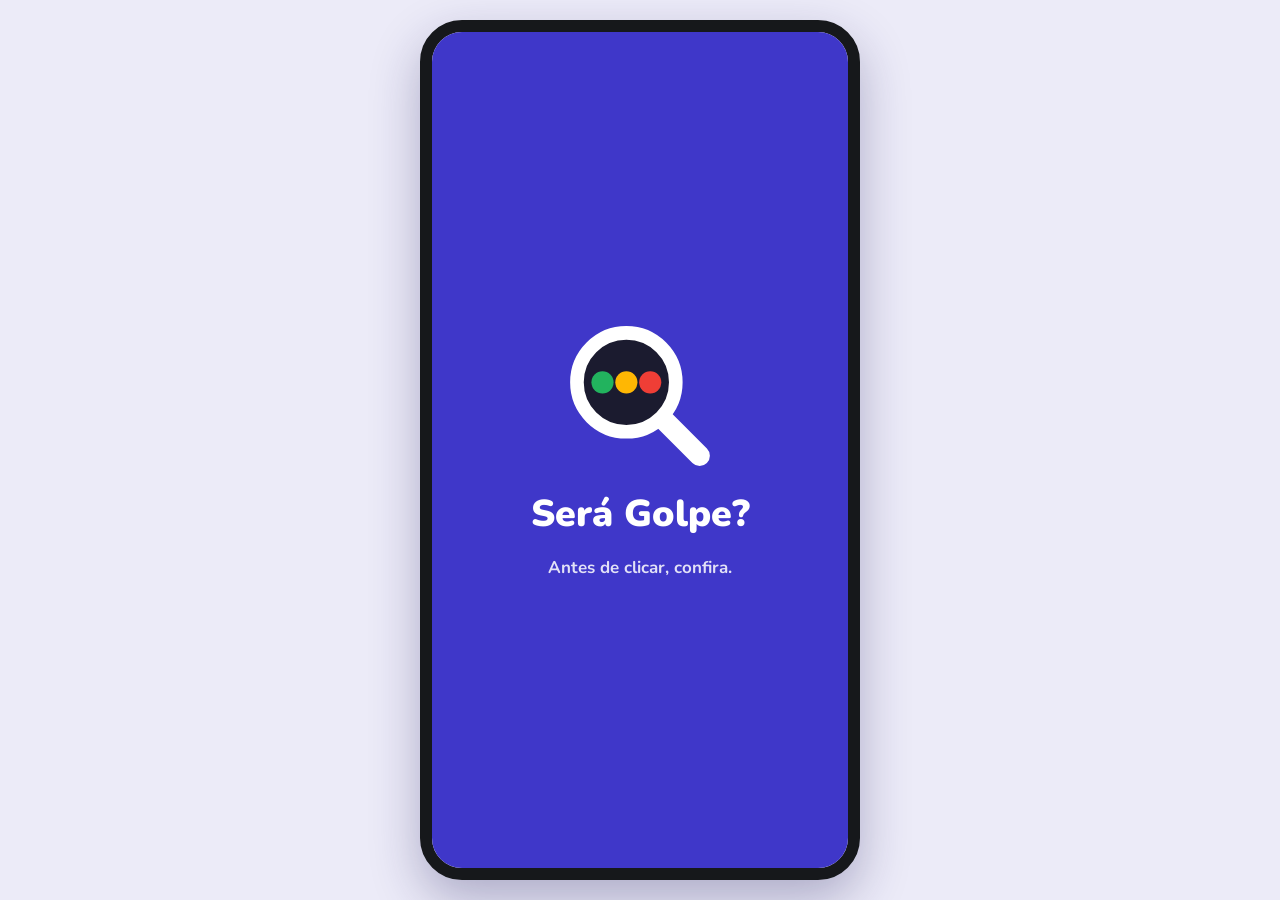
<file: app/index.html>
<!DOCTYPE html>
<html lang="pt-BR">
<head>
<meta charset="utf-8">
<meta name="viewport" content="width=device-width, initial-scale=1, viewport-fit=cover">
<title>Será Golpe?</title>
<meta name="description" content="App para ajudar pessoas idosas a reconhecer o estelionato digital.">
<meta name="theme-color" content="#3f37c9">
<meta name="mobile-web-app-capable" content="yes">
<meta name="apple-mobile-web-app-capable" content="yes">
<meta name="apple-mobile-web-app-status-bar-style" content="black-translucent">
<meta name="apple-mobile-web-app-title" content="Será Golpe?">
<link rel="manifest" href="manifest.webmanifest">
<link rel="icon" href="icones/icone.svg" type="image/svg+xml">
<link rel="apple-touch-icon" href="icones/apple-touch-icon-180.png">
<link rel="icon" href="icones/favicon.ico" sizes="any">
<link rel="preconnect" href="https://fonts.googleapis.com">
<link rel="preconnect" href="https://fonts.gstatic.com" crossorigin>
<link href="https://fonts.googleapis.com/css2?family=Nunito:wght@600;700;800;900&display=swap" rel="stylesheet">
<style>
:root{
  --ind:#3f37c9; --ind2:#2b2499; --indl:#e9e7ff;
  --g:#1f9d55; --gl:#dcf5e6; --y:#ffb703; --yd:#8a5a00; --yl:#fff1cc; --r:#e3342f; --rl:#ffe1df;
  --ink:#1b1b2f; --mut:#55566b; --line:#dcdbee; --bg:#f6f6fb;
  --pink:#d1449a; --cyan:#0f8fb3; --orange:#e8641c; --wa:#1f9d55;
}
html{font-size:17px}
html.f2{font-size:19px}
html.f3{font-size:21.5px}
*{box-sizing:border-box;margin:0;padding:0;-webkit-tap-highlight-color:transparent}
body{font-family:"Nunito","Segoe UI",Roboto,Arial,sans-serif;background:#ecebf8;color:var(--ink);min-height:100dvh;-webkit-font-smoothing:antialiased}
button{font:inherit;color:inherit;background:none;border:0;cursor:pointer}
input,textarea{font:inherit;color:inherit}
#app{position:relative;width:100%;max-width:440px;height:100dvh;margin:0 auto;background:var(--bg);overflow:hidden}
@media (min-width:700px){
  body{display:flex;align-items:center;justify-content:center;padding:20px}
  #app{height:min(900px,calc(100dvh - 40px));border-radius:42px;border:12px solid #16181b;box-shadow:0 20px 50px rgba(30,25,90,.3)}
}
.scr{position:absolute;inset:0;display:flex;flex-direction:column;animation:in .22s ease}
@keyframes in{from{opacity:0;transform:translateX(14px)}to{opacity:1;transform:none}}
.content{flex:1;overflow-y:auto;padding:calc(env(safe-area-inset-top) + 14px) 16px 22px;display:flex;flex-direction:column;gap:.75rem}
.content.nopad{padding-top:14px}
.content>*{flex-shrink:0}
svg.i{width:1.3rem;height:1.3rem;stroke:currentColor;fill:none;stroke-width:2;stroke-linecap:round;stroke-linejoin:round;flex-shrink:0}
.h1{font-size:1.55rem;font-weight:900;line-height:1.15}
.h2{font-size:1.15rem;font-weight:900}
.p{font-size:1rem;line-height:1.45}
.mut{color:var(--mut)}
.small{font-size:.85rem}
.row{display:flex;align-items:center;gap:.6rem}
.between{justify-content:space-between}
.lights{display:inline-flex;gap:4px;background:#1b1b2f;padding:5px 7px;border-radius:999px}
.lights span{width:11px;height:11px;border-radius:50%}
.card{background:#fff;border-radius:20px;padding:.9rem;box-shadow:0 2px 0 var(--line)}
.tile{background:#fff;border-radius:20px;padding:.8rem;display:flex;flex-direction:column;gap:.35rem;box-shadow:0 2px 0 var(--line);text-align:left;min-height:44px}
.tile:active,.btn:active,.key:active,.chip:active{transform:translateY(2px)}
.blob{width:3rem;height:3rem;border-radius:15px;display:flex;align-items:center;justify-content:center;color:#fff;flex-shrink:0}
.blob svg.i{width:1.6rem;height:1.6rem}
.tile .t{font-size:1rem;font-weight:900;line-height:1.15}
.tile .s{font-size:.85rem;color:var(--mut);font-weight:600}
.grid2{display:grid;grid-template-columns:1fr 1fr;gap:.6rem}
.btn{min-height:3.1rem;border-radius:16px;display:flex;align-items:center;justify-content:center;gap:.5rem;font-weight:900;font-size:1.05rem;padding:0 1rem;width:100%;transition:transform .05s}
.btn.pri{background:var(--ind);color:#fff;box-shadow:0 4px 0 var(--ind2)}
.btn.pri:disabled{background:#b9b6ec;box-shadow:0 4px 0 #a19dde;cursor:not-allowed}
.btn.out{background:#fff;color:var(--ind);border:2px solid var(--ind)}
.btn.ghost{color:var(--ind);min-height:2.75rem}
.btn.red{background:var(--r);color:#fff;box-shadow:0 4px 0 #a8201b}
.btn.green{background:var(--g);color:#fff;box-shadow:0 4px 0 #13703b}
.backbar{display:flex;align-items:center;justify-content:space-between;gap:.6rem;min-height:2.75rem}
.back{width:2.75rem;height:2.75rem;border-radius:50%;background:#fff;display:flex;align-items:center;justify-content:center;box-shadow:0 2px 0 var(--line);color:var(--ink)}
.prog{height:7px;border-radius:4px;background:var(--line);overflow:hidden}
.prog div{height:100%;border-radius:4px;background:var(--ind);transition:width .4s}
/* tabs */
.tabs{display:flex;justify-content:space-around;align-items:flex-end;background:#fff;padding:6px 4px calc(8px + env(safe-area-inset-bottom));border-top:1px solid #e3e2f2;flex-shrink:0}
.tabs button{flex:1 1 0;display:flex;flex-direction:column;align-items:center;gap:2px;font-size:.78rem;color:var(--mut);font-weight:800;min-width:0;min-height:44px;justify-content:flex-end}
.tabs button svg.i{width:1.45rem;height:1.45rem}
.tabs .on{color:var(--ind)}
.tabs .fab{flex:0 0 4rem;width:4rem;height:4rem;padding:0;gap:0;border-radius:50%;background:var(--ind);color:#fff;display:flex;align-items:center;justify-content:center;margin:-2rem .4rem 0;box-shadow:0 6px 14px rgba(63,55,201,.45);border:4px solid #fff}
.fab svg.i{width:1.8rem !important;height:1.8rem !important}
/* login */
.loginTop{background:var(--ind);color:#fff;border-radius:0 0 32px 32px;padding:calc(env(safe-area-inset-top) + 16px) 16px 22px;display:flex;flex-direction:column;align-items:center;position:relative}
.dots{display:flex;gap:14px;margin-top:14px}
.dots span{width:18px;height:18px;border-radius:50%;border:2.5px solid #fff;transition:background .15s}
.dots span.on{background:#fff}
.shake{animation:shake .35s}
@keyframes shake{25%{transform:translateX(-8px)}75%{transform:translateX(8px)}}
.keys{display:grid;grid-template-columns:repeat(3,1fr);gap:.6rem}
.key{height:3.6rem;border-radius:16px;background:#fff;display:flex;align-items:center;justify-content:center;font-size:1.6rem;font-weight:800;box-shadow:0 2px 0 var(--line)}
.aplus{position:absolute;right:14px;top:calc(env(safe-area-inset-top) + 12px);background:rgba(255,255,255,.18);color:#fff;border-radius:12px;padding:.35rem .6rem;font-weight:900;font-size:.95rem;min-height:44px;min-width:44px}
/* verify */
.mode{flex:1;align-items:center;padding:.7rem .3rem;border:2.5px solid transparent;text-align:center}
.mode.sel{border-color:var(--ind)}
.mode .blob{width:2.6rem;height:2.6rem}
.paste{background:#fff;border:2.5px dashed #b9b6ec;border-radius:18px;padding:.7rem .8rem}
.paste label{font-size:.75rem;color:var(--mut);font-weight:900;letter-spacing:.5px;display:block;margin-bottom:.2rem}
.paste textarea{width:100%;border:0;outline:0;resize:none;font-size:1rem;line-height:1.45;min-height:6.5rem;background:transparent;font-weight:600}
.chips{display:flex;flex-wrap:wrap;gap:.45rem}
.chip{background:#fff;border:2px solid var(--line);border-radius:999px;padding:.45rem .8rem;font-size:.85rem;font-weight:800;min-height:44px}
/* analyzing */
.bigLight{background:#1b1b2f;border-radius:28px;padding:12px;display:flex;flex-direction:column;gap:10px;margin:0 auto}
.bigLight span{width:3.3rem;height:3.3rem;border-radius:50%;background:#3a3a4f;transition:all .2s}
.checks div{display:flex;gap:.6rem;align-items:center;font-weight:800;opacity:.25;transition:opacity .3s;padding:.35rem 0}
.checks div.ok{opacity:1}
.checks div.ok .ck{background:var(--g);color:#fff}
.ck{width:1.6rem;height:1.6rem;border-radius:50%;background:var(--line);display:flex;align-items:center;justify-content:center}
.ck svg.i{width:1rem;height:1rem;stroke-width:3}
/* result */
.resTop{color:#fff;border-radius:0 0 32px 32px;padding:calc(env(safe-area-inset-top) + 14px) 18px 18px}
.resTop.yellow{color:var(--ink)}
.light3{background:#1b1b2f;border-radius:18px;padding:8px;display:flex;flex-direction:column;gap:6px}
.light3 span{width:1.7rem;height:1.7rem;border-radius:50%;background:#3a3a4f}
.sig{flex:1;align-items:center;padding:.6rem .3rem;text-align:center;gap:.3rem}
.sig .blob{width:2.4rem;height:2.4rem;border-radius:12px}
.sig .s{color:var(--ink) !important;font-weight:800 !important;font-size:.8rem !important;line-height:1.15}
.todo div{display:flex;gap:.55rem;align-items:flex-start;font-size:1rem;font-weight:700;padding:.3rem 0;line-height:1.3}
/* lists */
.li{display:flex;align-items:center;gap:.8rem;background:#fff;border-radius:18px;padding:.8rem;box-shadow:0 2px 0 var(--line);text-align:left;width:100%;min-height:44px}
.li .t{font-weight:900;font-size:1rem;line-height:1.2}
.li .s{font-size:.85rem;color:var(--mut);font-weight:600}
.av{width:3rem;height:3rem;border-radius:50%;display:flex;align-items:center;justify-content:center;color:#fff;font-weight:900;flex-shrink:0}
.pill{display:inline-block;font-size:.72rem;font-weight:900;padding:.15rem .55rem;border-radius:999px;background:var(--indl);color:var(--ind)}
.tog{width:3.1rem;height:1.8rem;border-radius:999px;background:#c9c8dc;position:relative;flex-shrink:0;transition:background .2s}
.tog::after{content:"";position:absolute;width:1.4rem;height:1.4rem;border-radius:50%;background:#fff;top:.2rem;left:.2rem;transition:left .2s}
.tog.on{background:var(--g)}
.tog.on::after{left:1.5rem}
.seg{display:flex;background:#ecebf8;border-radius:14px;padding:4px;gap:4px}
.seg button{flex:1;border-radius:11px;padding:.5rem .2rem;font-weight:900;min-height:44px}
.seg .on{background:#fff;color:var(--ind);box-shadow:0 2px 0 var(--line)}
/* lesson video */
.video{border-radius:20px;aspect-ratio:16/10;position:relative;overflow:hidden;color:#fff;display:flex;align-items:center;justify-content:center;text-align:center;padding:1.2rem}
.video .play{width:4.2rem;height:4.2rem;border-radius:50%;background:rgba(255,255,255,.95);color:var(--ink);display:flex;align-items:center;justify-content:center}
.video .cap{font-size:1.15rem;font-weight:900;line-height:1.3;text-shadow:0 2px 8px rgba(0,0,0,.25)}
.video .bar{position:absolute;left:0;bottom:0;height:6px;background:rgba(255,255,255,.95);width:0}
/* chat */
.chatTop{background:var(--wa);color:#fff;padding:calc(env(safe-area-inset-top) + 10px) 12px 10px;display:flex;align-items:center;gap:.6rem}
.msgs{flex:1;overflow-y:auto;padding:14px 12px;display:flex;flex-direction:column;gap:.5rem;background:#efeae2}
.bub{max-width:82%;padding:.55rem .75rem;border-radius:14px;font-size:1rem;line-height:1.4;font-weight:600;box-shadow:0 1px 0 rgba(0,0,0,.08)}
.bub.them{background:#fff;align-self:flex-start;border-top-left-radius:4px}
.bub.me{background:#d9fdd3;align-self:flex-end;border-top-right-radius:4px}
.chatIn{display:flex;gap:.5rem;padding:8px 10px calc(8px + env(safe-area-inset-bottom));background:#f0f0f0}
.chatIn input{flex:1;border:0;border-radius:999px;padding:0 1rem;min-height:3rem;outline:0}
.chatIn button{width:3rem;height:3rem;border-radius:50%;background:var(--wa);color:#fff;display:flex;align-items:center;justify-content:center}
/* sheet & toast */
.overlay{position:absolute;inset:0;background:rgba(20,18,50,.45);display:flex;align-items:flex-end;z-index:20;animation:fade .2s}
@keyframes fade{from{opacity:0}}
.sheet{background:var(--bg);width:100%;border-radius:28px 28px 0 0;padding:10px 16px calc(18px + env(safe-area-inset-bottom));display:flex;flex-direction:column;gap:.75rem;max-height:90%;overflow-y:auto;animation:up .25s ease}
@keyframes up{from{transform:translateY(40%)}}
.grab{width:44px;height:5px;border-radius:3px;background:#c9c8dc;margin:0 auto 4px}
.toast{position:absolute;left:16px;right:16px;bottom:calc(96px + env(safe-area-inset-bottom));background:#1b1b2f;color:#fff;border-radius:16px;padding:.8rem 1rem;font-weight:800;z-index:30;animation:up .2s ease;text-align:center}
.field{display:flex;flex-direction:column;gap:.25rem}
.field span{font-size:.85rem;font-weight:800;color:var(--mut)}
.field input,.field select{border:2px solid var(--line);border-radius:14px;padding:0 .9rem;min-height:3rem;background:#fff;outline:0;font-weight:700}
.field input:focus{border-color:var(--ind)}
/* splash & finger */
.splash{background:var(--ind);color:#fff;align-items:center;justify-content:center;gap:1rem}
.finger{position:absolute;inset:0;background:rgba(20,18,50,.6);z-index:25;display:flex;align-items:center;justify-content:center;animation:fade .2s}
.fbox{background:#fff;border-radius:28px;padding:1.6rem 1.4rem;width:82%;text-align:center;display:flex;flex-direction:column;align-items:center;gap:.8rem}
.fcirc{width:5.5rem;height:5.5rem;border-radius:50%;background:var(--indl);color:var(--ind);display:flex;align-items:center;justify-content:center;transition:all .3s}
.fcirc svg.i{width:3rem;height:3rem}
.fcirc.ok{background:var(--g);color:#fff}
.pulse{animation:pulse 1s infinite}
@keyframes pulse{50%{transform:scale(1.08)}}
.rec{width:5rem;height:5rem;border-radius:50%;background:var(--orange);color:#fff;display:flex;align-items:center;justify-content:center;margin:0 auto;animation:pulse 1s infinite}
.rec svg.i{width:2.4rem;height:2.4rem}
.step{display:flex;gap:.8rem;align-items:flex-start}
.num{width:2.1rem;height:2.1rem;border-radius:50%;background:var(--ind);color:#fff;font-weight:900;display:flex;align-items:center;justify-content:center;flex-shrink:0}
.law{background:var(--indl);border-radius:18px;padding:.9rem;font-size:.95rem;line-height:1.45}
.acc summary{list-style:none;font-weight:900;display:flex;justify-content:space-between;gap:.5rem;align-items:center;min-height:44px;cursor:pointer}
.acc summary::-webkit-details-marker{display:none}
.acc[open] summary .chev{transform:rotate(90deg)}
.acc p{padding-top:.4rem}
.chev{transition:transform .2s;color:var(--mut)}
.demo{font-size:.72rem;color:var(--mut);text-align:center;font-weight:700}
</style>
</head>
<body>
<svg width="0" height="0" style="position:absolute" aria-hidden="true"><defs>
  <symbol id="finger" viewBox="0 0 24 24"><path d="M12 11v4M8 9a4 4 0 018 0v5M5 12a7 7 0 0114 0v3M9 20c1-2 1-4 1-6M15 20c.5-1.5.8-3 .9-4.5"/></symbol>
  <symbol id="mic" viewBox="0 0 24 24"><rect x="9" y="3" width="6" height="11" rx="3"/><path d="M5 11a7 7 0 0014 0M12 18v3"/></symbol>
  <symbol id="news" viewBox="0 0 24 24"><rect x="3" y="4" width="18" height="16" rx="2"/><path d="M7 8h10M7 12h10M7 16h6"/></symbol>
  <symbol id="play" viewBox="0 0 24 24"><rect x="3" y="5" width="18" height="14" rx="2"/><path d="M10 9l5 3-5 3z"/></symbol>
  <symbol id="playf" viewBox="0 0 24 24"><path d="M8 5l11 7-11 7z" fill="currentColor"/></symbol>
  <symbol id="users" viewBox="0 0 24 24"><circle cx="9" cy="8" r="3"/><path d="M3 20a6 6 0 0112 0"/><circle cx="17" cy="9" r="2.5"/><path d="M16 14a5 5 0 016 5"/></symbol>
  <symbol id="help" viewBox="0 0 24 24"><circle cx="12" cy="12" r="9"/><path d="M9.5 9.5a2.5 2.5 0 015 .5c0 2-2.5 2-2.5 4M12 17h.01"/></symbol>
  <symbol id="home" viewBox="0 0 24 24"><path d="M3 11l9-7 9 7v9h-6v-6H9v6H3z"/></symbol>
  <symbol id="search" viewBox="0 0 24 24"><circle cx="11" cy="11" r="6"/><path d="M20 20l-4.5-4.5"/></symbol>
  <symbol id="alert" viewBox="0 0 24 24"><path d="M12 3l10 18H2z"/><path d="M12 10v4M12 17.5h.01"/></symbol>
  <symbol id="clip" viewBox="0 0 24 24"><rect x="6" y="4" width="12" height="17" rx="2"/><path d="M9 4V3h6v1M9 10h6M9 14h6"/></symbol>
  <symbol id="chat" viewBox="0 0 24 24"><path d="M4 20l1.5-4A8 8 0 1112 20a8 8 0 01-4-1z"/></symbol>
  <symbol id="flag" viewBox="0 0 24 24"><path d="M5 21V4h11l-2 4 2 4H5"/></symbol>
  <symbol id="cam" viewBox="0 0 24 24"><path d="M4 8h3l2-3h6l2 3h3v11H4z"/><circle cx="12" cy="13" r="3.5"/></symbol>
  <symbol id="link" viewBox="0 0 24 24"><path d="M10 14a4 4 0 006 0l3-3a4 4 0 00-6-6l-1 1"/><path d="M14 10a4 4 0 00-6 0l-3 3a4 4 0 006 6l1-1"/></symbol>
  <symbol id="phone" viewBox="0 0 24 24"><path d="M5 4h4l2 5-2.5 1.5a11 11 0 005 5L15 13l5 2v4a2 2 0 01-2 2A16 16 0 013 6a2 2 0 012-2z"/></symbol>
  <symbol id="cash" viewBox="0 0 24 24"><rect x="3" y="6" width="18" height="12" rx="2"/><circle cx="12" cy="12" r="2.5"/></symbol>
  <symbol id="x" viewBox="0 0 24 24"><path d="M6 6l12 12M18 6L6 18"/></symbol>
  <symbol id="check" viewBox="0 0 24 24"><path d="M5 12.5l4.5 4.5L19 7.5"/></symbol>
  <symbol id="del" viewBox="0 0 24 24"><path d="M9 6h11v12H9l-6-6z"/><path d="M12 10l4 4M16 10l-4 4"/></symbol>
  <symbol id="left" viewBox="0 0 24 24"><path d="M15 5l-7 7 7 7"/></symbol>
  <symbol id="right" viewBox="0 0 24 24"><path d="M9 5l7 7-7 7"/></symbol>
  <symbol id="clock" viewBox="0 0 24 24"><circle cx="12" cy="12" r="9"/><path d="M12 7v5l3 2"/></symbol>
  <symbol id="lock" viewBox="0 0 24 24"><rect x="5" y="11" width="14" height="10" rx="2"/><path d="M8 11V8a4 4 0 018 0v3"/></symbol>
  <symbol id="gift" viewBox="0 0 24 24"><rect x="3" y="8" width="18" height="5" rx="1"/><path d="M5 13v8h14v-8M12 8v13M12 8S10.5 3 8 4s0 4 4 4c4 0 6.5-3 4-4s-4 4-4 4"/></symbol>
  <symbol id="share" viewBox="0 0 24 24"><circle cx="18" cy="5" r="2.5"/><circle cx="6" cy="12" r="2.5"/><circle cx="18" cy="19" r="2.5"/><path d="M8.2 10.8l7.6-4.4M8.2 13.2l7.6 4.4"/></symbol>
  <symbol id="shh" viewBox="0 0 24 24"><circle cx="12" cy="12" r="9"/><path d="M9 10h.01M15 10h.01M9 15.5h6"/></symbol>
  <symbol id="vol" viewBox="0 0 24 24"><path d="M4 9v6h4l5 4V5L8 9z"/><path d="M16.5 8.5a5 5 0 010 7M19 6a8.5 8.5 0 010 12"/></symbol>
  <symbol id="user" viewBox="0 0 24 24"><circle cx="12" cy="8" r="4"/><path d="M4 21a8 8 0 0116 0"/></symbol>
  <symbol id="plus" viewBox="0 0 24 24"><path d="M12 5v14M5 12h14"/></symbol>
  <symbol id="send" viewBox="0 0 24 24"><path d="M4 12l16-8-6 16-2.5-6.5z"/></symbol>
  <symbol id="shield" viewBox="0 0 24 24"><path d="M12 3l8 3v6c0 5-3.5 8-8 9-4.5-1-8-4-8-9V6z"/><path d="M8.5 12l2.5 2.5 4.5-5"/></symbol>
  <symbol id="star" viewBox="0 0 24 24"><path d="M12 3l2.7 5.6 6.1.9-4.4 4.3 1 6.1L12 17l-5.4 2.9 1-6.1-4.4-4.3 6.1-.9z"/></symbol>
  <symbol id="bell" viewBox="0 0 24 24"><path d="M6 16V11a6 6 0 0112 0v5l2 2H4z"/><path d="M10 20a2 2 0 004 0"/></symbol>
  <symbol id="out" viewBox="0 0 24 24"><path d="M15 4h4v16h-4M10 8l-4 4 4 4M6 12h10"/></symbol>
  <symbol id="text" viewBox="0 0 24 24"><path d="M4 7V5h12v2M10 5v14M7 19h6M15 12v-1h6v1M18 11v8M16.5 19h3"/></symbol>
  <symbol id="hist" viewBox="0 0 24 24"><path d="M3 12a9 9 0 103-6.7L3 8"/><path d="M3 3v5h5M12 7v5l3 2"/></symbol>
  <symbol id="book" viewBox="0 0 24 24"><path d="M4 5a2 2 0 012-2h13v16H6a2 2 0 00-2 2z"/><path d="M4 19V5M8 7h7"/></symbol>
  <symbol id="logo" viewBox="6 6 88 88"><line x1="62" y1="62" x2="85" y2="85" stroke="currentColor" stroke-width="12" stroke-linecap="round"/><circle cx="42" cy="42" r="29" fill="#1b1b2f" stroke="currentColor" stroke-width="8"/><circle cx="28" cy="42" r="6.5" fill="#22b35e"/><circle cx="42" cy="42" r="6.5" fill="#ffb703"/><circle cx="56" cy="42" r="6.5" fill="#ef3e36"/></symbol>
  <symbol id="scale" viewBox="0 0 24 24"><path d="M12 3v18M7 21h10M5 7h14M5 7l-3 6a3 3 0 006 0zM19 7l-3 6a3 3 0 006 0z"/></symbol>
</defs></svg>

<div id="app"></div>

<script>
/* ============ DADOS SIMULADOS (mock) ============ */
const USER = {
  nome:'Maria das Graças Silva', apelido:'Maria', iniciais:'MG', idade:68,
  nascimento:'12/03/1958', cidade:'Fortaleza – CE', celular:'(85) 9 ••••-4321',
  plano:'Gratuito'
};
const CORES_AV = ['#d1449a','#0f8fb3','#e8641c','#1f9d55','#3f37c9','#8a46c9'];
let CONTATOS = [
  {nome:'Carlos Silva', rel:'Filho', aviso:true,  cor:'#0f8fb3', principal:true},
  {nome:'Ana Paula Silva', rel:'Filha', aviso:true,  cor:'#d1449a'},
  {nome:'Dona Neide', rel:'Vizinha', aviso:false, cor:'#e8641c'}
];
const EXEMPLOS = [
  {rot:'Filho com número novo', txt:'Oi mãe, troquei de número! Me faz um Pix de R$ 1.500 urgente? Depois te devolvo. bit.ly/pagto-urg'},
  {rot:'Conta bloqueada', txt:'BANCO: Sua conta foi BLOQUEADA por segurança. Regularize em até 2 horas no link http://banco-seguro-atualiza.xyz e informe seu CPF e senha.'},
  {rot:'Prêmio de pontos', txt:'Parabéns, Maria! Você foi sorteada no programa de pontos e ganhou um prêmio. Responda esta mensagem para saber mais.'},
  {rot:'Recado da neta', txt:'Oi vó! Chego aí no domingo pro almoço. Vou levar o bolo de milho que a senhora gosta. Beijos, Júlia'}
];
const EXEMPLOS_NOTICIA = [
  {rot:'INSS paga extra', txt:'URGENTE!!! INSS vai pagar R$ 2.000 a TODOS os aposentados. Cadastre-se no link antes que apaguem: inss-beneficio.top. Compartilhe!'},
  {rot:'Remédio milagroso', txt:'Chá de folha cura diabetes em 7 dias e os médicos não querem que você saiba! Repasse para seus amigos.'},
  {rot:'Vacina da gripe', txt:'A campanha de vacinação contra a gripe para pessoas idosas começa na segunda-feira nos postos de saúde, informou a Secretaria da Saúde.'}
];
const AULAS = [
  {id:'parente', t:'O golpe do falso parente', d:'2 min', cor:'#d1449a', ic:'users', pts:[
    'O golpista diz que é seu filho ou neto, com um número novo.',
    'Ele pede dinheiro com pressa, quase sempre por Pix.',
    'Antes de qualquer coisa, ligue para o número antigo da pessoa.',
    'Se não conseguir falar com ela, peça ajuda a outro familiar.']},
  {id:'link', t:'Como desconfiar de um link', d:'3 min', cor:'#0f8fb3', ic:'link', pts:[
    'Links encurtados, como bit.ly, escondem o endereço verdadeiro.',
    'Bancos e o governo não mandam link pedindo seus dados.',
    'Nomes estranhos ou terminados em .xyz e .top são sinal de alerta.',
    'Na dúvida, cole o link no Será Golpe? antes de abrir.']},
  {id:'codigo', t:'Nunca passe o código do WhatsApp', d:'2 min', cor:'#1f9d55', ic:'lock', pts:[
    'O código de 6 números que chega por SMS é a chave do seu WhatsApp.',
    'Quem pede esse código quer roubar sua conta.',
    'Nenhuma empresa séria pede esse código por mensagem ou ligação.',
    'Peça para a família ativar a verificação em duas etapas.']},
  {id:'banco', t:'A falsa central do banco', d:'3 min', cor:'#e8641c', ic:'phone', pts:[
    'Golpistas ligam dizendo ser do banco e falam de uma compra estranha.',
    'O banco nunca pede sua senha nem pede para você transferir dinheiro.',
    'Desligue e ligue você mesma para o número que está atrás do cartão.',
    'Nunca entregue seu cartão para um “motoboy do banco”.']},
  {id:'compras', t:'Comprar pela internet com segurança', d:'4 min', cor:'#3f37c9', ic:'cash', pts:[
    'Preço muito abaixo do normal é sinal de golpe.',
    'Prefira lojas conhecidas e o aplicativo oficial delas.',
    'Desconfie de quem só aceita Pix para pessoa física.',
    'Peça a opinião de alguém da família antes de pagar.']},
  {id:'noticia', t:'Como reconhecer uma notícia falsa', d:'3 min', cor:'#8a46c9', ic:'news', pts:[
    'Desconfie de textos com MUITAS letras maiúsculas e exclamações.',
    '“Compartilhe antes que apaguem” é sinal de notícia falsa.',
    'Procure a mesma notícia em jornais conhecidos ou sites do governo.',
    'Na dúvida, não repasse.']}
];
const ALERTAS = [
  {id:'parente', quando:'Esta semana', t:'Golpe do falso parente no WhatsApp', aula:'parente',
   txt:'Muitas pessoas estão recebendo mensagens de alguém dizendo ser filho ou neto, com um número novo, pedindo um Pix urgente. Antes de mandar qualquer dinheiro, ligue para o número antigo da pessoa.'},
  {id:'inss', quando:'Semana passada', t:'Mensagem falsa sobre benefício do INSS', aula:'link',
   txt:'Mensagens prometem valores extras para aposentados e pedem para clicar em um link e informar seus dados. Consulte seu benefício só pelo aplicativo Meu INSS ou pelo telefone 135.'},
  {id:'entrega', quando:'Há 2 semanas', t:'Taxa falsa de entrega de encomenda', aula:'compras',
   txt:'Um SMS diz que sua encomenda está retida e pede uma pequena taxa por um link. Não pague. Confira a entrega no site oficial da transportadora ou da loja.'}
];

/* ============ ANÁLISE SIMULADA (regras simples) ============ */
const SINAIS = [
  {id:'dinheiro', ic:'cash',  rot:'Pede dinheiro',            re:/(\bpix\b|transfer[eê]ncia|transfer[ea]|dep[oó]sit|boleto|\bpagu?e\b|\bpagar\b|pagamento|\btaxa\b|r\$\s?\d)/i},
  {id:'pressa',   ic:'clock', rot:'Tem pressa',               re:/(urgente|urg[eê]ncia|imediat|r[aá]pido|hoje mesmo|em at[eé] \d|antes que|[uú]ltima chance|\bem \d+ dias\b)/i},
  {id:'parente',  ic:'phone', rot:'Número novo de parente',   re:/(troquei de n[uú]mero|n[uú]mero novo|novo n[uú]mero|celular novo|meu n[uú]mero novo|salva (esse|este) n[uú]mero)/i},
  {id:'link',     ic:'link',  rot:'Link estranho',            re:/(bit\.ly|tinyurl|https?:\/\/|www\.|\b[\w-]+\.(xyz|top|click|link|info|online|site)\b|\b[\w-]+-[\w-]+\.(com|net)\b)/i},
  {id:'dados',    ic:'lock',  rot:'Pede seus dados',          re:/(senha|c[oó]digo|token|\bcpf\b|dados banc|n[uú]mero do cart|confirme seus dados|atualize seus dados|informe seu)/i},
  {id:'ameaca',   ic:'alert', rot:'Ameaça de bloqueio',       re:/(bloquead|bloqueio|suspens|cancelad|irregular|\bmulta\b|retid|pend[eê]ncia)/i},
  {id:'premio',   ic:'gift',  rot:'Promessa boa demais',      re:/(parab[eé]ns|ganhou|pr[eê]mio|sortead|brinde|gr[aá]tis|valor a receber|dinheiro esquecido|\bcura\b|milagr)/i},
  {id:'segredo',  ic:'shh',   rot:'Pede segredo',             re:/(n[aã]o conta (pra|para)|segredo|n[aã]o fala (pra|para)|entre n[oó]s|n[aã]o querem que voc[eê] saiba)/i},
  {id:'espalhar', ic:'share', rot:'Pede para espalhar',       re:/(compartilhe|repasse|encaminhe|antes que apaguem|a m[ií]dia n[aã]o mostra|!!!)/i}
];
const GRAVES = ['dinheiro','link','dados','parente'];
function analisar(texto, tipo){
  const achados = SINAIS.filter(s => s.re.test(texto));
  const n = achados.length, graves = achados.filter(s => GRAVES.includes(s.id)).length;
  let nivel = 'verde';
  if (n >= 3 || (n >= 2 && graves >= 1)) nivel = 'vermelho';
  else if (n >= 1) nivel = 'amarelo';
  return {nivel, achados, tipo, texto};
}
function oQueFazer(r){
  const ids = r.achados.map(s => s.id), L = [];
  const no = t => L.push({ok:false,t}), yes = t => L.push({ok:true,t});
  if (r.nivel === 'verde'){
    yes(r.tipo==='noticia' ? 'Mesmo assim, veja se a notícia está em um jornal conhecido' : 'Pode seguir normalmente');
    yes('Se depois pedirem dinheiro ou dados, verifique de novo');
    return L;
  }
  if (ids.includes('link')) no('Não clique no link');
  if (ids.includes('dinheiro')) no('Não faça Pix nem pagamento');
  if (ids.includes('dados')) no('Nunca passe senha, CPF ou códigos');
  if (ids.includes('premio')) no('Não pague nada para receber prêmio');
  if (ids.includes('espalhar')) no('Não repasse esta mensagem');
  if (ids.includes('parente')) yes('Ligue para seu parente no número antigo');
  if (ids.includes('ameaca')) yes('Ligue para o banco pelo número atrás do cartão');
  if (r.tipo==='noticia') yes('Procure a notícia em um jornal conhecido');
  yes('Na dúvida, fale com sua família');
  return L.slice(0,4);
}
const NIVEIS = {
  vermelho:{cor:'var(--r)', tema:'#e3342f', kicker:'SINAL VERMELHO', t:'É golpe!', tn:'Notícia falsa!', s:'Pare. Não faça nada ainda.', sn:'Não acredite e não repasse.', luz:2, brilho:'#ff5a52'},
  amarelo: {cor:'var(--y)', tema:'#ffb703', kicker:'SINAL AMARELO', t:'Cuidado!', tn:'Cuidado!', s:'Pode ser golpe. Confira antes de agir.', sn:'Pode ser falsa. Confira antes de acreditar.', luz:1, brilho:'#ffd34d'},
  verde:   {cor:'var(--g)', tema:'#1f9d55', kicker:'SINAL VERDE', t:'Parece seguro', tn:'Parece confiável', s:'Não encontramos sinais de golpe.', sn:'Não encontramos sinais de notícia falsa.', luz:0, brilho:'#4ade80'}
};

/* ============ ESTADO ============ */
const LS = {
  get(k,d){ try{ const v = localStorage.getItem('sg_'+k); return v===null ? d : JSON.parse(v); }catch(e){ return d; } },
  set(k,v){ try{ localStorage.setItem('sg_'+k, JSON.stringify(v)); }catch(e){} }
};
const S = {
  fonte: LS.get('fonte', 1), digital: LS.get('digital', true), voz: LS.get('voz', false),
  aulas: new Set(LS.get('aulas', [])), historico: LS.get('historico', []),
  rascunho:'', modo:'colar', ultimo:null
};
CONTATOS = LS.get('contatos', CONTATOS);
function salvar(){ LS.set('fonte',S.fonte); LS.set('digital',S.digital); LS.set('voz',S.voz); LS.set('aulas',[...S.aulas]); LS.set('historico',S.historico.slice(0,30)); LS.set('contatos',CONTATOS); }
function aplicaFonte(){ document.documentElement.className = S.fonte===1 ? '' : 'f'+S.fonte; }
aplicaFonte();

/* ============ UTILITÁRIOS ============ */
const $ = s => document.querySelector(s);
const app = $('#app');
const ic = (id, extra='') => `<svg class="i" ${extra}><use href="#${id}"/></svg>`;
const esc = s => String(s).replace(/[&<>"']/g, c => ({'&':'&amp;','<':'&lt;','>':'&gt;','"':'&quot;',"'":'&#39;'}[c]));
const logo = (tam, cor='#fff') => `<svg width="${tam}" height="${tam}" style="color:${cor};flex-shrink:0" aria-hidden="true"><use href="#logo"/></svg>`;
const logoApp = (tam) => `<span style="width:${tam};height:${tam};border-radius:28%;background:var(--ind);display:inline-flex;align-items:center;justify-content:center;flex-shrink:0" aria-hidden="true">${logo('68%')}</span>`;
const luzes = () => `<div class="lights" aria-hidden="true"><span style="background:var(--g)"></span><span style="background:var(--y)"></span><span style="background:var(--r)"></span></div>`;
const iniciais = n => n.split(' ').filter(Boolean).slice(0,2).map(p=>p[0]).join('').toUpperCase();
function tema(cor){ document.querySelector('meta[name=theme-color]').setAttribute('content', cor); }
function toast(msg){ document.querySelectorAll('.toast').forEach(t=>t.remove()); const t=document.createElement('div'); t.className='toast'; t.setAttribute('role','status'); t.textContent=msg; app.appendChild(t); setTimeout(()=>t.remove(),2600); }
function falar(texto){
  try{ if(!('speechSynthesis' in window)) return toast('Seu celular não tem leitura em voz alta.');
    speechSynthesis.cancel(); const u = new SpeechSynthesisUtterance(texto); u.lang='pt-BR'; u.rate=.92; speechSynthesis.speak(u);
  }catch(e){ toast('Não foi possível ler em voz alta.'); }
}
function sheet(html, montar){
  const o = document.createElement('div'); o.className='overlay';
  o.innerHTML = `<div class="sheet" role="dialog" aria-modal="true"><div class="grab"></div>${html}</div>`;
  o.addEventListener('click', e => { if(e.target===o) o.remove(); });
  app.appendChild(o); montar && montar(o); return o;
}
function confirmar(titulo, texto, acaoRot, acao){
  const o = sheet(`<div class="h2">${titulo}</div><p class="p mut">${texto}</p>
    <button class="btn pri" data-ok>${acaoRot}</button><button class="btn ghost" data-x>Cancelar</button>`);
  o.querySelector('[data-ok]').onclick = () => { o.remove(); acao(); };
  o.querySelector('[data-x]').onclick = () => o.remove();
}

/* ============ NAVEGAÇÃO ============ */
let pilha = [];
function go(nome, p={}, opt={}){
  if (opt.raiz){ pilha = [{nome,p}]; }
  else if (opt.troca){ pilha[pilha.length-1] = {nome,p}; }
  else { pilha.push({nome,p}); history.pushState({n:pilha.length}, ''); }
  render();
}
function voltar(){ if (pilha.length > 1) history.back(); else go('inicio',{},{raiz:true}); }
window.addEventListener('popstate', () => {
  document.querySelectorAll('.overlay,.finger').forEach(o=>o.remove());
  if (pilha.length > 1){ pilha.pop(); render(); }
  else history.pushState({n:1}, '');
});
let limpar = null;
function render(){
  if (limpar){ limpar(); limpar = null; }
  try{ speechSynthesis.cancel(); }catch(e){}
  const {nome, p} = pilha[pilha.length-1];
  const v = TELAS[nome](p);
  app.innerHTML = `<div class="scr" data-tela="${nome}">${v.html}</div>`;
  tema(v.tema || '#f6f6fb');
  bind();
  v.montar && v.montar();
}
function bind(){
  app.querySelectorAll('[data-go]').forEach(b => b.onclick = () => go(b.dataset.go, b.dataset.p ? JSON.parse(b.dataset.p) : {}));
  app.querySelectorAll('[data-back]').forEach(b => b.onclick = voltar);
  app.querySelectorAll('[data-tab]').forEach(b => b.onclick = () => go(b.dataset.tab, {}, {raiz: b.dataset.tab==='inicio'}));
}
const voltarBar = (dir='') => `<div class="backbar"><button class="back" data-back aria-label="Voltar">${ic('left')}</button>${dir}</div>`;
function abas(ativa){
  const t = (id, icone, rot) => `<button data-tab="${id}" class="${ativa===id?'on':''}" ${ativa===id?'aria-current="page"':''}>${ic(icone)}${rot}</button>`;
  return `<nav class="tabs">${t('inicio','home','Início')}${t('aprender','play','Aprender')}
    <button class="fab" data-tab="verificar" aria-label="Verificar mensagem">${ic('search')}</button>
    ${t('familia','users','Família')}${t('ajuda','help','Ajuda')}</nav>`;
}

/* ============ TELAS ============ */
const TELAS = {};

/* Abertura (splash) */
TELAS.splash = () => ({ tema:'#3f37c9', html:`
  <div class="scr splash" style="position:absolute;inset:0;display:flex">
    <svg viewBox="6 6 88 88" width="150" height="150" aria-hidden="true"><line x1="62" y1="62" x2="85" y2="85" stroke="#fff" stroke-width="12" stroke-linecap="round"/><circle cx="42" cy="42" r="29" fill="#1b1b2f" stroke="#fff" stroke-width="8"/><circle id="l0" cx="28" cy="42" r="6.5" fill="#3a3a4f"/><circle id="l1" cx="42" cy="42" r="6.5" fill="#3a3a4f"/><circle id="l2" cx="56" cy="42" r="6.5" fill="#3a3a4f"/></svg>
    <div style="font-size:2.2rem;font-weight:900">Será Golpe?</div>
    <div style="opacity:.85;font-weight:700">Antes de clicar, confira.</div>
  </div>`,
  montar(){
    const cores = ['#22b35e','#ffb703','#ef3e36']; let i = 0;
    const t = setInterval(() => { [0,1,2].forEach(k => { const e=$('#l'+k); if(e){ e.setAttribute('fill', k<=i ? cores[k] : '#3a3a4f'); } }); i++; }, 330);
    const t2 = setTimeout(() => go('entrar',{},{troca:true}), 1500);
    limpar = () => { clearInterval(t); clearTimeout(t2); };
  }
});

/* T-01 Entrar */
TELAS.entrar = () => {
  let pin = '';
  return { tema:'#3f37c9', html:`
  <div class="loginTop">
    <button class="aplus" id="aplus" aria-label="Aumentar o tamanho da letra">A+</button>
    ${logo('4.2rem')}
    <div style="font-size:1.8rem;font-weight:900;margin-top:.3rem">Será Golpe?</div>
    <div style="opacity:.9;font-weight:700">Olá, ${USER.apelido}! Digite sua senha</div>
    <div class="dots" id="dots" aria-live="polite"><span></span><span></span><span></span><span></span></div>
  </div>
  <div class="content nopad" style="justify-content:space-between">
    <div class="keys" id="keys">
      ${[1,2,3,4,5,6,7,8,9].map(n=>`<button class="key" data-k="${n}">${n}</button>`).join('')}
      <button class="key" id="dig" style="background:var(--ind);color:#fff;box-shadow:0 2px 0 var(--ind2)" aria-label="Entrar com a digital">${ic('finger','style="width:1.8rem;height:1.8rem"')}</button>
      <button class="key" data-k="0">0</button>
      <button class="key" id="apaga" style="color:var(--mut)" aria-label="Apagar">${ic('del','style="width:1.7rem;height:1.7rem"')}</button>
    </div>
    <div style="display:flex;flex-direction:column;gap:.2rem">
      <button class="btn ghost" id="esqueci">Esqueci minha senha</button>
      <button class="btn ghost" id="ajudaLogin" style="color:var(--mut)">${ic('help')}Preciso de ajuda</button>
      <p class="demo">Protótipo de demonstração · qualquer senha de 4 números entra</p>
    </div>
  </div>`,
  montar(){
    const dots = () => $('#dots').querySelectorAll('span').forEach((d,i)=>d.classList.toggle('on', i < pin.length));
    const entrar = () => { S.rascunho=''; go('inicio',{},{raiz:true}); setTimeout(()=>toast(`Bem-vinda de volta, ${USER.apelido}!`),300); };
    app.querySelectorAll('[data-k]').forEach(b => b.onclick = () => {
      if (pin.length >= 4) return; pin += b.dataset.k; dots();
      if (pin.length === 4) setTimeout(entrar, 250);
    });
    $('#apaga').onclick = () => { pin = pin.slice(0,-1); dots(); };
    $('#dig').onclick = () => digital(entrar);
    $('#aplus').onclick = () => { S.fonte = S.fonte % 3 + 1; aplicaFonte(); salvar(); toast(['Letra normal','Letra grande','Letra muito grande'][S.fonte-1]); };
    $('#esqueci').onclick = () => sheet(`<div class="h2">Esqueceu a senha?</div>
      <p class="p">Vamos enviar um código por SMS para o seu celular <b>${USER.celular}</b>.</p>
      <p class="p mut">Se preferir, peça ajuda ao seu filho Carlos, que é sua pessoa de confiança.</p>
      <button class="btn pri" onclick="this.closest('.overlay').remove();toast('Código enviado por SMS (demonstração)')">Enviar código</button>`);
    $('#ajudaLogin').onclick = () => go('ajuda');
  }};
};
function digital(depois){
  const f = document.createElement('div'); f.className='finger';
  f.innerHTML = `<div class="fbox"><div class="fcirc pulse" id="fc">${ic('finger')}</div>
    <div class="h2" id="ft">Encoste o dedo no leitor</div><p class="mut small">Entrar com a digital</p></div>`;
  app.appendChild(f);
  setTimeout(() => { const c=$('#fc'); if(!c) return; c.classList.remove('pulse'); c.classList.add('ok'); c.innerHTML=ic('check'); $('#ft').textContent='Pronto!'; }, 1100);
  setTimeout(() => { f.remove(); depois(); }, 1700);
}

/* T-02 Início */
TELAS.inicio = () => { const a = ALERTAS[0]; return { html:`
  <div class="content">
    <div class="row between">
      <div><div class="h1">Oi, ${USER.apelido}!</div><div class="mut small" style="font-weight:700">Que bom te ver por aqui.</div></div>
      <button class="row" data-go="perfil" aria-label="Meu perfil">${logoApp('2.2rem')}<span class="av" style="background:var(--pink);width:2.75rem;height:2.75rem;font-size:.95rem">${USER.iniciais}</span></button>
    </div>
    <button class="tile" data-go="alerta" data-p='{"id":"${a.id}"}' style="background:var(--y);flex-direction:row;align-items:center;gap:.7rem;box-shadow:0 2px 0 #d99a00">
      <div class="blob" style="background:#fff;color:#b07800;width:2.6rem;height:2.6rem">${ic('alert')}</div>
      <div style="line-height:1.3;flex:1"><b>Atenção esta semana!</b><br>${a.t}.</div>${ic('right')}
    </button>
    <button class="tile" data-tab="verificar" style="flex-direction:row;align-items:center;gap:.8rem;background:var(--ind);box-shadow:0 4px 0 var(--ind2);padding:1rem .9rem">
      <div class="blob" style="background:rgba(255,255,255,.18)">${ic('search')}</div>
      <div><div class="t" style="color:#fff;font-size:1.15rem">Verificar mensagem ou link</div><div class="s" style="color:#d7d5ff">Descubra se é golpe</div></div>
    </button>
    <div class="grid2">
      <button class="tile" data-go="noticia"><div class="blob" style="background:var(--cyan)">${ic('news')}</div><div class="t">Notícia</div><div class="s">É verdade?</div></button>
      <button class="tile" data-tab="aprender"><div class="blob" style="background:var(--orange)">${ic('play')}</div><div class="t">Aprender</div><div class="s">Vídeos curtos</div></button>
      <button class="tile" data-tab="familia"><div class="blob" style="background:var(--pink)">${ic('users')}</div><div class="t">Família</div><div class="s">Quem me ajuda</div></button>
      <button class="tile" data-go="chat"><div class="blob" style="background:var(--wa)">${ic('chat')}</div><div class="t">Atendente</div><div class="s">Pelo WhatsApp</div></button>
    </div>
    <button class="li" data-go="alertas"><div class="blob" style="background:var(--indl);color:var(--ind);width:2.6rem;height:2.6rem">${ic('bell')}</div>
      <div style="flex:1"><div class="t">Alertas de golpes</div><div class="s">${ALERTAS.length} alertas recentes</div></div>${ic('right')}</button>
    <button class="li" data-go="denunciar"><div class="blob" style="background:var(--rl);color:var(--r);width:2.6rem;height:2.6rem">${ic('flag')}</div>
      <div style="flex:1"><div class="t">Caí em um golpe</div><div class="s">Veja o que fazer e como denunciar</div></div>${ic('right')}</button>
  </div>${abas('inicio')}`}; };

/* T-03 Verificar (passo 1 de 2) */
TELAS.verificar = (p) => { const noticia = p.tipo==='noticia'; const ex = noticia ? EXEMPLOS_NOTICIA : EXEMPLOS; return { html:`
  <div class="content">
    ${voltarBar(`<div class="small mut" style="font-weight:800">Passo 1 de 2</div>`)}
    <div class="prog"><div style="width:50%"></div></div>
    <div class="h1">${noticia ? 'Qual notícia você recebeu?' : 'Mostre o que você recebeu'}</div>
    <div class="row" style="gap:.5rem">
      <button class="tile mode ${S.modo==='colar'?'sel':''}" data-m="colar"><div class="blob" style="background:var(--ind)">${ic('clip')}</div><div class="t" style="font-size:.95rem">Colar</div></button>
      <button class="tile mode ${S.modo==='falar'?'sel':''}" data-m="falar"><div class="blob" style="background:var(--orange)">${ic('mic')}</div><div class="t" style="font-size:.95rem">Falar</div></button>
      <button class="tile mode ${S.modo==='foto'?'sel':''}" data-m="foto"><div class="blob" style="background:var(--cyan)">${ic('cam')}</div><div class="t" style="font-size:.95rem">Foto</div></button>
    </div>
    <div class="paste"><label for="txt">${noticia?'NOTÍCIA':'MENSAGEM'} RECEBIDA</label>
      <textarea id="txt" placeholder="${noticia?'Cole ou escreva aqui a notícia…':'Cole aqui a mensagem ou o link…'}">${esc(S.rascunho)}</textarea></div>
    <div class="small mut" style="font-weight:800">Ou teste com um exemplo:</div>
    <div class="chips">${ex.map((e,i)=>`<button class="chip" data-ex="${i}">${e.rot}</button>`).join('')}</div>
    <button class="btn pri" id="ver" style="font-size:1.15rem;margin-top:.2rem">${ic('search')}Será golpe?</button>
    <div class="row small mut" style="gap:.4rem;font-weight:700;justify-content:center">${ic('lock','style="width:1rem;height:1rem"')}Só olhamos o que você mostrar aqui.</div>
  </div>${abas(noticia?'':'verificar')}`,
  montar(){
    const tx = $('#txt'), bt = $('#ver');
    const upd = () => { S.rascunho = tx.value; bt.disabled = tx.value.trim().length < 3; };
    tx.oninput = upd; upd();
    app.querySelectorAll('[data-ex]').forEach(b => b.onclick = () => { tx.value = ex[+b.dataset.ex].txt; upd(); });
    app.querySelectorAll('[data-m]').forEach(b => b.onclick = () => {
      S.modo = b.dataset.m; app.querySelectorAll('.mode').forEach(m=>m.classList.toggle('sel', m===b));
      if (S.modo==='colar') colar(tx, upd);
      if (S.modo==='falar') ouvir(tx, upd, ex[0].txt);
      if (S.modo==='foto') foto(tx, upd, ex[noticia?0:1].txt);
    });
    bt.onclick = () => go('analisando', {tipo: noticia?'noticia':'mensagem'});
  }}; };
TELAS.noticia = () => TELAS.verificar({tipo:'noticia'});
async function colar(tx, upd){
  try{ const t = await navigator.clipboard.readText(); if (t && t.trim()){ tx.value = t; upd(); toast('Mensagem colada!'); return; } }catch(e){}
  tx.focus(); toast('Toque e segure na caixa e escolha “Colar”.');
}
function ouvir(tx, upd, exemplo){
  const o = sheet(`<div class="h2" style="text-align:center">Pode falar, estou ouvindo…</div>
    <div class="rec">${ic('mic')}</div><p class="p mut" style="text-align:center" id="ouv">Leia em voz alta a mensagem que você recebeu.</p>
    <button class="btn out" data-x>Parar</button>`);
  let feito = false;
  const fim = (texto) => { if (feito) return; feito = true; o.remove(); if (texto){ tx.value = texto; upd(); toast('Pronto! Transcrevemos sua fala.'); } };
  const simular = () => setTimeout(() => fim(exemplo), 2600);
  o.querySelector('[data-x]').onclick = () => fim(tx.value ? '' : exemplo);
  const SR = window.SpeechRecognition || window.webkitSpeechRecognition;
  if (!SR) return simular();
  try{
    const r = new SR(); r.lang='pt-BR'; r.interimResults=true; let final='';
    r.onresult = e => { final = [...e.results].map(x=>x[0].transcript).join(' '); const el=$('#ouv'); if(el) el.textContent='“'+final+'”'; };
    r.onerror = () => simular();
    r.onend = () => { if (final.trim()) fim(final); else if(!feito) simular(); };
    r.start();
  }catch(e){ simular(); }
}
function foto(tx, upd, exemplo){
  const inp = document.createElement('input'); inp.type='file'; inp.accept='image/*';
  inp.onchange = () => {
    const o = sheet(`<div class="h2" style="text-align:center">Lendo o texto da foto…</div>
      <div class="fcirc pulse" style="margin:0 auto;background:#d6f1fa;color:var(--cyan)">${ic('cam')}</div>
      <p class="p mut" style="text-align:center">Isso leva só um instante.</p>`);
    setTimeout(() => { o.remove(); tx.value = exemplo; upd(); toast('Texto da foto encontrado!'); }, 2000);
  };
  inp.click();
}

/* Passo 2 de 2: analisando */
TELAS.analisando = (p) => { const noticia = p.tipo==='noticia'; return { html:`
  <div class="content">
    <div class="backbar"><span></span><div class="small mut" style="font-weight:800">Passo 2 de 2</div></div>
    <div class="prog"><div style="width:100%"></div></div>
    <div class="h1" style="text-align:center;margin-top:.6rem">${noticia?'Conferindo a notícia…':'Analisando a mensagem…'}</div>
    <div class="bigLight" style="margin:.8rem auto"><span id="a0"></span><span id="a1"></span><span id="a2"></span></div>
    <div class="card checks" id="cks">
      <div>${'<span class="ck">'+ic('check')+'</span>'}Procurando pedidos de dinheiro</div>
      <div>${'<span class="ck">'+ic('check')+'</span>'}Conferindo links e endereços</div>
      <div>${'<span class="ck">'+ic('check')+'</span>'}${noticia?'Procurando sinais de notícia falsa':'Procurando pressa e ameaças'}</div>
      <div>${'<span class="ck">'+ic('check')+'</span>'}Comparando com golpes conhecidos</div>
    </div>
  </div>`,
  montar(){
    const cores=['#ef3e36','#ffb703','#22b35e']; let i=0;
    const t = setInterval(() => { [0,1,2].forEach(k=>{ const e=$('#a'+k); if(e){ const on = k===i%3; e.style.background = on?cores[k]:'#3a3a4f'; e.style.boxShadow = on?`0 0 18px ${cores[k]}`:'none'; } }); i++; }, 280);
    const cks = app.querySelectorAll('#cks > div');
    const tt = [...cks].map((c,k) => setTimeout(()=>c.classList.add('ok'), 450 + k*450));
    const fim = setTimeout(() => {
      const r = analisar(S.rascunho, p.tipo); S.ultimo = r;
      S.historico.unshift({texto:S.rascunho.slice(0,120), nivel:r.nivel, tipo:p.tipo, quando:new Date().toLocaleString('pt-BR',{day:'2-digit',month:'2-digit',hour:'2-digit',minute:'2-digit'})});
      salvar(); go('resultado', {}, {troca:true});
    }, 2500);
    limpar = () => { clearInterval(t); tt.forEach(clearTimeout); clearTimeout(fim); };
  }}; };

/* T-04 Resultado */
TELAS.resultado = () => {
  const r = S.ultimo; if (!r) return TELAS.inicio();
  const N = NIVEIS[r.nivel], noticia = r.tipo==='noticia', lista = oQueFazer(r);
  const titulo = noticia ? N.tn : N.t, sub = noticia ? N.sn : N.s;
  const luz = [0,1,2].map(k => { const ativo = (2-k)===N.luz; return `<span style="${ativo?`background:${N.brilho};box-shadow:0 0 14px 4px ${N.brilho}`:''}"></span>`; }).join('');
  const sinais = r.achados.slice(0,3).map(s => `<div class="tile sig"><div class="blob" style="background:var(--rl);color:var(--r)">${ic(s.ic)}</div><div class="s">${s.rot}</div></div>`).join('');
  const fala = `${N.kicker.toLowerCase()}. ${titulo} ${sub} ${r.achados.length?'Sinais que encontramos: '+r.achados.map(s=>s.rot).join(', ')+'.':''} O que fazer: ${lista.map(l=>l.t).join('. ')}.`;
  return { tema:N.tema, html:`
  <div class="resTop ${r.nivel==='amarelo'?'yellow':''}" style="background:${N.cor}">
    <div class="row between" style="margin-bottom:.4rem">
      <button class="back" data-tab="inicio" aria-label="Voltar ao início" style="width:2.6rem;height:2.6rem">${ic('x')}</button>
      <button class="row" id="ouvir" style="background:rgba(255,255,255,.22);border-radius:999px;padding:.45rem .85rem;font-weight:900;min-height:44px">${ic('vol')}Ouvir</button>
    </div>
    <div class="row" style="gap:1rem;align-items:center">
      <div class="light3">${luz}</div>
      <div><div style="font-size:.85rem;font-weight:900;letter-spacing:1px;opacity:.9">${N.kicker}</div>
        <div style="font-size:2rem;font-weight:900;line-height:1.05">${titulo}</div>
        <div style="font-weight:700;opacity:.95;margin-top:.2rem">${sub}</div></div>
    </div>
  </div>
  <div class="content nopad" style="gap:.65rem">
    ${r.achados.length ? `<div class="h2" style="font-size:1rem">Sinais que encontramos</div><div class="row" style="gap:.45rem;align-items:stretch">${sinais}</div>
      ${r.achados.length>3?`<div class="small mut" style="font-weight:700">E mais: ${r.achados.slice(3).map(s=>s.rot.toLowerCase()).join(', ')}.</div>`:''}` :
      `<div class="card row" style="gap:.7rem"><div class="blob" style="background:var(--gl);color:var(--g)">${ic('shield')}</div><div class="p" style="font-weight:700">Não pede dinheiro, dados nem tem link estranho.</div></div>`}
    <div class="h2" style="font-size:1rem">O que fazer</div>
    <div class="card todo">${lista.map(l=>`<div><span style="color:${l.ok?'var(--g)':'var(--r)'}">${ic(l.ok?'check':'x','style="stroke-width:3"')}</span>${l.t}</div>`).join('')}</div>
    ${r.nivel!=='verde' ? `
      <button class="btn pri" id="avisar">${ic('users')}Avisar minha família</button>
      ${r.nivel==='vermelho' && !noticia ? `<button class="btn out" data-go="denunciar">${ic('flag')}Já caí no golpe: como denunciar</button>` : ''}
      <button class="btn ghost" data-tab="inicio">${ic('home')}Voltar ao início</button>` : `
      <button class="btn green" data-tab="inicio">${ic('home')}Voltar ao início</button>
      <button class="btn out" id="outra">${ic('search')}Verificar outra</button>`}
    <p class="demo">O Será Golpe? aponta sinais de risco. Na dúvida, fale com sua família.</p>
  </div>`,
  montar(){
    $('#ouvir').onclick = () => falar(fala);
    if (S.voz) setTimeout(()=>falar(fala), 400);
    const av = $('#avisar'); if (av) av.onclick = () => avisarFamilia(r);
    const ou = $('#outra'); if (ou) ou.onclick = () => { S.rascunho=''; go(r.tipo==='noticia'?'noticia':'verificar',{},{troca:true}); };
  }};
};
function avisarFamilia(r){
  const sel = new Set(CONTATOS.map((c,i)=>c.aviso?i:-1).filter(i=>i>=0));
  const msg = `${USER.apelido} recebeu ${r.tipo==='noticia'?'uma notícia':'uma mensagem'} que parece golpe (${NIVEIS[r.nivel].kicker.toLowerCase()}). Ligue para ela quando puder.`;
  const o = sheet(`<div class="h2">Avisar minha família</div>
    <p class="p mut">Quem deve receber o aviso?</p>
    <div style="display:flex;flex-direction:column;gap:.5rem">${CONTATOS.map((c,i)=>`
      <button class="li" data-c="${i}" aria-pressed="${sel.has(i)}"><span class="av" style="background:${c.cor}">${iniciais(c.nome)}</span>
      <div style="flex:1"><div class="t">${esc(c.nome)}</div><div class="s">${esc(c.rel)}</div></div>
      <span class="ck" style="${sel.has(i)?'background:var(--g);color:#fff':''}">${ic('check')}</span></button>`).join('')}</div>
    <div class="card small" style="background:var(--indl)"><b>Mensagem que será enviada:</b><br>“${esc(msg)}”</div>
    <button class="btn pri" id="env">${ic('send')}Enviar aviso</button>`, (ov) => {
      ov.querySelectorAll('[data-c]').forEach(b => b.onclick = () => {
        const i = +b.dataset.c; sel.has(i) ? sel.delete(i) : sel.add(i);
        b.setAttribute('aria-pressed', sel.has(i)); const ck = b.querySelector('.ck');
        ck.style.background = sel.has(i)?'var(--g)':''; ck.style.color = sel.has(i)?'#fff':'';
        ov.querySelector('#env').disabled = sel.size===0;
      });
      ov.querySelector('#env').onclick = () => {
        const nomes = [...sel].map(i=>CONTATOS[i].nome.split(' ')[0]);
        ov.querySelector('.sheet').innerHTML = `<div class="grab"></div>
          <div class="fcirc ok" style="margin:.6rem auto">${ic('check')}</div>
          <div class="h1" style="text-align:center">Aviso enviado!</div>
          <p class="p" style="text-align:center">${nomes.join(' e ')} ${nomes.length>1?'foram avisados':'foi avisado(a)'}. Eles vão entrar em contato com você.</p>
          <button class="btn pri" id="ok">Entendi</button>`;
        ov.querySelector('#ok').onclick = () => ov.remove();
      };
  });
}

/* Alertas */
TELAS.alertas = () => ({ html:`
  <div class="content">${voltarBar()}
    <div class="h1">Alertas de golpes</div><p class="p mut">Golpes que estão acontecendo agora. Fique de olho!</p>
    ${ALERTAS.map((a,i)=>`<button class="li" data-go="alerta" data-p='{"id":"${a.id}"}'>
      <div class="blob" style="background:${i===0?'var(--y)':'var(--yl)'};color:#8a5a00;width:2.8rem;height:2.8rem">${ic('alert')}</div>
      <div style="flex:1"><span class="pill" style="${i===0?'background:var(--y);color:var(--ink)':''}">${a.quando}</span><div class="t" style="margin-top:.2rem">${a.t}</div></div>${ic('right')}</button>`).join('')}
  </div>${abas('')}`});
TELAS.alerta = (p) => { const a = ALERTAS.find(x=>x.id===p.id) || ALERTAS[0]; const au = AULAS.find(x=>x.id===a.aula); return { html:`
  <div class="content">${voltarBar()}
    <span class="pill" style="background:var(--y);color:var(--ink);align-self:flex-start">${a.quando}</span>
    <div class="h1">${a.t}</div>
    <div class="card p">${a.txt}</div>
    <div class="row" style="gap:.5rem"><button class="btn out" id="ouvA" style="flex:1">${ic('vol')}Ouvir</button></div>
    ${au?`<div class="h2">Aprenda mais</div><button class="li" data-go="aula" data-p='{"id":"${au.id}"}'><div class="blob" style="background:${au.cor}">${ic('play')}</div><div style="flex:1"><div class="t">${au.t}</div><div class="s">Vídeo de ${au.d}</div></div>${ic('right')}</button>`:''}
    <button class="btn pri" data-tab="verificar">${ic('search')}Recebi algo assim: verificar</button>
  </div>${abas('')}`, montar(){ $('#ouvA').onclick = () => falar(a.t+'. '+a.txt); } }; };

/* Aprender */
TELAS.aprender = () => { const n = AULAS.filter(a=>S.aulas.has(a.id)).length; return { html:`
  <div class="content">
    <div class="h1">Aprender</div>
    <p class="p mut">Vídeos curtos para se proteger dos golpes.</p>
    <div class="card"><div class="row between"><b>Seu progresso</b><span class="pill">${n} de ${AULAS.length} vídeos</span></div>
      <div class="prog" style="margin-top:.6rem"><div style="width:${n/AULAS.length*100}%;background:var(--g)"></div></div></div>
    ${AULAS.map(a=>`<button class="li" data-go="aula" data-p='{"id":"${a.id}"}'>
      <div class="blob" style="background:${a.cor}">${ic(a.ic)}</div>
      <div style="flex:1"><div class="t">${a.t}</div><div class="s">${ic('clock','style="width:.9rem;height:.9rem;vertical-align:-2px"')} ${a.d}</div></div>
      ${S.aulas.has(a.id)?`<span class="ck" style="background:var(--g);color:#fff" aria-label="Visto">${ic('check')}</span>`:ic('playf','style="color:var(--ind)"')}</button>`).join('')}
  </div>${abas('aprender')}`}; };
TELAS.aula = (p) => { const a = AULAS.find(x=>x.id===p.id) || AULAS[0]; return { html:`
  <div class="content">${voltarBar(`<span class="pill">${a.d}</span>`)}
    <div class="video" id="vid" style="background:linear-gradient(135deg, ${a.cor}, #1b1b2f)">
      <button class="play" id="assistir" aria-label="Assistir">${ic('playf','style="width:2rem;height:2rem;margin-left:4px"')}</button>
      <div class="cap" id="cap" style="display:none"></div><div class="bar" id="bar"></div>
    </div>
    <div class="h1">${a.t}</div>
    <div class="h2">Resumo do vídeo</div>
    <div class="card" style="display:flex;flex-direction:column;gap:.7rem">${a.pts.map((t,i)=>`<div class="step"><span class="num">${i+1}</span><p class="p" style="font-weight:700">${t}</p></div>`).join('')}</div>
    <button class="btn ${S.aulas.has(a.id)?'out':'pri'}" id="feito">${ic('check')}${S.aulas.has(a.id)?'Vídeo já assistido':'Marcar como assistido'}</button>
  </div>${abas('aprender')}`,
  montar(){
    let ts = [];
    $("#assistir").onclick = () => {
      $("#assistir").style.display='none'; const cap=$('#cap'), bar=$('#bar'); cap.style.display='block';
      const dur = 3200 * a.pts.length; bar.style.transition = `width ${dur}ms linear`; requestAnimationFrame(()=>bar.style.width='100%');
      a.pts.forEach((t,i)=> ts.push(setTimeout(()=>{ cap.textContent = t; falar(t); }, i*3200)));
      ts.push(setTimeout(()=>{ cap.innerHTML='Fim do vídeo! 👏'; S.aulas.add(a.id); salvar(); const f=$('#feito'); if(f){ f.className='btn out'; f.innerHTML=ic('check')+'Vídeo já assistido'; } }, dur));
    };
    $('#feito').onclick = () => { S.aulas.add(a.id); salvar(); toast('Muito bem! Vídeo marcado como assistido.'); render(); };
    limpar = () => ts.forEach(clearTimeout);
  }}; };

/* Família */
TELAS.familia = () => ({ html:`
  <div class="content">
    <div class="h1">Minha família</div>
    <p class="p mut">Pessoas de confiança que recebem um aviso quando o app encontra um golpe.</p>
    ${CONTATOS.map((c,i)=>`<div class="card" style="display:flex;flex-direction:column;gap:.7rem">
      <div class="row"><span class="av" style="background:${c.cor}">${iniciais(c.nome)}</span>
        <div style="flex:1"><div class="t" style="font-weight:900">${esc(c.nome)}</div><div class="s mut small" style="font-weight:700">${esc(c.rel)} ${c.principal?'<span class="pill">Principal</span>':''}</div></div></div>
      <div class="row" style="gap:.5rem">
        <button class="btn out" style="min-height:2.9rem;font-size:.95rem" data-lig="${i}">${ic('phone')}Ligar</button>
        <button class="btn out" style="min-height:2.9rem;font-size:.95rem" data-msg="${i}">${ic('chat')}Mensagem</button></div>
      <button class="row between" data-av="${i}" style="min-height:44px" aria-pressed="${c.aviso}"><span class="small" style="font-weight:800">Recebe avisos de golpe</span><span class="tog ${c.aviso?'on':''}"></span></button>
    </div>`).join('')}
    <button class="btn pri" id="add">${ic('plus')}Adicionar pessoa de confiança</button>
  </div>${abas('familia')}`,
  montar(){
    app.querySelectorAll('[data-lig]').forEach(b => b.onclick = () => toast(`Ligando para ${CONTATOS[+b.dataset.lig].nome.split(' ')[0]}… (demonstração)`));
    app.querySelectorAll('[data-msg]').forEach(b => b.onclick = () => toast(`Abrindo conversa com ${CONTATOS[+b.dataset.msg].nome.split(' ')[0]}… (demonstração)`));
    app.querySelectorAll('[data-av]').forEach(b => b.onclick = () => { const c = CONTATOS[+b.dataset.av]; c.aviso = !c.aviso; salvar(); render(); });
    $('#add').onclick = () => { const o = sheet(`<div class="h2">Nova pessoa de confiança</div>
      <label class="field"><span>Nome</span><input id="nn" autocomplete="off" placeholder="Ex.: Júlia"></label>
      <label class="field"><span>Quem é?</span><input id="nr" autocomplete="off" placeholder="Ex.: Neta"></label>
      <label class="field"><span>Celular</span><input id="nt" inputmode="tel" placeholder="(85) 9 0000-0000"></label>
      <button class="btn pri" id="sv">${ic('check')}Salvar</button>`);
      o.querySelector('#sv').onclick = () => { const nome = o.querySelector('#nn').value.trim(); if(!nome) return toast('Escreva o nome da pessoa.');
        CONTATOS.push({nome, rel:o.querySelector('#nr').value.trim()||'Pessoa de confiança', aviso:true, cor:CORES_AV[CONTATOS.length%CORES_AV.length]});
        salvar(); o.remove(); render(); toast(`${nome} agora recebe seus avisos.`); };
    };
  }});

/* Ajuda */
const FAQ = [
  ['O Será Golpe? lê minhas conversas?','Não. O app só olha o que você mesma colar, falar ou fotografar na tela de verificar.'],
  ['O resultado está sempre certo?','O app mostra sinais de risco, mas não é infalível. Na dúvida, fale com sua família ou com um atendente.'],
  ['Caí em um golpe. E agora?','Fique calma: você não tem culpa. Veja o passo a passo na tela “Caí em um golpe”.'],
  ['Como aumento o tamanho da letra?','Toque na sua foto, no alto da tela de Início, e escolha o tamanho em “Tamanho da letra”.'],
  ['Quanto custa?','A versão básica é gratuita. Recursos extras ficam na versão Premium.']
];
TELAS.ajuda = () => ({ html:`
  <div class="content">
    <div class="h1">Ajuda</div>
    <button class="tile" data-go="chat" style="flex-direction:row;align-items:center;gap:.8rem;background:var(--wa);box-shadow:0 4px 0 #13703b">
      <div class="blob" style="background:rgba(255,255,255,.2)">${ic('chat')}</div>
      <div><div class="t" style="color:#fff">Falar com uma pessoa</div><div class="s" style="color:#d5f5e1">Atendimento pelo WhatsApp</div></div></button>
    <button class="li" data-go="denunciar"><div class="blob" style="background:var(--rl);color:var(--r);width:2.6rem;height:2.6rem">${ic('flag')}</div>
      <div style="flex:1"><div class="t">Caí em um golpe</div><div class="s">O que fazer e como denunciar</div></div>${ic('right')}</button>
    <div class="h2">Perguntas frequentes</div>
    ${FAQ.map(([q,a])=>`<details class="card acc"><summary>${q}<span class="chev">${ic('right')}</span></summary><p class="p mut">${a}</p></details>`).join('')}
  </div>${abas('ajuda')}`});

/* Atendente (chat simulado) */
const RESP = {
  'Recebi uma mensagem estranha':'Não clique em nenhum link e não faça Pix. Use o botão “Verificar” do app ou me mande a mensagem aqui que eu te ajudo.',
  'Acho que caí em um golpe':'Calma, a senhora não tem culpa. Ligue agora para o seu banco e guarde os prints das mensagens. No app, a tela “Caí em um golpe” mostra o passo a passo.',
  'Como aviso minha família?':'Depois de verificar uma mensagem, toque em “Avisar minha família”. Seu filho Carlos e sua filha Ana recebem o aviso.'
};
TELAS.chat = () => ({ tema:'#1f9d55', html:`
  <div class="chatTop"><button class="back" data-back aria-label="Voltar" style="background:rgba(255,255,255,.2);color:#fff;box-shadow:none">${ic('left')}</button>
    <span class="av" style="background:#fff;color:var(--wa)">BI</span>
    <div style="flex:1"><div style="font-weight:900">Bia · Será Golpe?</div><div class="small" style="opacity:.9">Atendente · online</div></div></div>
  <div class="msgs" id="msgs">
    <div class="bub them">Olá, ${USER.apelido}! Eu sou a Bia, atendente do Será Golpe?. Como posso te ajudar? 😊</div>
  </div>
  <div style="background:#efeae2;padding:0 12px 8px" class="chips" id="qr">${Object.keys(RESP).map(k=>`<button class="chip" data-q="${k}">${k}</button>`).join('')}</div>
  <div class="chatIn"><input id="ci" placeholder="Escreva sua mensagem" aria-label="Mensagem"><button id="cs" aria-label="Enviar">${ic('send')}</button></div>`,
  montar(){
    const box = $('#msgs');
    const add = (t, me) => { const d=document.createElement('div'); d.className='bub '+(me?'me':'them'); d.textContent=t; box.appendChild(d); box.scrollTop=box.scrollHeight; };
    const responde = t => { const d=document.createElement('div'); d.className='bub them'; d.textContent='digitando…'; d.style.opacity=.6; box.appendChild(d); box.scrollTop=box.scrollHeight;
      setTimeout(()=>{ d.remove(); add(t,false); }, 1100); };
    app.querySelectorAll('[data-q]').forEach(b => b.onclick = () => { add(b.dataset.q,true); responde(RESP[b.dataset.q]); });
    const enviar = () => { const v=$('#ci').value.trim(); if(!v) return; $('#ci').value=''; add(v,true);
      const r = analisar(v,'mensagem');
      responde(r.nivel==='verde' ? 'Obrigada pela mensagem! Uma atendente vai continuar a conversa com a senhora em instantes.' :
        `Cuidado! Essa mensagem tem sinais de golpe: ${r.achados.map(s=>s.rot.toLowerCase()).join(', ')}. Não faça nada antes de falar com sua família.`); };
    $('#cs').onclick = enviar; $('#ci').onkeydown = e => { if(e.key==='Enter') enviar(); };
  }});

/* Como denunciar (parte jurídica) */
TELAS.denunciar = () => ({ html:`
  <div class="content">${voltarBar()}
    <div class="h1">Caiu em um golpe?</div>
    <div class="card row" style="gap:.7rem;background:var(--gl)"><div class="blob" style="background:var(--g)">${ic('shield')}</div><p class="p" style="font-weight:800">Fique calma. Você não tem culpa: quem errou foi o golpista.</p></div>
    <div class="step card"><span class="num">1</span><div><div class="h2">Guarde as provas</div><p class="p mut">Tire print das mensagens, do número do golpista e do comprovante. Não apague nada.</p></div></div>
    <div class="step card"><span class="num">2</span><div style="flex:1"><div class="h2">Avise seu banco agora</div><p class="p mut">Se fez um Pix, peça a devolução pelo <b>MED</b> (Mecanismo Especial de Devolução). O prazo é de até 80 dias, mas quanto antes, maior a chance de recuperar o dinheiro.</p>
      <button class="btn out" style="margin-top:.6rem" id="banco">${ic('phone')}Ligar para o meu banco</button></div></div>
    <div class="step card"><span class="num">3</span><div style="flex:1"><div class="h2">Faça o boletim de ocorrência</div><p class="p mut">No Ceará, pela internet, a qualquer hora, na <b>Delegacia Eletrônica</b> da Polícia Civil. Ou vá à delegacia mais próxima.</p>
      <a class="btn out" style="margin-top:.6rem;text-decoration:none" href="https://www.delegaciaeletronica.ce.gov.br" target="_blank" rel="noopener">${ic('flag')}Abrir a Delegacia Eletrônica</a></div></div>
    <div class="step card"><span class="num">4</span><div style="flex:1"><div class="h2">Peça ajuda e denuncie</div><p class="p mut">O <b>Disque 100</b> (Direitos Humanos) recebe denúncias de violência contra a pessoa idosa. A ligação é gratuita.</p>
      <button class="btn out" style="margin-top:.6rem" id="d100">${ic('phone')}Ligar para o Disque 100</button></div></div>
    <div class="step card"><span class="num">5</span><div style="flex:1"><div class="h2">Conte para a família</div><p class="p mut">Você não precisa resolver isso sozinha.</p>
      <button class="btn pri" style="margin-top:.6rem" data-tab="familia">${ic('users')}Falar com minha família</button></div></div>
    <div class="law"><div class="row" style="gap:.5rem;margin-bottom:.4rem"><span style="color:var(--ind)">${ic('scale')}</span><b>Seus direitos</b></div>
      Golpe é crime de <b>estelionato</b> (art. 171 do Código Penal). Quando é feito por mensagem, rede social ou ligação, é <b>fraude eletrônica</b>, com pena de 4 a 8 anos de prisão (§ 2º-A). Se a vítima é idosa, a pena aumenta de 1/3 até o dobro (§ 4º).
      <div class="small mut" style="margin-top:.5rem">Informação educativa. Para orientação no seu caso, procure a Defensoria Pública ou um advogado.</div></div>
  </div>${abas('')}`,
  montar(){
    $('#banco').onclick = () => toast('Use o número que está atrás do seu cartão. (demonstração)');
    $('#d100').onclick = () => confirmar('Ligar para o Disque 100?','A ligação é gratuita e funciona todos os dias.','Ligar agora', () => { location.href='tel:100'; });
  }});

/* Perfil */
TELAS.perfil = () => { const g = S.historico.filter(h=>h.nivel==='vermelho').length; return { html:`
  <div class="content">${voltarBar()}
    <div style="display:flex;flex-direction:column;align-items:center;gap:.3rem">
      <span class="av" style="background:var(--pink);width:5rem;height:5rem;font-size:1.7rem">${USER.iniciais}</span>
      <div class="h1" style="text-align:center">${USER.nome}</div>
      <div class="mut" style="font-weight:700">${USER.idade} anos · ${USER.cidade}</div>
      <span class="pill">Plano ${USER.plano}</span>
    </div>
    <div class="grid2">
      <div class="card" style="text-align:center"><div class="h1" style="color:var(--ind)">${S.historico.length}</div><div class="small mut" style="font-weight:800">verificações</div></div>
      <div class="card" style="text-align:center"><div class="h1" style="color:var(--r)">${g}</div><div class="small mut" style="font-weight:800">golpes evitados</div></div>
    </div>
    <div class="card" style="display:flex;flex-direction:column;gap:.55rem">
      <div class="h2">Meus dados</div>
      <div class="row between small"><span class="mut" style="font-weight:700">Nascimento</span><b>${USER.nascimento}</b></div>
      <div class="row between small"><span class="mut" style="font-weight:700">Celular</span><b>${USER.celular}</b></div>
      <div class="row between small"><span class="mut" style="font-weight:700">Pessoa principal</span><b>${(CONTATOS.find(c=>c.principal)||CONTATOS[0]||{nome:'—'}).nome}</b></div>
    </div>
    <div class="card" style="display:flex;flex-direction:column;gap:.6rem">
      <div class="row" style="gap:.5rem"><span style="color:var(--ind)">${ic('text')}</span><div class="h2">Tamanho da letra</div></div>
      <div class="seg">${['Normal','Grande','Muito grande'].map((t,i)=>`<button data-f="${i+1}" class="${S.fonte===i+1?'on':''}" style="font-size:${.85+i*.12}rem">${t}</button>`).join('')}</div>
      <button class="row between" id="tDig" style="min-height:44px"><span class="row" style="gap:.5rem;font-weight:800">${ic('finger')}Entrar com a digital</span><span class="tog ${S.digital?'on':''}"></span></button>
      <button class="row between" id="tVoz" style="min-height:44px"><span class="row" style="gap:.5rem;font-weight:800">${ic('vol')}Ler resultados em voz alta</span><span class="tog ${S.voz?'on':''}"></span></button>
    </div>
    <div class="h2">Minhas verificações</div>
    ${S.historico.length ? S.historico.slice(0,5).map(h=>`<div class="li"><span class="ck" style="width:1.4rem;height:1.4rem;background:${NIVEIS[h.nivel].cor}"></span>
      <div style="flex:1;min-width:0"><div class="t" style="white-space:nowrap;overflow:hidden;text-overflow:ellipsis;font-size:.95rem">${esc(h.texto)}</div><div class="s">${NIVEIS[h.nivel].kicker.replace('SINAL ','Sinal ').toLowerCase().replace('sinal','Sinal')} · ${h.quando}</div></div></div>`).join('')
      : `<p class="p mut">Você ainda não verificou nenhuma mensagem.</p>`}
    <div class="card" style="background:linear-gradient(135deg,#3f37c9,#7b2fbf);color:#fff;display:flex;flex-direction:column;gap:.4rem">
      <div class="row" style="gap:.5rem">${ic('star')}<b>Será Golpe? Premium</b></div>
      <p class="small" style="opacity:.95;font-weight:700">Avisos automáticos para até 5 familiares e atendimento prioritário.</p>
      <button class="btn" style="background:#fff;color:var(--ind);min-height:2.75rem" id="prem">Conhecer</button>
    </div>
    <button class="btn ghost" id="sair" style="color:var(--r)">${ic('out')}Sair do aplicativo</button>
    <p class="demo">Protótipo acadêmico · Design Thinking · AV2 · todos os dados são fictícios</p>
  </div>`,
  montar(){
    app.querySelectorAll('[data-f]').forEach(b => b.onclick = () => { S.fonte = +b.dataset.f; aplicaFonte(); salvar(); render(); });
    $('#tDig').onclick = () => { S.digital=!S.digital; salvar(); render(); };
    $('#tVoz').onclick = () => { S.voz=!S.voz; salvar(); render(); };
    $('#prem').onclick = () => toast('Em breve! (demonstração)');
    $('#sair').onclick = () => confirmar('Sair do aplicativo?','Para entrar de novo, use sua senha ou a digital.','Sair', () => go('entrar',{},{raiz:true}));
  }}; };

/* ============ INÍCIO ============ */
history.replaceState({n:1}, '');
go('splash', {}, {raiz:true});
if ('serviceWorker' in navigator && location.protocol === 'https:') navigator.serviceWorker.register('sw.js').catch(()=>{});
</script>
</body>
</html>
</file>
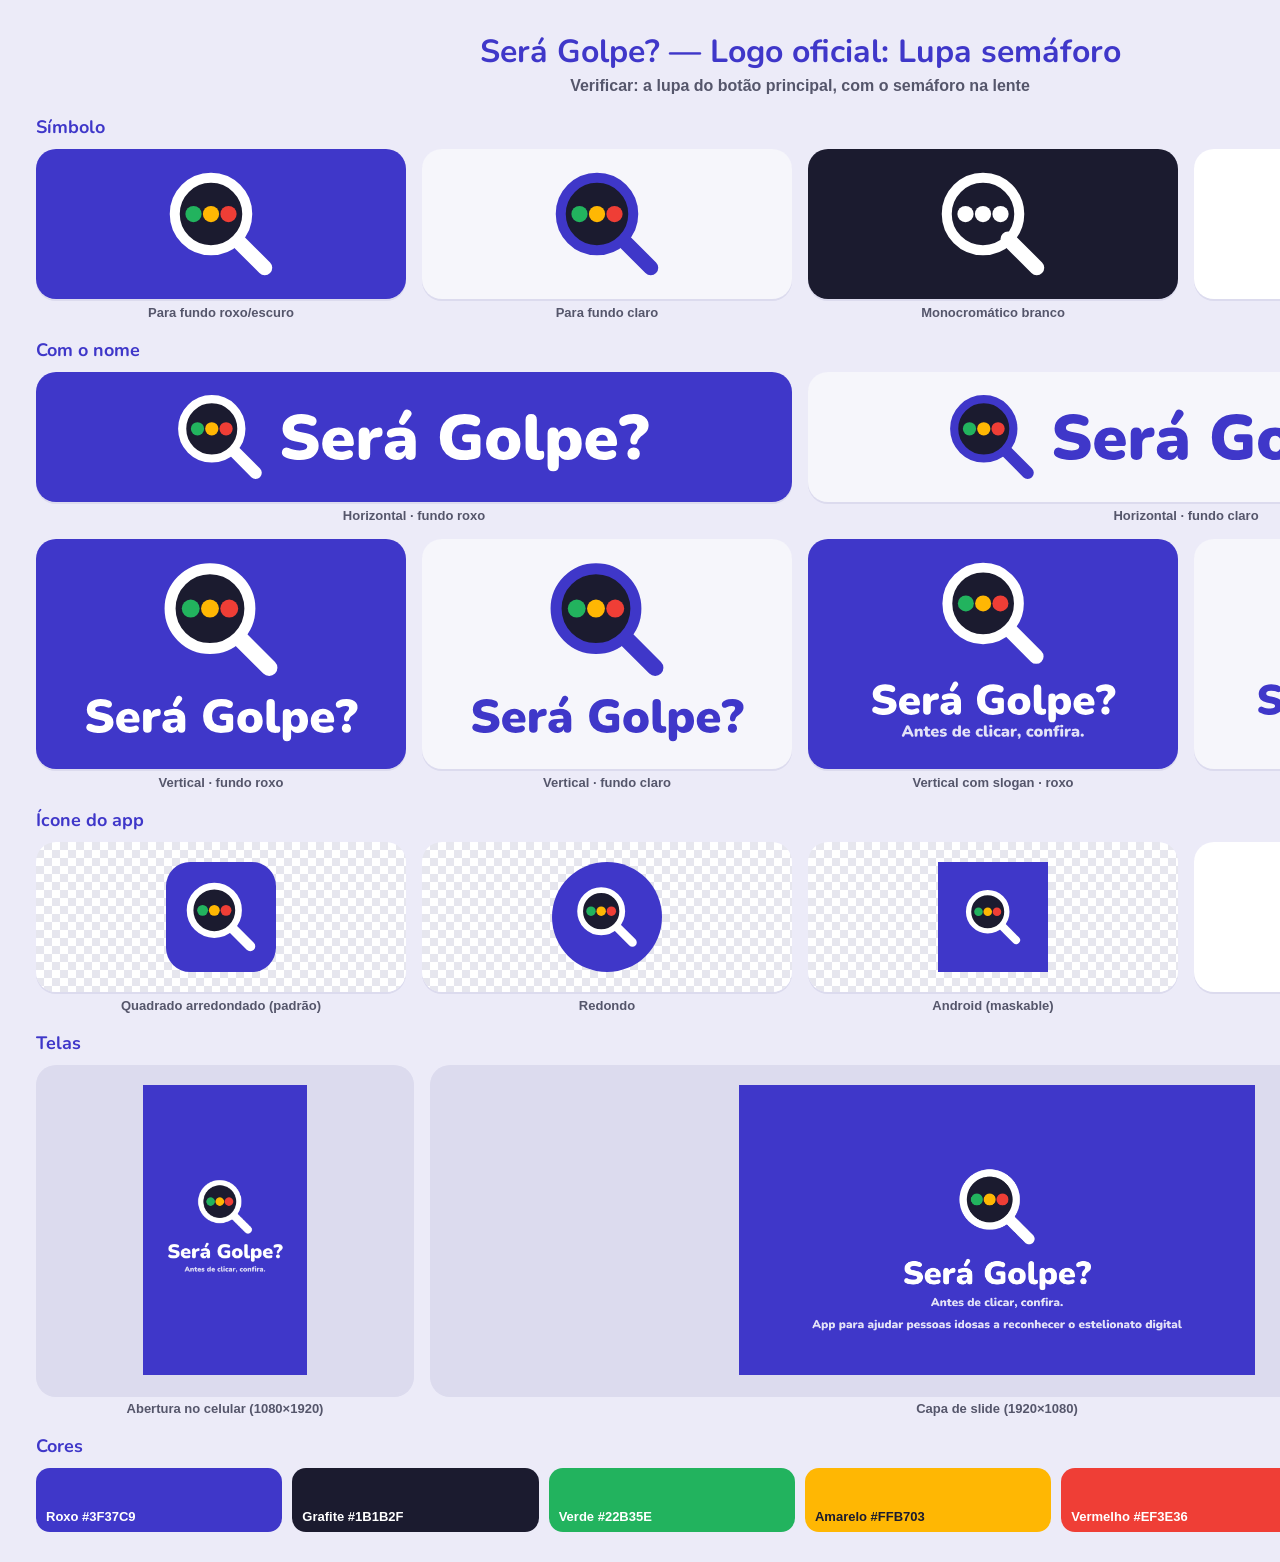
<file: logo/apresentacao-do-logo.html>
<!DOCTYPE html><html><head><meta charset="utf-8"><style>
@import url("https://fonts.googleapis.com/css2?family=Nunito:wght@900&display=swap");
*{box-sizing:border-box;margin:0}body{font-family:Nunito,N,sans-serif;background:#ecebf8;color:#1b1b2f;padding:30px 36px;width:1600px}
h1{color:#3f37c9;font-size:32px;text-align:center}.sub{text-align:center;color:#55566b;margin:4px 0 20px;font-family:sans-serif;font-weight:700}
h2{font-size:18px;margin:18px 0 10px;color:#3f37c9}.row{display:flex;gap:16px;flex-wrap:wrap}.c{flex:1;min-width:200px}
.bx{border-radius:20px;display:flex;align-items:center;justify-content:center;padding:16px;box-shadow:0 2px 0 #dcdbee}.bx img{max-width:100%}
.lb{font-family:sans-serif;font-size:13px;font-weight:700;color:#55566b;margin-top:6px;text-align:center}
.cores{display:flex;gap:10px}.cor{flex:1;border-radius:14px;height:64px;color:#fff;font-family:sans-serif;font-weight:800;font-size:13px;display:flex;align-items:flex-end;padding:8px 10px}
</style></head><body><h1>Será Golpe? — Logo oficial: Lupa semáforo</h1><p class="sub">Verificar: a lupa do botão principal, com o semáforo na lente</p>
<h2>Símbolo</h2><div class="row"><div class="c"><div class="bx" style="background:#3f37c9;height:150px"><img src="svg/simbolo-fundo-escuro.svg" style="max-height:110px;"></div><div class="lb">Para fundo roxo/escuro</div></div><div class="c"><div class="bx" style="background:#f6f6fb;height:150px"><img src="svg/simbolo-fundo-claro.svg" style="max-height:110px;"></div><div class="lb">Para fundo claro</div></div><div class="c"><div class="bx" style="background:#1b1b2f;height:150px"><img src="svg/simbolo-branco.svg" style="max-height:110px;"></div><div class="lb">Monocromático branco</div></div><div class="c"><div class="bx" style="background:#fff;height:150px"><img src="svg/simbolo-preto.svg" style="max-height:110px;"></div><div class="lb">Monocromático preto</div></div></div>
<h2>Com o nome</h2><div class="row"><div class="c"><div class="bx" style="background:#3f37c9;height:130px"><img src="svg/horizontal-fundo-escuro.svg" style="max-height:90px;"></div><div class="lb">Horizontal · fundo roxo</div></div><div class="c"><div class="bx" style="background:#f6f6fb;height:130px"><img src="svg/horizontal-fundo-claro.svg" style="max-height:90px;"></div><div class="lb">Horizontal · fundo claro</div></div></div>
<div class="row" style="margin-top:16px"><div class="c"><div class="bx" style="background:#3f37c9;height:230px"><img src="svg/vertical-fundo-escuro.svg" style="max-height:190px;"></div><div class="lb">Vertical · fundo roxo</div></div><div class="c"><div class="bx" style="background:#f6f6fb;height:230px"><img src="svg/vertical-fundo-claro.svg" style="max-height:190px;"></div><div class="lb">Vertical · fundo claro</div></div><div class="c"><div class="bx" style="background:#3f37c9;height:230px"><img src="svg/vertical-slogan-fundo-escuro.svg" style="max-height:190px;"></div><div class="lb">Vertical com slogan · roxo</div></div><div class="c"><div class="bx" style="background:#f6f6fb;height:230px"><img src="svg/vertical-slogan-fundo-claro.svg" style="max-height:190px;"></div><div class="lb">Vertical com slogan · claro</div></div></div>
<h2>Ícone do app</h2><div class="row"><div class="c"><div class="bx" style="background:repeating-conic-gradient(#e6e6ee 0 25%,#fff 0 50%) 0 0/16px 16px;height:150px"><img src="svg/icone-app.svg" style="max-height:110px;"></div><div class="lb">Quadrado arredondado (padrão)</div></div><div class="c"><div class="bx" style="background:repeating-conic-gradient(#e6e6ee 0 25%,#fff 0 50%) 0 0/16px 16px;height:150px"><img src="svg/icone-app-redondo.svg" style="max-height:110px;"></div><div class="lb">Redondo</div></div><div class="c"><div class="bx" style="background:repeating-conic-gradient(#e6e6ee 0 25%,#fff 0 50%) 0 0/16px 16px;height:150px"><img src="svg/icone-app-maskable.svg" style="max-height:110px;"></div><div class="lb">Android (maskable)</div></div><div class="c"><div class="bx" style="background:#fff;height:150px"><img src="icone-app/icone-32.png" style="max-height:110px;"></div><div class="lb">Favicon 32 px</div></div></div>
<h2>Telas</h2><div class="row"><div class="c"><div class="bx" style="background:#dcdbee;height:330px"><img src="telas/abertura-celular-1080x1920.png" style="max-height:290px;"></div><div class="lb">Abertura no celular (1080×1920)</div></div><div class="c" style="flex:3"><div class="c"><div class="bx" style="background:#dcdbee;height:330px"><img src="telas/capa-slide-1920x1080.png" style="max-height:290px;"></div><div class="lb">Capa de slide (1920×1080)</div></div></div></div>
<h2>Cores</h2><div class="cores"><div class="cor" style="background:#3f37c9">Roxo #3F37C9</div><div class="cor" style="background:#1b1b2f">Grafite #1B1B2F</div><div class="cor" style="background:#22b35e">Verde #22B35E</div><div class="cor" style="background:#ffb703;color:#1b1b2f">Amarelo #FFB703</div><div class="cor" style="background:#ef3e36">Vermelho #EF3E36</div><div class="cor" style="background:#fff;color:#1b1b2f;box-shadow:inset 0 0 0 2px #dcdbee">Branco #FFFFFF</div></div>
</body></html>
</file>
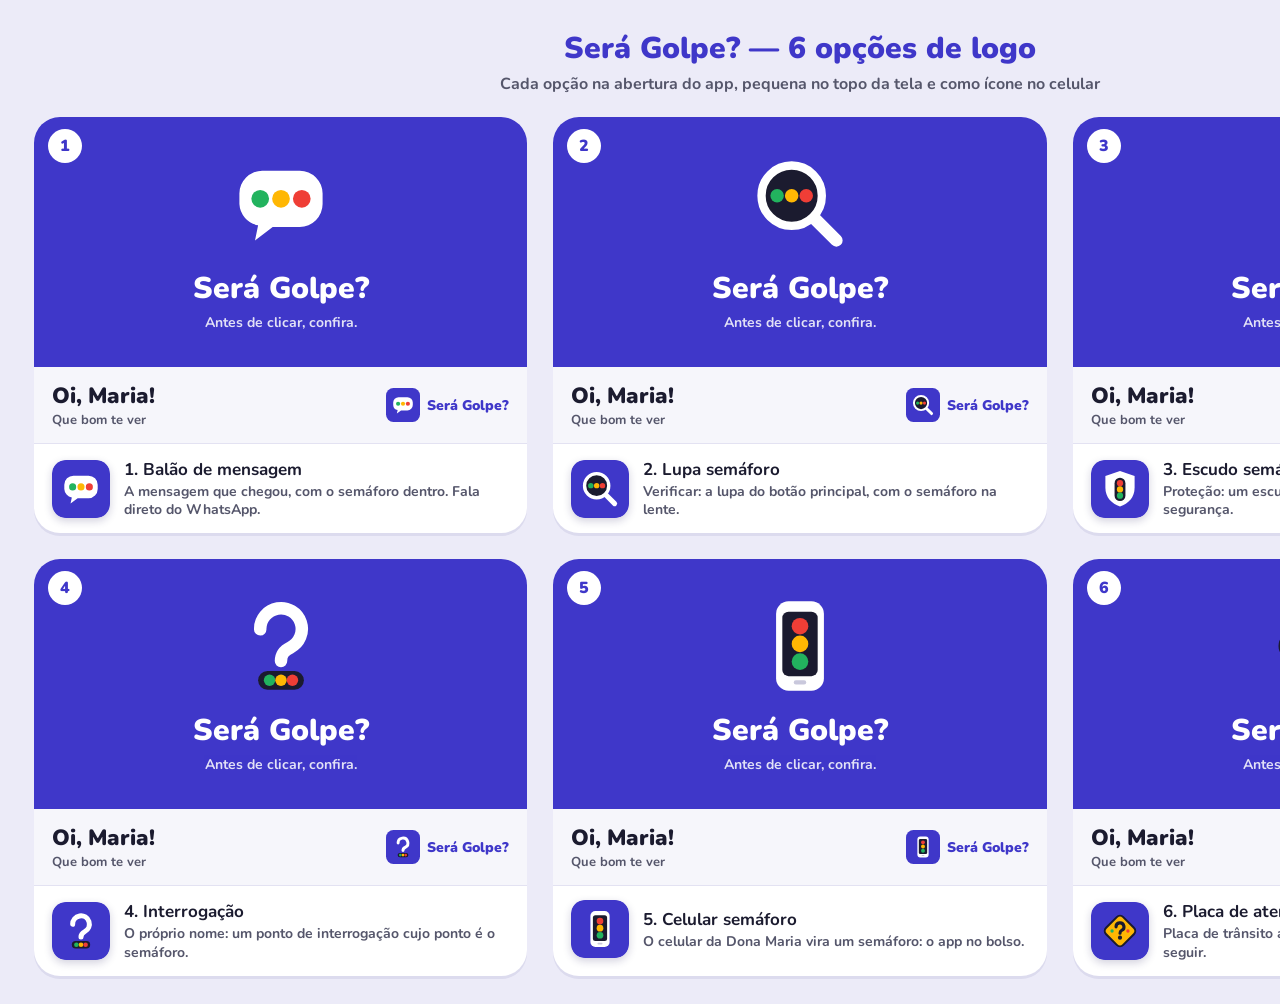
<file: storyboard/logos/logos.html>
<!DOCTYPE html><html lang="pt-BR"><head><meta charset="utf-8"><title>Será Golpe? — 6 opções de logo</title>
<link href="https://fonts.googleapis.com/css2?family=Nunito:wght@700;800;900&display=swap" rel="stylesheet">
<style>*{box-sizing:border-box;margin:0}body{font-family:Nunito,"Segoe UI",sans-serif;background:#ecebf8;color:#1b1b2f;padding:28px 34px;width:1600px}
h1{color:#3f37c9;font-weight:900;font-size:30px;text-align:center}.sub{text-align:center;margin:4px 0 22px;color:#55566b;font-weight:700}
.grid{display:grid;grid-template-columns:repeat(3,1fr);gap:26px}.card{background:#fff;border-radius:26px;overflow:hidden;box-shadow:0 3px 0 #dcdbee;position:relative}
.num{position:absolute;top:12px;left:14px;background:#fff;color:#3f37c9;font-weight:900;width:34px;height:34px;border-radius:50%;display:flex;align-items:center;justify-content:center;z-index:2}
.splash{background:#3f37c9;color:#fff;height:250px;display:flex;flex-direction:column;align-items:center;justify-content:center;gap:4px}
.nm{font-size:30px;font-weight:900;margin-top:8px}.tg{opacity:.85;font-weight:700;font-size:14px}
.hdr{background:#f6f6fb;display:flex;justify-content:space-between;align-items:center;padding:14px 18px;border-bottom:1px solid #e3e2f2}
.oi{font-weight:900;font-size:22px}.sm{font-size:13px;color:#55566b;font-weight:700}.mini{display:flex;align-items:center;gap:7px;font-weight:900;font-size:14px;color:#3f37c9}
.foot{display:flex;gap:14px;padding:14px 18px;align-items:center}.ic{border-radius:14px;box-shadow:0 3px 8px rgba(30,25,90,.2)}.foot p{font-size:14px;color:#55566b;font-weight:700;margin-top:2px;line-height:1.3}.foot b{font-size:17px}
</style></head><body><h1>Será Golpe? — 6 opções de logo</h1><p class="sub">Cada opção na abertura do app, pequena no topo da tela e como ícone no celular</p><div class="grid"><div class="card"><div class="num">1</div>
<div class="splash"><svg viewBox="0 0 100 100" width="104" height="104"><path d="M32 18h36a22 22 0 0 1 22 22v10a22 22 0 0 1-22 22H42L25 85l3-14.5A22 22 0 0 1 10 50V40a22 22 0 0 1 22-22z" fill="#fff"/><circle cx="30" cy="45" r="8.5" fill="#22b35e"/><circle cx="50" cy="45" r="8.5" fill="#ffb703"/><circle cx="70" cy="45" r="8.5" fill="#ef3e36"/></svg><div class="nm">Será Golpe?</div><div class="tg">Antes de clicar, confira.</div></div>
<div class="hdr"><div><div class="oi">Oi, Maria!</div><div class="sm">Que bom te ver</div></div><div class="mini"><img src="logo-1-icone.svg" width="34" height="34"><span>Será Golpe?</span></div></div>
<div class="foot"><img src="logo-1-icone.svg" width="58" height="58" class="ic"><div><b>1. Balão de mensagem</b><p>A mensagem que chegou, com o semáforo dentro. Fala direto do WhatsApp.</p></div></div></div><div class="card"><div class="num">2</div>
<div class="splash"><svg viewBox="0 0 100 100" width="104" height="104"><line x1="62" y1="62" x2="85" y2="85" stroke="#fff" stroke-width="12" stroke-linecap="round"/><circle cx="42" cy="42" r="29" fill="#1b1b2f" stroke="#fff" stroke-width="8"/><circle cx="28" cy="42" r="6.5" fill="#22b35e"/><circle cx="42" cy="42" r="6.5" fill="#ffb703"/><circle cx="56" cy="42" r="6.5" fill="#ef3e36"/></svg><div class="nm">Será Golpe?</div><div class="tg">Antes de clicar, confira.</div></div>
<div class="hdr"><div><div class="oi">Oi, Maria!</div><div class="sm">Que bom te ver</div></div><div class="mini"><img src="logo-2-icone.svg" width="34" height="34"><span>Será Golpe?</span></div></div>
<div class="foot"><img src="logo-2-icone.svg" width="58" height="58" class="ic"><div><b>2. Lupa semáforo</b><p>Verificar: a lupa do botão principal, com o semáforo na lente.</p></div></div></div><div class="card"><div class="num">3</div>
<div class="splash"><svg viewBox="0 0 100 100" width="104" height="104"><path d="M50 7 85 19v28c0 23-15 38-35 45-20-7-35-22-35-45V19z" fill="#fff"/><rect x="37" y="23" width="26" height="56" rx="13" fill="#1b1b2f"/><circle cx="50" cy="36" r="7.5" fill="#ef3e36"/><circle cx="50" cy="51" r="7.5" fill="#ffb703"/><circle cx="50" cy="66" r="7.5" fill="#22b35e"/></svg><div class="nm">Será Golpe?</div><div class="tg">Antes de clicar, confira.</div></div>
<div class="hdr"><div><div class="oi">Oi, Maria!</div><div class="sm">Que bom te ver</div></div><div class="mini"><img src="logo-3-icone.svg" width="34" height="34"><span>Será Golpe?</span></div></div>
<div class="foot"><img src="logo-3-icone.svg" width="58" height="58" class="ic"><div><b>3. Escudo semáforo</b><p>Proteção: um escudo guardando o semáforo. Passa segurança.</p></div></div></div><div class="card"><div class="num">4</div>
<div class="splash"><svg viewBox="0 0 100 100" width="104" height="104"><path d="M30 34a20 20 0 1 1 29 17.5c-6.5 3.2-9 6.5-9 13" fill="none" stroke="#fff" stroke-width="12" stroke-linecap="round"/><rect x="28" y="74" width="44" height="18" rx="9" fill="#1b1b2f"/><circle cx="39" cy="83" r="5.5" fill="#22b35e"/><circle cx="50" cy="83" r="5.5" fill="#ffb703"/><circle cx="61" cy="83" r="5.5" fill="#ef3e36"/></svg><div class="nm">Será Golpe?</div><div class="tg">Antes de clicar, confira.</div></div>
<div class="hdr"><div><div class="oi">Oi, Maria!</div><div class="sm">Que bom te ver</div></div><div class="mini"><img src="logo-4-icone.svg" width="34" height="34"><span>Será Golpe?</span></div></div>
<div class="foot"><img src="logo-4-icone.svg" width="58" height="58" class="ic"><div><b>4. Interrogação</b><p>O próprio nome: um ponto de interrogação cujo ponto é o semáforo.</p></div></div></div><div class="card"><div class="num">5</div>
<div class="splash"><svg viewBox="0 0 100 100" width="104" height="104"><rect x="27" y="7" width="46" height="86" rx="12" fill="#fff"/><rect x="33" y="17" width="34" height="62" rx="6" fill="#1b1b2f"/><rect x="44" y="83" width="12" height="4" rx="2" fill="#c9c8dc"/><circle cx="50" cy="31" r="8" fill="#ef3e36"/><circle cx="50" cy="48" r="8" fill="#ffb703"/><circle cx="50" cy="65" r="8" fill="#22b35e"/></svg><div class="nm">Será Golpe?</div><div class="tg">Antes de clicar, confira.</div></div>
<div class="hdr"><div><div class="oi">Oi, Maria!</div><div class="sm">Que bom te ver</div></div><div class="mini"><img src="logo-5-icone.svg" width="34" height="34"><span>Será Golpe?</span></div></div>
<div class="foot"><img src="logo-5-icone.svg" width="58" height="58" class="ic"><div><b>5. Celular semáforo</b><p>O celular da Dona Maria vira um semáforo: o app no bolso.</p></div></div></div><div class="card"><div class="num">6</div>
<div class="splash"><svg viewBox="0 0 100 100" width="104" height="104"><rect x="21" y="21" width="58" height="58" rx="11" transform="rotate(45 50 50)" fill="#ffb703" stroke="#1b1b2f" stroke-width="5"/><path d="M40.5 40a9.5 9.5 0 1 1 13.5 8.6c-3 1.5-4 3.2-4 6.6" fill="none" stroke="#1b1b2f" stroke-width="7.5" stroke-linecap="round"/><circle cx="50" cy="66" r="5" fill="#1b1b2f"/><circle cx="31" cy="50" r="4" fill="#22b35e"/><circle cx="69" cy="50" r="4" fill="#ef3e36"/></svg><div class="nm">Será Golpe?</div><div class="tg">Antes de clicar, confira.</div></div>
<div class="hdr"><div><div class="oi">Oi, Maria!</div><div class="sm">Que bom te ver</div></div><div class="mini"><img src="logo-6-icone.svg" width="34" height="34"><span>Será Golpe?</span></div></div>
<div class="foot"><img src="logo-6-icone.svg" width="58" height="58" class="ic"><div><b>6. Placa de atenção</b><p>Placa de trânsito amarela com “?”: pare e confira antes de seguir.</p></div></div></div></div></body></html>
</file>
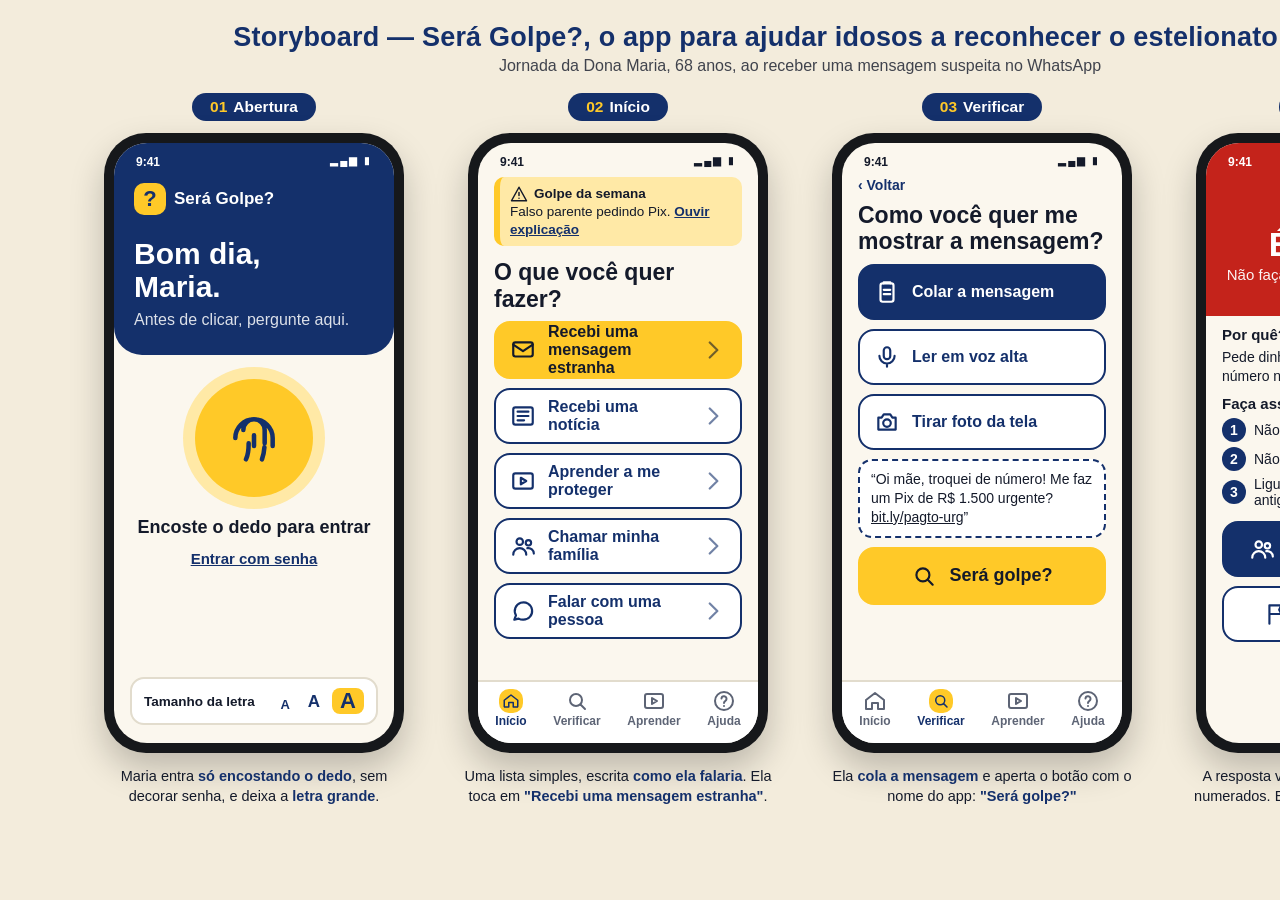
<file: storyboard/propostas/proposta-A-clareza.html>
<!DOCTYPE html>
<html lang="pt-BR">
<head>
<meta charset="utf-8">
<title>Será Golpe? — Proposta A: Clareza</title>
<link rel="stylesheet" href="base.css">
<style>
  :root { --navy:#14306b; --yel:#ffc928; --ink:#141a2a; --cream:#fbf7ee; --line:#e2dccd; --red:#c4231b; }
  body { background:#f3ecdc; color:var(--ink); }
  .head h1 { color:var(--navy); }
  .tag { background:var(--navy); color:#fff; }
  .tag b { color:var(--yel); margin-right:6px; }
  .caption b { color:var(--navy); }
  .screen { background:var(--cream); }
  .body { padding:4px 16px 0; flex:1; display:flex; flex-direction:column; gap:9px; }

  .big { display:flex; align-items:center; gap:12px; min-height:56px; border-radius:16px; padding:0 14px;
         font-size:16px; font-weight:700; border:2px solid var(--navy); background:#fff; color:var(--navy); }
  .big svg.i { width:26px; height:26px; }
  .big.yel { background:var(--yel); border-color:var(--yel); color:var(--ink); }
  .big.navy { background:var(--navy); color:#fff; }
  .big .arr { margin-left:auto; opacity:.6; }
  .q { font-size:23px; font-weight:800; line-height:1.15; }
  .nav { display:flex; justify-content:space-around; background:#fff; border-top:2px solid var(--line); padding:7px 4px 15px; }
  .nav div { display:flex; flex-direction:column; align-items:center; font-size:12px; font-weight:700; color:#5d6475; gap:1px; }
  .nav .on { color:var(--navy); }
  .nav .on svg { background:var(--yel); border-radius:10px; padding:3px; width:30px; height:30px; }
  .nav svg.i { width:24px; height:24px; }
  .logo { display:flex; align-items:center; gap:8px; font-weight:800; font-size:17px; }
  .logo .mk { width:32px; height:32px; border-radius:10px; background:var(--yel); color:var(--navy); display:flex; align-items:center; justify-content:center; font-size:22px; font-weight:900; }
</style>
</head>
<body>
<svg width="0" height="0" style="position:absolute"><defs>
  <symbol id="finger" viewBox="0 0 24 24"><path d="M12 11v4M8 9a4 4 0 018 0v5M5 12a7 7 0 0114 0v3M9 20c1-2 1-4 1-6M15 20c.5-1.5.8-3 .9-4.5"/></symbol>
  <symbol id="mic" viewBox="0 0 24 24"><rect x="9" y="3" width="6" height="11" rx="3"/><path d="M5 11a7 7 0 0014 0M12 18v3"/></symbol>
  <symbol id="news" viewBox="0 0 24 24"><rect x="3" y="4" width="18" height="16" rx="2"/><path d="M7 8h10M7 12h10M7 16h6"/></symbol>
  <symbol id="play" viewBox="0 0 24 24"><rect x="3" y="5" width="18" height="14" rx="2"/><path d="M10 9l5 3-5 3z"/></symbol>
  <symbol id="users" viewBox="0 0 24 24"><circle cx="9" cy="8" r="3"/><path d="M3 20a6 6 0 0112 0"/><circle cx="17" cy="9" r="2.5"/><path d="M16 14a5 5 0 016 5"/></symbol>
  <symbol id="help" viewBox="0 0 24 24"><circle cx="12" cy="12" r="9"/><path d="M9.5 9.5a2.5 2.5 0 015 .5c0 2-2.5 2-2.5 4M12 17h.01"/></symbol>
  <symbol id="home" viewBox="0 0 24 24"><path d="M3 11l9-7 9 7v9h-6v-6H9v6H3z"/></symbol>
  <symbol id="search" viewBox="0 0 24 24"><circle cx="11" cy="11" r="6"/><path d="M20 20l-4.5-4.5"/></symbol>
  <symbol id="alert" viewBox="0 0 24 24"><path d="M12 3l10 18H2z"/><path d="M12 10v4M12 17.5h.01"/></symbol>
  <symbol id="clip" viewBox="0 0 24 24"><rect x="6" y="4" width="12" height="17" rx="2"/><path d="M9 4V3h6v1M9 10h6M9 14h6"/></symbol>
  <symbol id="chat" viewBox="0 0 24 24"><path d="M4 20l1.5-4A8 8 0 1112 20a8 8 0 01-4-1z"/></symbol>
  <symbol id="flag" viewBox="0 0 24 24"><path d="M5 21V4h11l-2 4 2 4H5"/></symbol>
  <symbol id="cam" viewBox="0 0 24 24"><path d="M4 8h3l2-3h6l2 3h3v11H4z"/><circle cx="12" cy="13" r="3.5"/></symbol>
  <symbol id="msg" viewBox="0 0 24 24"><rect x="3" y="5" width="18" height="13" rx="2"/><path d="M3 7l9 6 9-6"/></symbol>
  <symbol id="arr" viewBox="0 0 24 24"><path d="M9 5l7 7-7 7"/></symbol>
</defs></svg>

<div class="head">
  <h1>Storyboard — Será Golpe?, o app para ajudar idosos a reconhecer o estelionato digital</h1>
  <p class="sub">Jornada da Dona Maria, 68 anos, ao receber uma mensagem suspeita no WhatsApp</p>
</div>

<div class="row">

  <!-- 01 -->
  <div class="col">
    <div class="tag"><b>01</b>Abertura</div>
    <div class="phone"><div class="screen">
      <div style="background:var(--navy);color:#fff;padding-bottom:26px;border-radius:0 0 28px 28px">
        <div class="status"><span>9:41</span><span class="icons">▂▄▆ ▮</span></div>
        <div style="padding:10px 20px 0">
          <div class="logo"><div class="mk">?</div>Será Golpe?</div>
          <div style="font-size:30px;font-weight:800;margin-top:22px;line-height:1.1">Bom dia,<br>Maria.</div>
          <div style="font-size:16px;margin-top:8px;opacity:.85">Antes de clicar, pergunte aqui.</div>
        </div>
      </div>
      <div class="body" style="align-items:center;gap:12px;padding-top:24px">
        <div style="width:118px;height:118px;border-radius:50%;background:var(--yel);display:flex;align-items:center;justify-content:center;box-shadow:0 0 0 12px #ffe9a6">
          <svg class="i" style="width:64px;height:64px;color:var(--navy);stroke-width:1.7"><use href="#finger"/></svg>
        </div>
        <div style="font-size:18px;font-weight:800;margin-top:8px">Encoste o dedo para entrar</div>
        <div style="font-size:15px;color:var(--navy);text-decoration:underline;font-weight:600">Entrar com senha</div>
        <div style="margin-top:auto;margin-bottom:18px;width:100%;background:#fff;border:2px solid var(--line);border-radius:14px;padding:9px 12px;display:flex;align-items:center;justify-content:space-between">
          <span style="font-size:13.5px;font-weight:700">Tamanho da letra</span>
          <span style="display:flex;gap:6px;align-items:flex-end;font-weight:800;color:var(--navy)">
            <span style="font-size:13px;padding:2px 6px">A</span><span style="font-size:17px;padding:2px 6px">A</span><span style="font-size:22px;padding:0 8px;background:var(--yel);border-radius:8px">A</span>
          </span>
        </div>
      </div>
    </div></div>
    <p class="caption">Maria entra <b>só encostando o dedo</b>, sem decorar senha, e deixa a <b>letra grande</b>.</p>
  </div>

  <!-- 02 -->
  <div class="col">
    <div class="tag"><b>02</b>Início</div>
    <div class="phone"><div class="screen">
      <div class="status"><span>9:41</span><span class="icons">▂▄▆ ▮</span></div>
      <div class="body">
        <div style="background:#ffe9a6;border-left:6px solid var(--yel);border-radius:10px;padding:8px 10px;font-size:13.5px;line-height:1.3">
          <b style="display:flex;gap:6px;align-items:center"><svg class="i"><use href="#alert"/></svg>Golpe da semana</b>
          Falso parente pedindo Pix. <u style="color:var(--navy);font-weight:700">Ouvir explicação</u>
        </div>
        <div class="q" style="margin-top:4px">O que você quer fazer?</div>
        <div class="big yel"><svg class="i"><use href="#msg"/></svg>Recebi uma mensagem estranha<svg class="i arr"><use href="#arr"/></svg></div>
        <div class="big"><svg class="i"><use href="#news"/></svg>Recebi uma notícia<svg class="i arr"><use href="#arr"/></svg></div>
        <div class="big"><svg class="i"><use href="#play"/></svg>Aprender a me proteger<svg class="i arr"><use href="#arr"/></svg></div>
        <div class="big"><svg class="i"><use href="#users"/></svg>Chamar minha família<svg class="i arr"><use href="#arr"/></svg></div>
        <div class="big"><svg class="i"><use href="#chat"/></svg>Falar com uma pessoa<svg class="i arr"><use href="#arr"/></svg></div>
      </div>
      <div class="nav">
        <div class="on"><svg class="i"><use href="#home"/></svg>Início</div>
        <div><svg class="i"><use href="#search"/></svg>Verificar</div>
        <div><svg class="i"><use href="#play"/></svg>Aprender</div>
        <div><svg class="i"><use href="#help"/></svg>Ajuda</div>
      </div>
    </div></div>
    <p class="caption">Uma lista simples, escrita <b>como ela falaria</b>. Ela toca em <b>"Recebi uma mensagem estranha"</b>.</p>
  </div>

  <!-- 03 -->
  <div class="col">
    <div class="tag"><b>03</b>Verificar</div>
    <div class="phone"><div class="screen">
      <div class="status"><span>9:41</span><span class="icons">▂▄▆ ▮</span></div>
      <div class="body">
        <div style="font-size:14px;font-weight:700;color:var(--navy)">‹ Voltar</div>
        <div class="q">Como você quer me mostrar a mensagem?</div>
        <div class="big navy"><svg class="i"><use href="#clip"/></svg>Colar a mensagem</div>
        <div class="big"><svg class="i"><use href="#mic"/></svg>Ler em voz alta</div>
        <div class="big"><svg class="i"><use href="#cam"/></svg>Tirar foto da tela</div>
        <div style="background:#fff;border:2px dashed var(--navy);border-radius:14px;padding:9px 11px;font-size:14px;line-height:1.35">
          “Oi mãe, troquei de número! Me faz um Pix de R$ 1.500 urgente? <u>bit.ly/pagto-urg</u>”
        </div>
        <div class="big yel" style="justify-content:center;font-size:18px;min-height:58px"><svg class="i"><use href="#search"/></svg>Será golpe?</div>
      </div>
      <div class="nav">
        <div><svg class="i"><use href="#home"/></svg>Início</div>
        <div class="on"><svg class="i"><use href="#search"/></svg>Verificar</div>
        <div><svg class="i"><use href="#play"/></svg>Aprender</div>
        <div><svg class="i"><use href="#help"/></svg>Ajuda</div>
      </div>
    </div></div>
    <p class="caption">Ela <b>cola a mensagem</b> e aperta o botão com o nome do app: <b>"Será golpe?"</b></p>
  </div>

  <!-- 04 -->
  <div class="col">
    <div class="tag"><b>04</b>Resultado</div>
    <div class="phone"><div class="screen">
      <div style="background:var(--red);color:#fff;padding-bottom:16px">
        <div class="status"><span>9:41</span><span class="icons">▂▄▆ ▮</span></div>
        <div style="padding:6px 18px 0;text-align:center">
          <svg class="i" style="width:44px;height:44px"><use href="#alert"/></svg>
          <div style="font-size:34px;font-weight:900;letter-spacing:.5px;line-height:1">É GOLPE</div>
          <div style="font-size:15px;margin-top:5px;opacity:.95">Não faça nada do que a mensagem pede.</div>
        </div>
      </div>
      <div class="body" style="padding-top:10px">
        <div style="font-size:15px;font-weight:800">Por quê?</div>
        <div style="font-size:14px;line-height:1.35;margin-top:-4px">Pede dinheiro com pressa, vem de um número novo e tem um link estranho.</div>
        <div style="font-size:15px;font-weight:800">Faça assim:</div>
        <div style="display:flex;flex-direction:column;gap:5px;font-size:14px;margin-top:-3px">
          <div style="display:flex;gap:8px;align-items:center"><span style="min-width:24px;height:24px;border-radius:50%;background:var(--navy);color:#fff;font-weight:800;display:flex;align-items:center;justify-content:center">1</span>Não clique no link</div>
          <div style="display:flex;gap:8px;align-items:center"><span style="min-width:24px;height:24px;border-radius:50%;background:var(--navy);color:#fff;font-weight:800;display:flex;align-items:center;justify-content:center">2</span>Não faça o Pix</div>
          <div style="display:flex;gap:8px;align-items:center"><span style="min-width:24px;height:24px;border-radius:50%;background:var(--navy);color:#fff;font-weight:800;display:flex;align-items:center;justify-content:center">3</span>Ligue para seu filho no número antigo</div>
        </div>
        <div class="big navy" style="justify-content:center;margin-top:4px"><svg class="i"><use href="#users"/></svg>Avisar minha família</div>
        <div class="big" style="justify-content:center"><svg class="i"><use href="#flag"/></svg>Como denunciar</div>
      </div>
    </div></div>
    <p class="caption">A resposta vem <b>sem rodeios</b>, com 3 passos numerados. Ela <b>avisa a família</b> com um toque.</p>
  </div>

</div>
</body>
</html>
</file>
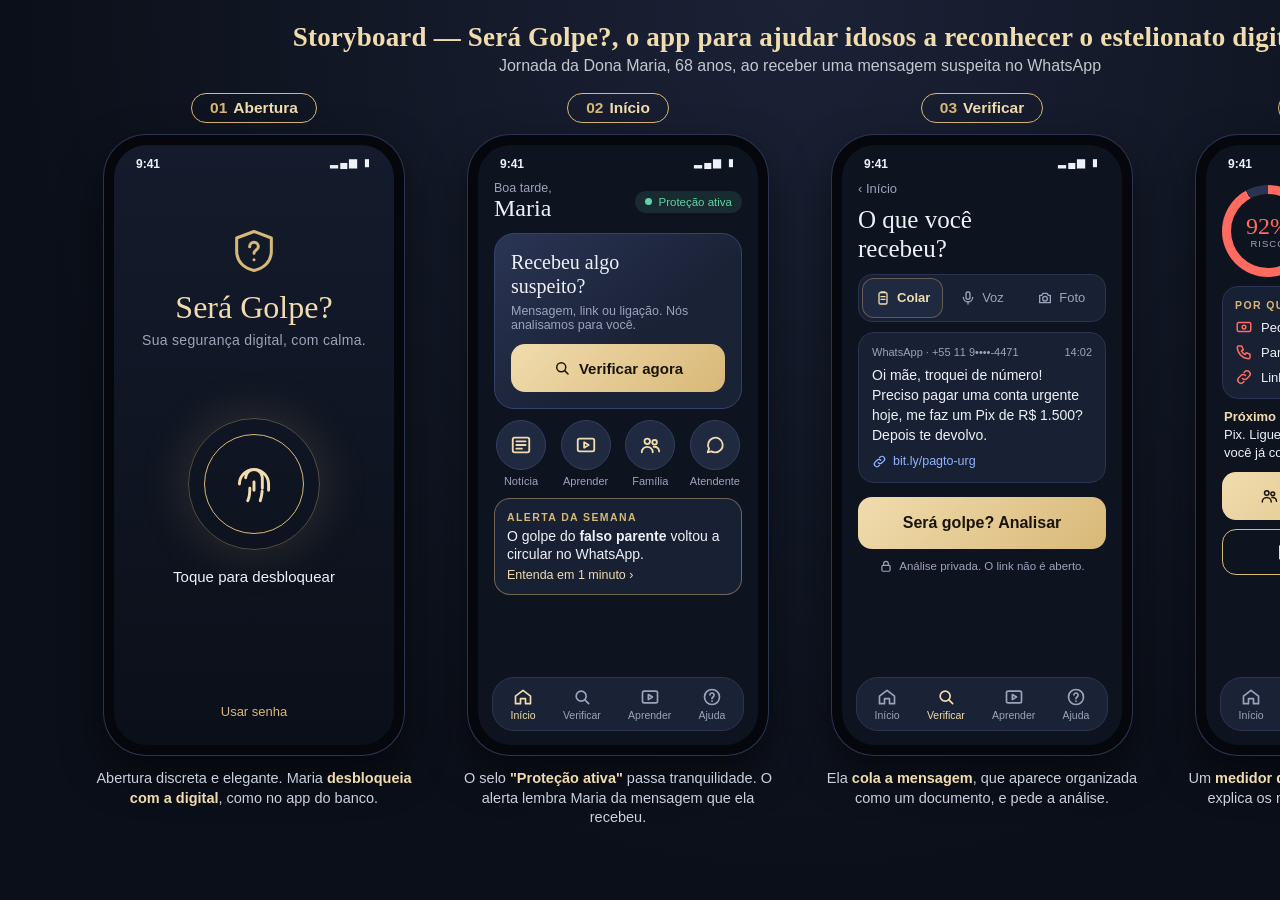
<file: storyboard/propostas/proposta-B-elegancia.html>
<!DOCTYPE html>
<html lang="pt-BR">
<head>
<meta charset="utf-8">
<title>Será Golpe? — Proposta B: Elegância</title>
<link rel="stylesheet" href="base.css">
<style>
  :root { --bg:#0e1320; --card:#182033; --card2:#1f2940; --gold:#d8b878; --gold2:#f1dcae; --txt:#eef1f7; --mut:#9aa4ba; --coral:#ff6b5e; --mint:#5fd4a5; }
  body { background:radial-gradient(ellipse at top, #1b2236 0%, #0b0f19 70%); color:var(--txt); }
  .head h1 { font-family:Georgia,"Times New Roman",serif; font-weight:700; color:var(--gold2); }
  .head .concept b { color:var(--gold); }
  .tag { background:transparent; border:1px solid var(--gold); color:var(--gold2); }
  .tag b { color:var(--gold); margin-right:6px; }
  .caption { color:#c9d0de; } .caption b { color:var(--gold2); }
  .phone { background:#05070c; box-shadow:0 0 0 1px #2c3550, 0 18px 40px rgba(0,0,0,.55); }
  .screen { background:var(--bg); color:var(--txt); }
  .serif { font-family:Georgia,"Times New Roman",serif; }
  .body { padding:6px 16px 0; flex:1; display:flex; flex-direction:column; gap:10px; }
  .card { background:var(--card); border:1px solid #2a3450; border-radius:16px; padding:12px; }
  .gbtn { height:48px; border-radius:14px; background:linear-gradient(135deg,var(--gold2),var(--gold)); color:#1a1408; font-weight:700; font-size:15px; display:flex; align-items:center; justify-content:center; gap:8px; }
  .obtn { height:46px; border-radius:14px; border:1px solid var(--gold); color:var(--gold2); font-weight:600; font-size:14.5px; display:flex; align-items:center; justify-content:center; gap:8px; }
  .mut { color:var(--mut); }
  .floatnav { margin:auto 14px 14px; background:#1a2236; border:1px solid #2c3550; border-radius:22px; display:flex; justify-content:space-around; padding:9px 4px; }
  .floatnav div { display:flex; flex-direction:column; align-items:center; font-size:10.5px; color:var(--mut); gap:2px; }
  .floatnav .on { color:var(--gold2); }
  .floatnav svg.i { width:20px; height:20px; }
  .circ { width:50px; height:50px; border-radius:50%; background:var(--card2); border:1px solid #33405f; display:flex; align-items:center; justify-content:center; color:var(--gold2); }
  .circ svg.i { width:22px; height:22px; }
</style>
</head>
<body>
<svg width="0" height="0" style="position:absolute"><defs>
  <symbol id="finger" viewBox="0 0 24 24"><path d="M12 11v4M8 9a4 4 0 018 0v5M5 12a7 7 0 0114 0v3M9 20c1-2 1-4 1-6M15 20c.5-1.5.8-3 .9-4.5"/></symbol>
  <symbol id="mic" viewBox="0 0 24 24"><rect x="9" y="3" width="6" height="11" rx="3"/><path d="M5 11a7 7 0 0014 0M12 18v3"/></symbol>
  <symbol id="news" viewBox="0 0 24 24"><rect x="3" y="4" width="18" height="16" rx="2"/><path d="M7 8h10M7 12h10M7 16h6"/></symbol>
  <symbol id="play" viewBox="0 0 24 24"><rect x="3" y="5" width="18" height="14" rx="2"/><path d="M10 9l5 3-5 3z"/></symbol>
  <symbol id="users" viewBox="0 0 24 24"><circle cx="9" cy="8" r="3"/><path d="M3 20a6 6 0 0112 0"/><circle cx="17" cy="9" r="2.5"/><path d="M16 14a5 5 0 016 5"/></symbol>
  <symbol id="help" viewBox="0 0 24 24"><circle cx="12" cy="12" r="9"/><path d="M9.5 9.5a2.5 2.5 0 015 .5c0 2-2.5 2-2.5 4M12 17h.01"/></symbol>
  <symbol id="home" viewBox="0 0 24 24"><path d="M3 11l9-7 9 7v9h-6v-6H9v6H3z"/></symbol>
  <symbol id="search" viewBox="0 0 24 24"><circle cx="11" cy="11" r="6"/><path d="M20 20l-4.5-4.5"/></symbol>
  <symbol id="alert" viewBox="0 0 24 24"><path d="M12 3l10 18H2z"/><path d="M12 10v4M12 17.5h.01"/></symbol>
  <symbol id="clip" viewBox="0 0 24 24"><rect x="6" y="4" width="12" height="17" rx="2"/><path d="M9 4V3h6v1M9 10h6M9 14h6"/></symbol>
  <symbol id="chat" viewBox="0 0 24 24"><path d="M4 20l1.5-4A8 8 0 1112 20a8 8 0 01-4-1z"/></symbol>
  <symbol id="flag" viewBox="0 0 24 24"><path d="M5 21V4h11l-2 4 2 4H5"/></symbol>
  <symbol id="cam" viewBox="0 0 24 24"><path d="M4 8h3l2-3h6l2 3h3v11H4z"/><circle cx="12" cy="13" r="3.5"/></symbol>
  <symbol id="lock" viewBox="0 0 24 24"><rect x="5" y="11" width="14" height="10" rx="2"/><path d="M8 11V8a4 4 0 018 0v3"/></symbol>
  <symbol id="shieldq" viewBox="0 0 24 24"><path d="M12 3l8 3v6c0 5-3.5 8-8 9-4.5-1-8-4-8-9V6z"/><path d="M10 10a2 2 0 114 0c0 1.5-2 1.5-2 3M12 16h.01"/></symbol>
  <symbol id="link" viewBox="0 0 24 24"><path d="M10 14a4 4 0 006 0l3-3a4 4 0 00-6-6l-1 1"/><path d="M14 10a4 4 0 00-6 0l-3 3a4 4 0 006 6l1-1"/></symbol>
  <symbol id="phone" viewBox="0 0 24 24"><path d="M5 4h4l2 5-2.5 1.5a11 11 0 005 5L15 13l5 2v4a2 2 0 01-2 2A16 16 0 013 6a2 2 0 012-2z"/></symbol>
  <symbol id="cash" viewBox="0 0 24 24"><rect x="3" y="6" width="18" height="12" rx="2"/><circle cx="12" cy="12" r="2.5"/></symbol>
</defs></svg>

<div class="head">
  <h1>Storyboard — Será Golpe?, o app para ajudar idosos a reconhecer o estelionato digital</h1>
  <p class="sub">Jornada da Dona Maria, 68 anos, ao receber uma mensagem suspeita no WhatsApp</p>
</div>

<div class="row">

  <!-- 01 -->
  <div class="col">
    <div class="tag"><b>01</b>Abertura</div>
    <div class="phone"><div class="screen" style="background:linear-gradient(180deg,#141b2c 0%,#0b0f19 100%)">
      <div class="status"><span>9:41</span><span class="icons">▂▄▆ ▮</span></div>
      <div class="body" style="align-items:center;text-align:center;gap:0">
        <div style="margin-top:44px;color:var(--gold)"><svg class="i" style="width:52px;height:52px;stroke-width:1.4"><use href="#shieldq"/></svg></div>
        <div class="serif" style="font-size:32px;color:var(--gold2);margin-top:8px">Será Golpe?</div>
        <div class="mut" style="font-size:14px;margin-top:6px;letter-spacing:.3px">Sua segurança digital, com calma.</div>

        <div style="margin-top:70px;width:132px;height:132px;border-radius:50%;border:1px solid rgba(216,184,120,.35);display:flex;align-items:center;justify-content:center;box-shadow:0 0 50px rgba(216,184,120,.18)">
          <div style="width:100px;height:100px;border-radius:50%;border:1.5px solid var(--gold);display:flex;align-items:center;justify-content:center;color:var(--gold2)">
            <svg class="i" style="width:50px;height:50px;stroke-width:1.4"><use href="#finger"/></svg>
          </div>
        </div>
        <div style="font-size:15px;margin-top:18px">Toque para desbloquear</div>
        <div style="font-size:13px;color:var(--gold);margin-top:auto;margin-bottom:26px">Usar senha</div>
      </div>
    </div></div>
    <p class="caption">Abertura discreta e elegante. Maria <b>desbloqueia com a digital</b>, como no app do banco.</p>
  </div>

  <!-- 02 -->
  <div class="col">
    <div class="tag"><b>02</b>Início</div>
    <div class="phone"><div class="screen">
      <div class="status"><span>9:41</span><span class="icons">▂▄▆ ▮</span></div>
      <div class="body" style="gap:11px">
        <div style="display:flex;justify-content:space-between;align-items:center">
          <div>
            <div class="mut" style="font-size:12.5px">Boa tarde,</div>
            <div class="serif" style="font-size:24px">Maria</div>
          </div>
          <div style="font-size:11.5px;padding:5px 10px;border-radius:999px;background:rgba(95,212,165,.12);color:var(--mint);display:flex;align-items:center;gap:6px"><span style="width:7px;height:7px;border-radius:50%;background:var(--mint)"></span>Proteção ativa</div>
        </div>

        <div style="border-radius:20px;padding:16px;background:linear-gradient(140deg,#2a3555 0%,#1a2236 60%);border:1px solid #36426a">
          <div class="serif" style="font-size:20px;line-height:1.2">Recebeu algo<br>suspeito?</div>
          <div class="mut" style="font-size:12.5px;margin:6px 0 12px">Mensagem, link ou ligação. Nós analisamos para você.</div>
          <div class="gbtn"><svg class="i"><use href="#search"/></svg>Verificar agora</div>
        </div>

        <div style="display:flex;justify-content:space-between;padding:0 2px">
          <div style="display:flex;flex-direction:column;align-items:center;gap:5px;font-size:11px" class="mut"><div class="circ"><svg class="i"><use href="#news"/></svg></div>Notícia</div>
          <div style="display:flex;flex-direction:column;align-items:center;gap:5px;font-size:11px" class="mut"><div class="circ"><svg class="i"><use href="#play"/></svg></div>Aprender</div>
          <div style="display:flex;flex-direction:column;align-items:center;gap:5px;font-size:11px" class="mut"><div class="circ"><svg class="i"><use href="#users"/></svg></div>Família</div>
          <div style="display:flex;flex-direction:column;align-items:center;gap:5px;font-size:11px" class="mut"><div class="circ"><svg class="i"><use href="#chat"/></svg></div>Atendente</div>
        </div>

        <div class="card" style="border-color:rgba(216,184,120,.45)">
          <div style="font-size:10.5px;letter-spacing:1.4px;color:var(--gold);font-weight:700">ALERTA DA SEMANA</div>
          <div style="font-size:14px;margin-top:4px;line-height:1.3">O golpe do <b>falso parente</b> voltou a circular no WhatsApp.</div>
          <div style="font-size:12.5px;color:var(--gold2);margin-top:5px">Entenda em 1 minuto ›</div>
        </div>
      </div>
      <div class="floatnav">
        <div class="on"><svg class="i"><use href="#home"/></svg>Início</div>
        <div><svg class="i"><use href="#search"/></svg>Verificar</div>
        <div><svg class="i"><use href="#play"/></svg>Aprender</div>
        <div><svg class="i"><use href="#help"/></svg>Ajuda</div>
      </div>
    </div></div>
    <p class="caption">O selo <b>"Proteção ativa"</b> passa tranquilidade. O alerta lembra Maria da mensagem que ela recebeu.</p>
  </div>

  <!-- 03 -->
  <div class="col">
    <div class="tag"><b>03</b>Verificar</div>
    <div class="phone"><div class="screen">
      <div class="status"><span>9:41</span><span class="icons">▂▄▆ ▮</span></div>
      <div class="body">
        <div class="mut" style="font-size:13px">‹ Início</div>
        <div class="serif" style="font-size:25px;line-height:1.15">O que você<br>recebeu?</div>

        <div style="display:flex;background:var(--card);border-radius:14px;padding:4px;border:1px solid #2a3450">
          <div style="flex:1;height:38px;border-radius:11px;background:var(--card2);color:var(--gold2);display:flex;align-items:center;justify-content:center;gap:6px;font-size:13px;font-weight:600;box-shadow:0 0 0 1px rgba(216,184,120,.4)"><svg class="i" style="width:16px;height:16px"><use href="#clip"/></svg>Colar</div>
          <div class="mut" style="flex:1;display:flex;align-items:center;justify-content:center;gap:6px;font-size:13px"><svg class="i" style="width:16px;height:16px"><use href="#mic"/></svg>Voz</div>
          <div class="mut" style="flex:1;display:flex;align-items:center;justify-content:center;gap:6px;font-size:13px"><svg class="i" style="width:16px;height:16px"><use href="#cam"/></svg>Foto</div>
        </div>

        <div class="card" style="padding:13px">
          <div class="mut" style="font-size:11px;display:flex;justify-content:space-between"><span>WhatsApp · +55 11 9••••-4471</span><span>14:02</span></div>
          <div style="font-size:14px;line-height:1.45;margin-top:7px">Oi mãe, troquei de número! Preciso pagar uma conta urgente hoje, me faz um Pix de R$ 1.500? Depois te devolvo.</div>
          <div style="margin-top:8px;display:flex;align-items:center;gap:6px;font-size:12.5px;color:#8fb4ff"><svg class="i" style="width:15px;height:15px"><use href="#link"/></svg>bit.ly/pagto-urg</div>
        </div>

        <div class="gbtn" style="height:52px;font-size:16px;margin-top:4px">Será golpe? Analisar</div>
        <div class="mut" style="font-size:11.5px;display:flex;align-items:center;justify-content:center;gap:6px"><svg class="i" style="width:14px;height:14px"><use href="#lock"/></svg>Análise privada. O link não é aberto.</div>
      </div>
      <div class="floatnav">
        <div><svg class="i"><use href="#home"/></svg>Início</div>
        <div class="on"><svg class="i"><use href="#search"/></svg>Verificar</div>
        <div><svg class="i"><use href="#play"/></svg>Aprender</div>
        <div><svg class="i"><use href="#help"/></svg>Ajuda</div>
      </div>
    </div></div>
    <p class="caption">Ela <b>cola a mensagem</b>, que aparece organizada como um documento, e pede a análise.</p>
  </div>

  <!-- 04 -->
  <div class="col">
    <div class="tag"><b>04</b>Resultado</div>
    <div class="phone"><div class="screen">
      <div class="status"><span>9:41</span><span class="icons">▂▄▆ ▮</span></div>
      <div class="body" style="gap:9px">
        <div style="display:flex;align-items:center;gap:14px;margin-top:4px">
          <div style="width:92px;height:92px;border-radius:50%;background:conic-gradient(var(--coral) 0 92%, #2a3450 92% 100%);display:flex;align-items:center;justify-content:center;flex-shrink:0">
            <div style="width:74px;height:74px;border-radius:50%;background:var(--bg);display:flex;flex-direction:column;align-items:center;justify-content:center">
              <div class="serif" style="font-size:24px;color:var(--coral);line-height:1">92%</div>
              <div class="mut" style="font-size:9.5px;letter-spacing:1px">RISCO</div>
            </div>
          </div>
          <div>
            <div style="font-size:10.5px;letter-spacing:1.4px;color:var(--coral);font-weight:700">RISCO ALTO</div>
            <div class="serif" style="font-size:22px;line-height:1.15">Isso parece<br>golpe.</div>
          </div>
        </div>

        <div class="card" style="display:flex;flex-direction:column;gap:7px;font-size:13px">
          <div style="font-size:10.5px;letter-spacing:1.4px;color:var(--gold);font-weight:700">POR QUE</div>
          <div style="display:flex;gap:8px;align-items:center"><svg class="i" style="color:var(--coral)"><use href="#cash"/></svg>Pede dinheiro com urgência</div>
          <div style="display:flex;gap:8px;align-items:center"><svg class="i" style="color:var(--coral)"><use href="#phone"/></svg>Parente com número novo</div>
          <div style="display:flex;gap:8px;align-items:center"><svg class="i" style="color:var(--coral)"><use href="#link"/></svg>Link encurtado desconhecido</div>
        </div>

        <div style="font-size:13px;line-height:1.4;padding:0 2px"><span style="color:var(--gold2);font-weight:700">Próximo passo:</span> não clique nem faça o Pix. Ligue para seu filho no número que você já conhece.</div>

        <div class="gbtn"><svg class="i"><use href="#users"/></svg>Avisar minha família</div>
        <div class="obtn"><svg class="i"><use href="#flag"/></svg>Como denunciar</div>
      </div>
      <div class="floatnav">
        <div><svg class="i"><use href="#home"/></svg>Início</div>
        <div class="on"><svg class="i"><use href="#search"/></svg>Verificar</div>
        <div><svg class="i"><use href="#play"/></svg>Aprender</div>
        <div><svg class="i"><use href="#help"/></svg>Ajuda</div>
      </div>
    </div></div>
    <p class="caption">Um <b>medidor de risco</b> mostra o resultado. O app explica os motivos e Maria <b>avisa a família</b>.</p>
  </div>

</div>
</body>
</html>
</file>
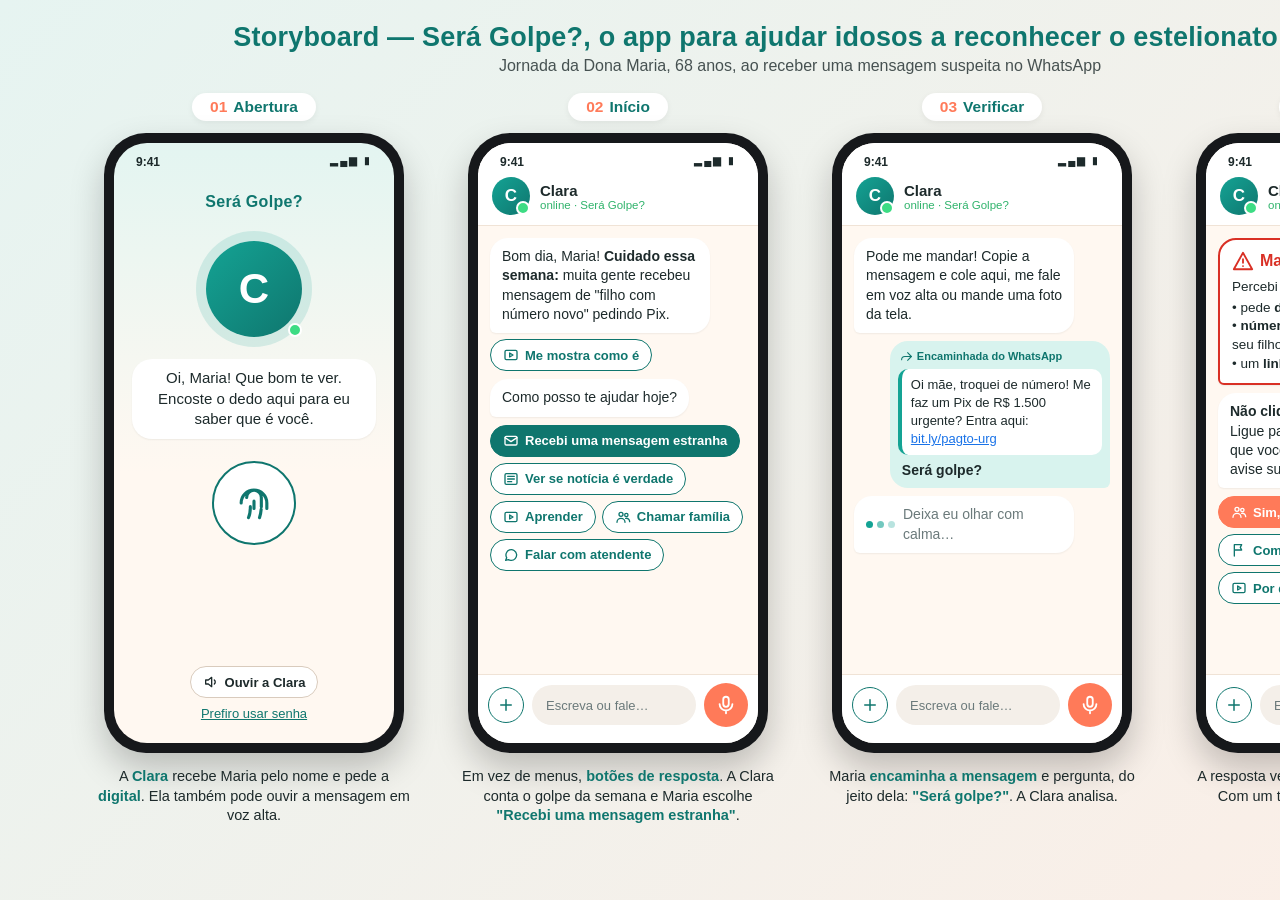
<file: storyboard/propostas/proposta-C-conversa.html>
<!DOCTYPE html>
<html lang="pt-BR">
<head>
<meta charset="utf-8">
<title>Será Golpe? — Proposta C: Conversa</title>
<link rel="stylesheet" href="base.css">
<style>
  :root { --teal:#0f766e; --teal2:#14a394; --coral:#ff7a59; --sand:#fff8f1; --ink:#1d2a2b; --mut:#6b7a7b; --bub:#ffffff; --me:#d8f3ee; --red:#d93025; }
  body { background:linear-gradient(135deg,#e6f4f1 0%,#fdeee6 100%); color:var(--ink); }
  .head h1 { color:var(--teal); }
  .tag { background:#fff; color:var(--teal); box-shadow:0 2px 6px rgba(0,0,0,.06); }
  .tag b { color:var(--coral); margin-right:6px; }
  .caption b { color:var(--teal); }
  .screen { background:var(--sand); }
  .topbar { display:flex; align-items:center; gap:10px; padding:4px 14px 10px; border-bottom:1px solid #f0e3d6; background:#fff; }
  .av { width:38px; height:38px; border-radius:50%; background:linear-gradient(135deg,var(--teal2),var(--teal)); color:#fff; display:flex; align-items:center; justify-content:center; font-weight:800; font-size:17px; flex-shrink:0; position:relative; }
  .av::after { content:""; position:absolute; right:0; bottom:0; width:10px; height:10px; border-radius:50%; background:#3ddc84; border:2px solid #fff; }
  .chat { flex:1; padding:12px 12px 6px; display:flex; flex-direction:column; gap:8px; }
  .b { max-width:86%; padding:9px 12px; border-radius:18px; font-size:14px; line-height:1.38; }
  .b.bot { background:var(--bub); border-bottom-left-radius:6px; box-shadow:0 1px 2px rgba(0,0,0,.06); align-self:flex-start; }
  .b.me { background:var(--me); border-bottom-right-radius:6px; align-self:flex-end; }
  .chips { display:flex; flex-wrap:wrap; gap:6px; }
  .chip { border:1.6px solid var(--teal); color:var(--teal); background:#fff; border-radius:999px; padding:7px 12px; font-size:13px; font-weight:600; display:flex; align-items:center; gap:6px; }
  .chip.f { background:var(--teal); color:#fff; }
  .chip svg.i { width:16px; height:16px; }
  .inbar { display:flex; align-items:center; gap:8px; padding:8px 10px 16px; background:#fff; border-top:1px solid #f0e3d6; }
  .inbar .field { flex:1; height:40px; border-radius:20px; background:#f4efe9; display:flex; align-items:center; padding:0 14px; font-size:13px; color:var(--mut); }
  .inbar .mic { width:44px; height:44px; border-radius:50%; background:var(--coral); color:#fff; display:flex; align-items:center; justify-content:center; }
  .inbar .plus { width:36px; height:36px; border-radius:50%; border:1.6px solid var(--teal); color:var(--teal); display:flex; align-items:center; justify-content:center; }
  .who { font-size:11px; color:var(--mut); margin:0 4px -4px; }
</style>
</head>
<body>
<svg width="0" height="0" style="position:absolute"><defs>
  <symbol id="finger" viewBox="0 0 24 24"><path d="M12 11v4M8 9a4 4 0 018 0v5M5 12a7 7 0 0114 0v3M9 20c1-2 1-4 1-6M15 20c.5-1.5.8-3 .9-4.5"/></symbol>
  <symbol id="mic" viewBox="0 0 24 24"><rect x="9" y="3" width="6" height="11" rx="3"/><path d="M5 11a7 7 0 0014 0M12 18v3"/></symbol>
  <symbol id="news" viewBox="0 0 24 24"><rect x="3" y="4" width="18" height="16" rx="2"/><path d="M7 8h10M7 12h10M7 16h6"/></symbol>
  <symbol id="play" viewBox="0 0 24 24"><rect x="3" y="5" width="18" height="14" rx="2"/><path d="M10 9l5 3-5 3z"/></symbol>
  <symbol id="users" viewBox="0 0 24 24"><circle cx="9" cy="8" r="3"/><path d="M3 20a6 6 0 0112 0"/><circle cx="17" cy="9" r="2.5"/><path d="M16 14a5 5 0 016 5"/></symbol>
  <symbol id="alert" viewBox="0 0 24 24"><path d="M12 3l10 18H2z"/><path d="M12 10v4M12 17.5h.01"/></symbol>
  <symbol id="chat" viewBox="0 0 24 24"><path d="M4 20l1.5-4A8 8 0 1112 20a8 8 0 01-4-1z"/></symbol>
  <symbol id="flag" viewBox="0 0 24 24"><path d="M5 21V4h11l-2 4 2 4H5"/></symbol>
  <symbol id="msg" viewBox="0 0 24 24"><rect x="3" y="5" width="18" height="13" rx="2"/><path d="M3 7l9 6 9-6"/></symbol>
  <symbol id="plus" viewBox="0 0 24 24"><path d="M12 5v14M5 12h14"/></symbol>
  <symbol id="fwd" viewBox="0 0 24 24"><path d="M14 5l7 7-7 7"/><path d="M21 12H9a6 6 0 00-6 6"/></symbol>
  <symbol id="vol" viewBox="0 0 24 24"><path d="M4 9h4l5-4v14l-5-4H4z"/><path d="M17 9a4 4 0 010 6"/></symbol>
</defs></svg>

<div class="head">
  <h1>Storyboard — Será Golpe?, o app para ajudar idosos a reconhecer o estelionato digital</h1>
  <p class="sub">Jornada da Dona Maria, 68 anos, ao receber uma mensagem suspeita no WhatsApp</p>
</div>

<div class="row">

  <!-- 01 -->
  <div class="col">
    <div class="tag"><b>01</b>Abertura</div>
    <div class="phone"><div class="screen" style="background:linear-gradient(180deg,#e3f5f1 0%,var(--sand) 55%)">
      <div class="status"><span>9:41</span><span class="icons">▂▄▆ ▮</span></div>
      <div style="flex:1;display:flex;flex-direction:column;align-items:center;padding:20px 18px 0">
        <div style="font-weight:800;color:var(--teal);font-size:16px;letter-spacing:.3px">Será Golpe?</div>
        <div class="av" style="width:96px;height:96px;font-size:42px;margin-top:30px;box-shadow:0 0 0 10px rgba(20,163,148,.15)">C</div>
        <div class="b bot" style="margin-top:22px;max-width:100%;font-size:15px;text-align:center;border-radius:20px">
          Oi, Maria! Que bom te ver.<br>Encoste o dedo aqui para eu saber que é você.
        </div>
        <div style="margin-top:22px;width:84px;height:84px;border-radius:50%;background:#fff;border:2.5px solid var(--teal);display:flex;align-items:center;justify-content:center;color:var(--teal)">
          <svg class="i" style="width:44px;height:44px;stroke-width:1.7"><use href="#finger"/></svg>
        </div>
        <div style="margin-top:auto;margin-bottom:22px;display:flex;flex-direction:column;align-items:center;gap:8px">
          <div class="chip" style="border-color:#d9cbbd;color:var(--ink)"><svg class="i"><use href="#vol"/></svg>Ouvir a Clara</div>
          <div style="font-size:13px;color:var(--teal);text-decoration:underline">Prefiro usar senha</div>
        </div>
      </div>
    </div></div>
    <p class="caption">A <b>Clara</b> recebe Maria pelo nome e pede a <b>digital</b>. Ela também pode ouvir a mensagem em voz alta.</p>
  </div>

  <!-- 02 -->
  <div class="col">
    <div class="tag"><b>02</b>Início</div>
    <div class="phone"><div class="screen">
      <div style="background:#fff">
        <div class="status"><span>9:41</span><span class="icons">▂▄▆ ▮</span></div>
        <div class="topbar"><div class="av">C</div><div><div style="font-weight:700;font-size:15px">Clara</div><div style="font-size:11.5px;color:#2fb36b">online · Será Golpe?</div></div></div>
      </div>
      <div class="chat">
        <div class="b bot">Bom dia, Maria! <b>Cuidado essa semana:</b> muita gente recebeu mensagem de "filho com número novo" pedindo Pix.</div>
        <div class="chips" style="margin-top:-2px"><div class="chip"><svg class="i"><use href="#play"/></svg>Me mostra como é</div></div>
        <div class="b bot">Como posso te ajudar hoje?</div>
        <div class="chips">
          <div class="chip f"><svg class="i"><use href="#msg"/></svg>Recebi uma mensagem estranha</div>
          <div class="chip"><svg class="i"><use href="#news"/></svg>Ver se notícia é verdade</div>
          <div class="chip"><svg class="i"><use href="#play"/></svg>Aprender</div>
          <div class="chip"><svg class="i"><use href="#users"/></svg>Chamar família</div>
          <div class="chip"><svg class="i"><use href="#chat"/></svg>Falar com atendente</div>
        </div>
      </div>
      <div class="inbar">
        <div class="plus"><svg class="i"><use href="#plus"/></svg></div>
        <div class="field">Escreva ou fale…</div>
        <div class="mic"><svg class="i" style="width:22px;height:22px"><use href="#mic"/></svg></div>
      </div>
    </div></div>
    <p class="caption">Em vez de menus, <b>botões de resposta</b>. A Clara conta o golpe da semana e Maria escolhe <b>"Recebi uma mensagem estranha"</b>.</p>
  </div>

  <!-- 03 -->
  <div class="col">
    <div class="tag"><b>03</b>Verificar</div>
    <div class="phone"><div class="screen">
      <div style="background:#fff">
        <div class="status"><span>9:41</span><span class="icons">▂▄▆ ▮</span></div>
        <div class="topbar"><div class="av">C</div><div><div style="font-weight:700;font-size:15px">Clara</div><div style="font-size:11.5px;color:#2fb36b">online · Será Golpe?</div></div></div>
      </div>
      <div class="chat">
        <div class="b bot">Pode me mandar! Copie a mensagem e cole aqui, me fale em voz alta ou mande uma foto da tela.</div>
        <div class="b me" style="padding:8px">
          <div style="font-size:11px;color:var(--teal);display:flex;align-items:center;gap:4px;margin:0 2px 5px;font-weight:600"><svg class="i" style="width:13px;height:13px"><use href="#fwd"/></svg>Encaminhada do WhatsApp</div>
          <div style="background:#fff;border-left:4px solid var(--teal2);border-radius:10px;padding:7px 9px;font-size:13px">Oi mãe, troquei de número! Me faz um Pix de R$ 1.500 urgente? Entra aqui: <span style="color:#1a73e8;text-decoration:underline">bit.ly/pagto-urg</span></div>
          <div style="font-size:14px;margin:6px 4px 0;font-weight:600">Será golpe?</div>
        </div>
        <div class="b bot" style="display:flex;align-items:center;gap:8px;color:var(--mut)">
          <span style="display:flex;gap:4px"><span style="width:7px;height:7px;border-radius:50%;background:var(--teal2)"></span><span style="width:7px;height:7px;border-radius:50%;background:var(--teal2);opacity:.6"></span><span style="width:7px;height:7px;border-radius:50%;background:var(--teal2);opacity:.3"></span></span>
          Deixa eu olhar com calma…
        </div>
      </div>
      <div class="inbar">
        <div class="plus"><svg class="i"><use href="#plus"/></svg></div>
        <div class="field">Escreva ou fale…</div>
        <div class="mic"><svg class="i" style="width:22px;height:22px"><use href="#mic"/></svg></div>
      </div>
    </div></div>
    <p class="caption">Maria <b>encaminha a mensagem</b> e pergunta, do jeito dela: <b>"Será golpe?"</b>. A Clara analisa.</p>
  </div>

  <!-- 04 -->
  <div class="col">
    <div class="tag"><b>04</b>Resultado</div>
    <div class="phone"><div class="screen">
      <div style="background:#fff">
        <div class="status"><span>9:41</span><span class="icons">▂▄▆ ▮</span></div>
        <div class="topbar"><div class="av">C</div><div><div style="font-weight:700;font-size:15px">Clara</div><div style="font-size:11.5px;color:#2fb36b">online · Será Golpe?</div></div></div>
      </div>
      <div class="chat">
        <div class="b bot" style="border:2px solid var(--red);padding:10px 12px">
          <div style="display:flex;align-items:center;gap:6px;color:var(--red);font-weight:800;font-size:16px"><svg class="i" style="width:22px;height:22px"><use href="#alert"/></svg>Maria, isso é golpe.</div>
          <div style="margin-top:6px;font-size:13.5px">Percebi três sinais:</div>
          <div style="font-size:13.5px;margin-top:2px">• pede <b>dinheiro com pressa</b><br>• <b>número novo</b> dizendo ser seu filho<br>• um <b>link estranho</b></div>
        </div>
        <div class="b bot"><b>Não clique e não faça o Pix.</b> Ligue para seu filho no número que você já tem. Quer que eu avise sua família?</div>
        <div class="chips">
          <div class="chip f" style="background:var(--coral);border-color:var(--coral)"><svg class="i"><use href="#users"/></svg>Sim, avisar minha família</div>
          <div class="chip"><svg class="i"><use href="#flag"/></svg>Como denunciar</div>
          <div class="chip"><svg class="i"><use href="#play"/></svg>Por que isso é golpe?</div>
        </div>
      </div>
      <div class="inbar">
        <div class="plus"><svg class="i"><use href="#plus"/></svg></div>
        <div class="field">Escreva ou fale…</div>
        <div class="mic"><svg class="i" style="width:22px;height:22px"><use href="#mic"/></svg></div>
      </div>
    </div></div>
    <p class="caption">A resposta vem <b>como uma amiga explicaria</b>. Com um toque, a Clara <b>avisa a família</b>.</p>
  </div>

</div>
</body>
</html>
</file>
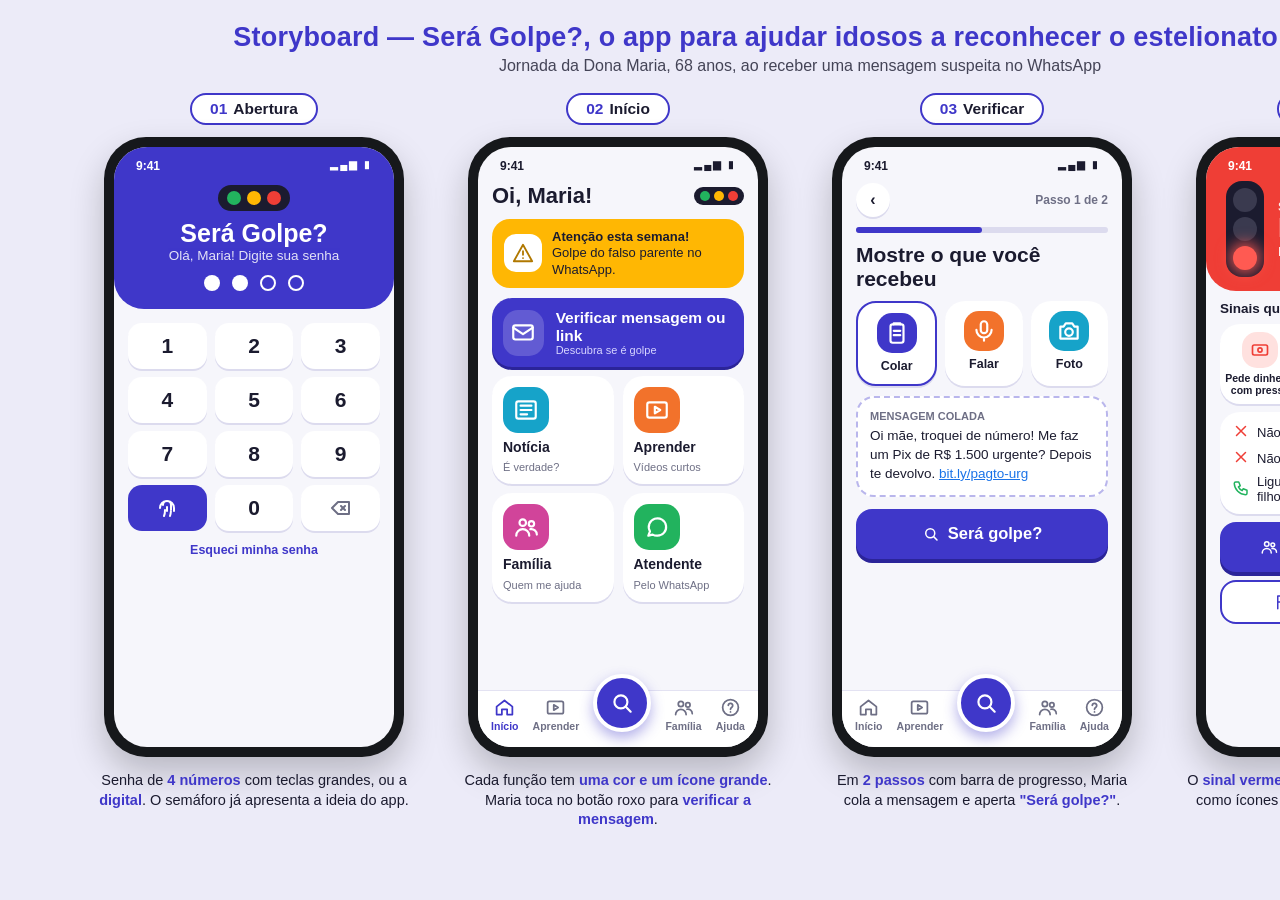
<file: storyboard/propostas/proposta-D-semaforo.html>
<!DOCTYPE html>
<html lang="pt-BR">
<head>
<meta charset="utf-8">
<title>Será Golpe? — Proposta D: Semáforo</title>
<link rel="stylesheet" href="base.css">
<style>
  :root { --ind:#3f37c9; --ind2:#2b2499; --g:#22b35e; --y:#ffb703; --r:#ef3e36; --ink:#1b1b2f; --mut:#6e6f85; --bg:#f6f6fb; }
  body { background:#ecebf8; color:var(--ink); }
  .head h1 { color:var(--ind); }
  .tag { background:#fff; color:var(--ink); border:2px solid var(--ind); }
  .tag b { color:var(--ind); margin-right:6px; }
  .caption b { color:var(--ind); }
  .screen { background:var(--bg); }
  .body { padding:6px 14px 0; flex:1; display:flex; flex-direction:column; gap:10px; }
  .lights { display:inline-flex; gap:4px; background:#1b1b2f; padding:4px 6px; border-radius:999px; }
  .lights span { width:10px; height:10px; border-radius:50%; }
  .tile { background:#fff; border-radius:20px; padding:11px; display:flex; flex-direction:column; gap:6px; box-shadow:0 2px 0 #dcdbee; }
  .blob { width:46px; height:46px; border-radius:15px; display:flex; align-items:center; justify-content:center; color:#fff; }
  .blob svg.i { width:26px; height:26px; }
  .tile .t { font-size:14px; font-weight:800; line-height:1.15; }
  .tile .s { font-size:11px; color:var(--mut); }
  .tabs { display:flex; justify-content:space-around; align-items:flex-end; background:#fff; padding:6px 6px 15px; border-top:1px solid #e3e2f2; position:relative; }
  .tabs div { display:flex; flex-direction:column; align-items:center; gap:2px; font-size:10.5px; color:var(--mut); font-weight:600; }
  .tabs .on { color:var(--ind); }
  .tabs svg.i { width:21px; height:21px; }
  .fab { width:58px; height:58px; border-radius:50%; background:var(--ind); color:#fff !important; display:flex; align-items:center; justify-content:center; margin-top:-30px; box-shadow:0 6px 14px rgba(63,55,201,.4); border:4px solid #fff; }
  .fab svg.i { width:26px !important; height:26px !important; }
  .btn { height:50px; border-radius:16px; display:flex; align-items:center; justify-content:center; gap:8px; font-weight:800; font-size:15px; }
  .key { height:46px; border-radius:14px; background:#fff; display:flex; align-items:center; justify-content:center; font-size:21px; font-weight:700; box-shadow:0 2px 0 #dcdbee; }
</style>
</head>
<body>
<svg width="0" height="0" style="position:absolute"><defs>
  <symbol id="finger" viewBox="0 0 24 24"><path d="M12 11v4M8 9a4 4 0 018 0v5M5 12a7 7 0 0114 0v3M9 20c1-2 1-4 1-6M15 20c.5-1.5.8-3 .9-4.5"/></symbol>
  <symbol id="mic" viewBox="0 0 24 24"><rect x="9" y="3" width="6" height="11" rx="3"/><path d="M5 11a7 7 0 0014 0M12 18v3"/></symbol>
  <symbol id="news" viewBox="0 0 24 24"><rect x="3" y="4" width="18" height="16" rx="2"/><path d="M7 8h10M7 12h10M7 16h6"/></symbol>
  <symbol id="play" viewBox="0 0 24 24"><rect x="3" y="5" width="18" height="14" rx="2"/><path d="M10 9l5 3-5 3z"/></symbol>
  <symbol id="users" viewBox="0 0 24 24"><circle cx="9" cy="8" r="3"/><path d="M3 20a6 6 0 0112 0"/><circle cx="17" cy="9" r="2.5"/><path d="M16 14a5 5 0 016 5"/></symbol>
  <symbol id="help" viewBox="0 0 24 24"><circle cx="12" cy="12" r="9"/><path d="M9.5 9.5a2.5 2.5 0 015 .5c0 2-2.5 2-2.5 4M12 17h.01"/></symbol>
  <symbol id="home" viewBox="0 0 24 24"><path d="M3 11l9-7 9 7v9h-6v-6H9v6H3z"/></symbol>
  <symbol id="search" viewBox="0 0 24 24"><circle cx="11" cy="11" r="6"/><path d="M20 20l-4.5-4.5"/></symbol>
  <symbol id="alert" viewBox="0 0 24 24"><path d="M12 3l10 18H2z"/><path d="M12 10v4M12 17.5h.01"/></symbol>
  <symbol id="clip" viewBox="0 0 24 24"><rect x="6" y="4" width="12" height="17" rx="2"/><path d="M9 4V3h6v1M9 10h6M9 14h6"/></symbol>
  <symbol id="chat" viewBox="0 0 24 24"><path d="M4 20l1.5-4A8 8 0 1112 20a8 8 0 01-4-1z"/></symbol>
  <symbol id="flag" viewBox="0 0 24 24"><path d="M5 21V4h11l-2 4 2 4H5"/></symbol>
  <symbol id="cam" viewBox="0 0 24 24"><path d="M4 8h3l2-3h6l2 3h3v11H4z"/><circle cx="12" cy="13" r="3.5"/></symbol>
  <symbol id="msg" viewBox="0 0 24 24"><rect x="3" y="5" width="18" height="13" rx="2"/><path d="M3 7l9 6 9-6"/></symbol>
  <symbol id="link" viewBox="0 0 24 24"><path d="M10 14a4 4 0 006 0l3-3a4 4 0 00-6-6l-1 1"/><path d="M14 10a4 4 0 00-6 0l-3 3a4 4 0 006 6l1-1"/></symbol>
  <symbol id="phone" viewBox="0 0 24 24"><path d="M5 4h4l2 5-2.5 1.5a11 11 0 005 5L15 13l5 2v4a2 2 0 01-2 2A16 16 0 013 6a2 2 0 012-2z"/></symbol>
  <symbol id="cash" viewBox="0 0 24 24"><rect x="3" y="6" width="18" height="12" rx="2"/><circle cx="12" cy="12" r="2.5"/></symbol>
  <symbol id="x" viewBox="0 0 24 24"><path d="M6 6l12 12M18 6L6 18"/></symbol>
  <symbol id="del" viewBox="0 0 24 24"><path d="M9 6h11v12H9l-6-6z"/><path d="M12 10l4 4M16 10l-4 4"/></symbol>
</defs></svg>

<div class="head">
  <h1>Storyboard — Será Golpe?, o app para ajudar idosos a reconhecer o estelionato digital</h1>
  <p class="sub">Jornada da Dona Maria, 68 anos, ao receber uma mensagem suspeita no WhatsApp</p>
</div>

<div class="row">

  <!-- 01 -->
  <div class="col">
    <div class="tag"><b>01</b>Abertura</div>
    <div class="phone"><div class="screen">
      <div style="background:var(--ind);color:#fff;border-radius:0 0 30px 30px;padding-bottom:18px">
        <div class="status"><span>9:41</span><span class="icons">▂▄▆ ▮</span></div>
        <div style="display:flex;flex-direction:column;align-items:center;padding-top:8px">
          <div class="lights" style="padding:6px 9px;gap:6px"><span style="background:var(--g);width:14px;height:14px"></span><span style="background:var(--y);width:14px;height:14px"></span><span style="background:var(--r);width:14px;height:14px"></span></div>
          <div style="font-size:25px;font-weight:900;margin-top:8px">Será Golpe?</div>
          <div style="font-size:13.5px;opacity:.85">Olá, Maria! Digite sua senha</div>
          <div style="display:flex;gap:12px;margin-top:12px">
            <span style="width:16px;height:16px;border-radius:50%;background:#fff"></span><span style="width:16px;height:16px;border-radius:50%;background:#fff"></span><span style="width:16px;height:16px;border-radius:50%;border:2px solid #fff"></span><span style="width:16px;height:16px;border-radius:50%;border:2px solid #fff"></span>
          </div>
        </div>
      </div>
      <div class="body" style="padding-top:14px">
        <div style="display:grid;grid-template-columns:repeat(3,1fr);gap:8px">
          <div class="key">1</div><div class="key">2</div><div class="key">3</div>
          <div class="key">4</div><div class="key">5</div><div class="key">6</div>
          <div class="key">7</div><div class="key">8</div><div class="key">9</div>
          <div class="key" style="background:var(--ind);color:#fff;box-shadow:none"><svg class="i" style="width:24px;height:24px"><use href="#finger"/></svg></div>
          <div class="key">0</div>
          <div class="key" style="color:var(--mut)"><svg class="i" style="width:24px;height:24px"><use href="#del"/></svg></div>
        </div>
        <div style="text-align:center;font-size:12.5px;color:var(--ind);font-weight:700;margin-top:2px">Esqueci minha senha</div>
      </div>
    </div></div>
    <p class="caption">Senha de <b>4 números</b> com teclas grandes, ou a <b>digital</b>. O semáforo já apresenta a ideia do app.</p>
  </div>

  <!-- 02 -->
  <div class="col">
    <div class="tag"><b>02</b>Início</div>
    <div class="phone"><div class="screen">
      <div class="status"><span>9:41</span><span class="icons">▂▄▆ ▮</span></div>
      <div class="body">
        <div style="display:flex;justify-content:space-between;align-items:center">
          <div style="font-size:22px;font-weight:900">Oi, Maria!</div>
          <div class="lights"><span style="background:var(--g)"></span><span style="background:var(--y)"></span><span style="background:var(--r)"></span></div>
        </div>
        <div style="background:var(--y);border-radius:18px;padding:10px 12px;display:flex;gap:10px;align-items:center">
          <div style="width:38px;height:38px;border-radius:12px;background:#fff;display:flex;align-items:center;justify-content:center;color:#b07800;flex-shrink:0"><svg class="i" style="width:22px;height:22px"><use href="#alert"/></svg></div>
          <div style="font-size:13px;line-height:1.25"><b>Atenção esta semana!</b><br>Golpe do falso parente no WhatsApp.</div>
        </div>
        <div style="display:grid;grid-template-columns:1fr 1fr;gap:9px">
          <div class="tile" style="grid-column:span 2;flex-direction:row;align-items:center;gap:12px;background:var(--ind);box-shadow:0 3px 0 var(--ind2)">
            <div class="blob" style="background:rgba(255,255,255,.18)"><svg class="i"><use href="#msg"/></svg></div>
            <div><div class="t" style="color:#fff;font-size:15.5px">Verificar mensagem ou link</div><div class="s" style="color:#d7d5ff">Descubra se é golpe</div></div>
          </div>
          <div class="tile"><div class="blob" style="background:#16a3c9"><svg class="i"><use href="#news"/></svg></div><div class="t">Notícia</div><div class="s">É verdade?</div></div>
          <div class="tile"><div class="blob" style="background:#f2722b"><svg class="i"><use href="#play"/></svg></div><div class="t">Aprender</div><div class="s">Vídeos curtos</div></div>
          <div class="tile"><div class="blob" style="background:#d1449a"><svg class="i"><use href="#users"/></svg></div><div class="t">Família</div><div class="s">Quem me ajuda</div></div>
          <div class="tile"><div class="blob" style="background:var(--g)"><svg class="i"><use href="#chat"/></svg></div><div class="t">Atendente</div><div class="s">Pelo WhatsApp</div></div>
        </div>
      </div>
      <div class="tabs">
        <div class="on"><svg class="i"><use href="#home"/></svg>Início</div>
        <div><svg class="i"><use href="#play"/></svg>Aprender</div>
        <div class="fab"><svg class="i"><use href="#search"/></svg></div>
        <div><svg class="i"><use href="#users"/></svg>Família</div>
        <div><svg class="i"><use href="#help"/></svg>Ajuda</div>
      </div>
    </div></div>
    <p class="caption">Cada função tem <b>uma cor e um ícone grande</b>. Maria toca no botão roxo para <b>verificar a mensagem</b>.</p>
  </div>

  <!-- 03 -->
  <div class="col">
    <div class="tag"><b>03</b>Verificar</div>
    <div class="phone"><div class="screen">
      <div class="status"><span>9:41</span><span class="icons">▂▄▆ ▮</span></div>
      <div class="body">
        <div style="display:flex;justify-content:space-between;align-items:center">
          <div style="width:34px;height:34px;border-radius:50%;background:#fff;display:flex;align-items:center;justify-content:center;font-weight:800;box-shadow:0 2px 0 #dcdbee">‹</div>
          <div style="font-size:12px;font-weight:700;color:var(--mut)">Passo 1 de 2</div>
        </div>
        <div style="height:6px;border-radius:3px;background:#dcdbee"><div style="width:50%;height:100%;border-radius:3px;background:var(--ind)"></div></div>
        <div style="font-size:21px;font-weight:900;line-height:1.15">Mostre o que você recebeu</div>

        <div style="display:flex;gap:8px">
          <div class="tile" style="flex:1;align-items:center;padding:10px 4px;border:2.5px solid var(--ind)"><div class="blob" style="background:var(--ind);width:40px;height:40px"><svg class="i"><use href="#clip"/></svg></div><div class="t" style="font-size:12.5px">Colar</div></div>
          <div class="tile" style="flex:1;align-items:center;padding:10px 4px"><div class="blob" style="background:#f2722b;width:40px;height:40px"><svg class="i"><use href="#mic"/></svg></div><div class="t" style="font-size:12.5px">Falar</div></div>
          <div class="tile" style="flex:1;align-items:center;padding:10px 4px"><div class="blob" style="background:#16a3c9;width:40px;height:40px"><svg class="i"><use href="#cam"/></svg></div><div class="t" style="font-size:12.5px">Foto</div></div>
        </div>

        <div style="background:#fff;border:2.5px dashed #b9b6ec;border-radius:18px;padding:11px 12px;font-size:13.5px;line-height:1.4">
          <div style="font-size:11px;color:var(--mut);font-weight:700;margin-bottom:3px">MENSAGEM COLADA</div>
          Oi mãe, troquei de número! Me faz um Pix de R$ 1.500 urgente? Depois te devolvo. <span style="color:#1a73e8;text-decoration:underline">bit.ly/pagto-urg</span>
        </div>

        <div class="btn" style="background:var(--ind);color:#fff;box-shadow:0 4px 0 var(--ind2);font-size:16.5px;margin-top:2px"><svg class="i"><use href="#search"/></svg>Será golpe?</div>
      </div>
      <div class="tabs">
        <div><svg class="i"><use href="#home"/></svg>Início</div>
        <div><svg class="i"><use href="#play"/></svg>Aprender</div>
        <div class="fab"><svg class="i"><use href="#search"/></svg></div>
        <div><svg class="i"><use href="#users"/></svg>Família</div>
        <div><svg class="i"><use href="#help"/></svg>Ajuda</div>
      </div>
    </div></div>
    <p class="caption">Em <b>2 passos</b> com barra de progresso, Maria cola a mensagem e aperta <b>"Será golpe?"</b>.</p>
  </div>

  <!-- 04 -->
  <div class="col">
    <div class="tag"><b>04</b>Resultado</div>
    <div class="phone"><div class="screen">
      <div style="background:var(--r);color:#fff;border-radius:0 0 30px 30px;padding-bottom:14px">
        <div class="status"><span>9:41</span><span class="icons">▂▄▆ ▮</span></div>
        <div style="display:flex;align-items:center;gap:14px;padding:4px 20px 0">
          <div style="background:#1b1b2f;border-radius:16px;padding:7px;display:flex;flex-direction:column;gap:5px">
            <span style="width:24px;height:24px;border-radius:50%;background:#3a3a4f"></span>
            <span style="width:24px;height:24px;border-radius:50%;background:#3a3a4f"></span>
            <span style="width:24px;height:24px;border-radius:50%;background:#ff5a52;box-shadow:0 0 14px 4px rgba(255,90,82,.8)"></span>
          </div>
          <div>
            <div style="font-size:13px;font-weight:800;letter-spacing:1px;opacity:.9">SINAL VERMELHO</div>
            <div style="font-size:27px;font-weight:900;line-height:1.05">É golpe!</div>
            <div style="font-size:12.5px;opacity:.92;margin-top:3px">Pare. Não faça nada ainda.</div>
          </div>
        </div>
      </div>
      <div class="body" style="padding-top:10px;gap:8px">
        <div style="font-size:13.5px;font-weight:900">Sinais que encontramos</div>
        <div style="display:flex;gap:6px">
          <div class="tile" style="flex:1;align-items:center;padding:8px 4px;gap:4px;text-align:center"><div class="blob" style="background:#ffe1df;color:var(--r);width:36px;height:36px"><svg class="i" style="width:20px;height:20px"><use href="#cash"/></svg></div><div class="s" style="color:var(--ink);font-weight:700;font-size:10.5px;line-height:1.15">Pede dinheiro com pressa</div></div>
          <div class="tile" style="flex:1;align-items:center;padding:8px 4px;gap:4px;text-align:center"><div class="blob" style="background:#ffe1df;color:var(--r);width:36px;height:36px"><svg class="i" style="width:20px;height:20px"><use href="#phone"/></svg></div><div class="s" style="color:var(--ink);font-weight:700;font-size:10.5px;line-height:1.15">Número novo de parente</div></div>
          <div class="tile" style="flex:1;align-items:center;padding:8px 4px;gap:4px;text-align:center"><div class="blob" style="background:#ffe1df;color:var(--r);width:36px;height:36px"><svg class="i" style="width:20px;height:20px"><use href="#link"/></svg></div><div class="s" style="color:var(--ink);font-weight:700;font-size:10.5px;line-height:1.15">Link estranho</div></div>
        </div>
        <div class="tile" style="gap:5px;font-size:13px;padding:10px 12px">
          <div style="display:flex;gap:7px;align-items:center"><span style="color:var(--r)"><svg class="i"><use href="#x"/></svg></span>Não clique no link</div>
          <div style="display:flex;gap:7px;align-items:center"><span style="color:var(--r)"><svg class="i"><use href="#x"/></svg></span>Não faça o Pix</div>
          <div style="display:flex;gap:7px;align-items:center"><span style="color:var(--g)"><svg class="i"><use href="#phone"/></svg></span>Ligue no número antigo do seu filho</div>
        </div>
        <div class="btn" style="background:var(--ind);color:#fff;box-shadow:0 4px 0 var(--ind2)"><svg class="i"><use href="#users"/></svg>Avisar minha família</div>
        <div class="btn" style="background:#fff;color:var(--ind);border:2px solid var(--ind);height:44px"><svg class="i"><use href="#flag"/></svg>Como denunciar</div>
      </div>
    </div></div>
    <p class="caption">O <b>sinal vermelho</b> acende. Os motivos aparecem como ícones e o que fazer, como uma <b>lista de sim e não</b>.</p>
  </div>

</div>
</body>
</html>
</file>
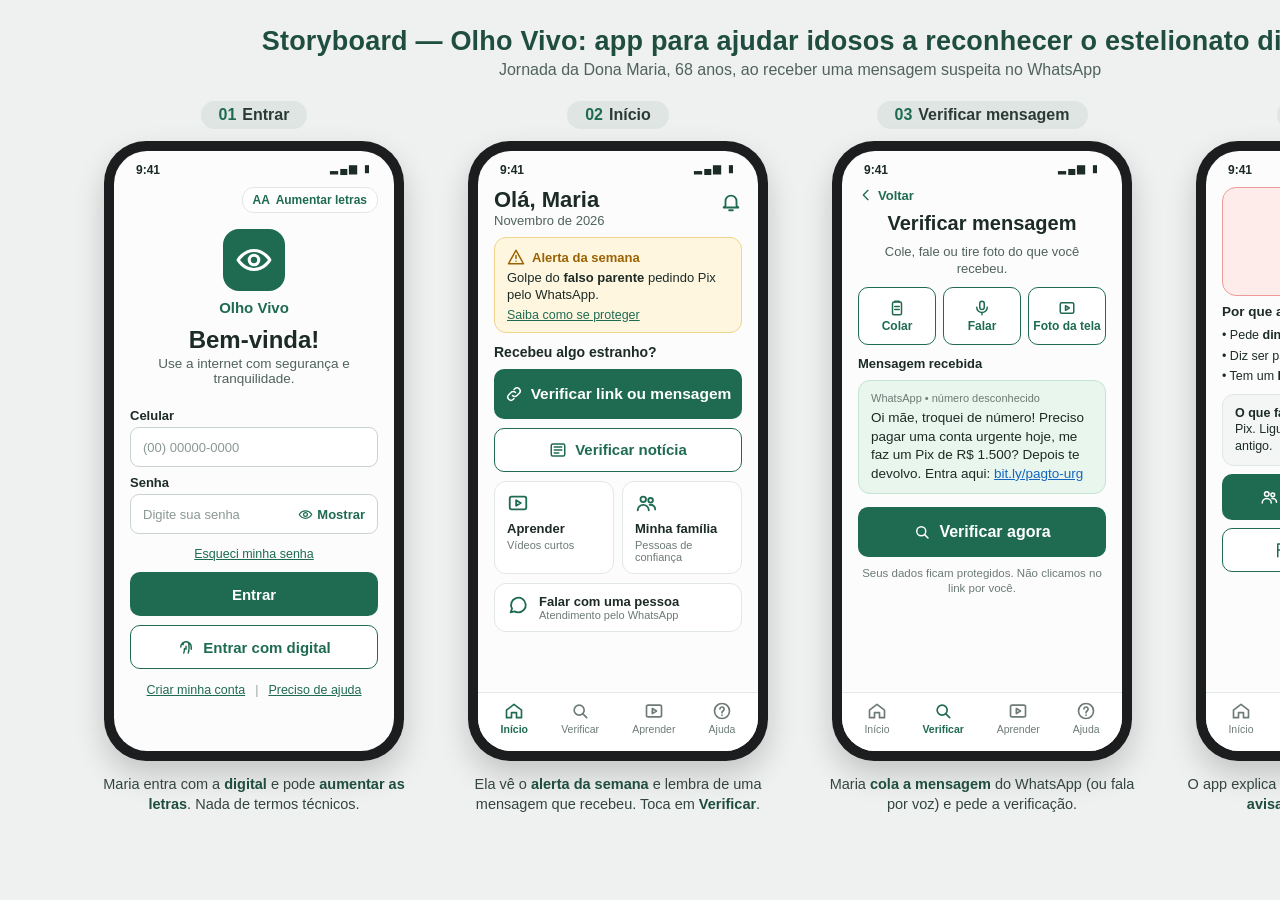
<file: storyboard/v1-olho-vivo/storyboard.html>
<!DOCTYPE html>
<html lang="pt-BR">
<head>
<meta charset="utf-8">
<title>Storyboard — Olho Vivo</title>
<style>
  * { box-sizing: border-box; margin: 0; padding: 0; }
  html, body { width: 1600px; height: 900px; }
  body {
    font-family: "Segoe UI", Roboto, Arial, sans-serif;
    background: #eef1ef;
    color: #1c2b26;
    display: flex; flex-direction: column; align-items: center;
    padding: 26px 40px 0;
  }
  h1 { font-size: 27px; font-weight: 700; color: #1f4d3f; letter-spacing: .2px; }
  .sub { font-size: 16px; color: #50625b; margin-top: 4px; }

  .row { display: flex; gap: 46px; margin-top: 22px; }
  .col { display: flex; flex-direction: column; align-items: center; width: 318px; }

  .tag {
    background: #dfe5e2; border-radius: 999px; padding: 5px 18px;
    font-size: 16px; font-weight: 600; color: #2b3a35; margin-bottom: 12px;
  }
  .tag b { color: #1f6b52; margin-right: 6px; }

  .phone {
    width: 300px; height: 620px; border-radius: 42px;
    background: #1b1d1f; padding: 10px;
    box-shadow: 0 14px 30px rgba(0,0,0,.18);
  }
  .screen {
    width: 100%; height: 100%; border-radius: 33px; background: #fbfcfb;
    overflow: hidden; position: relative; display: flex; flex-direction: column;
  }
  .status { display: flex; justify-content: space-between; padding: 12px 22px 4px; font-size: 12px; font-weight: 600; }
  .status .icons { letter-spacing: 2px; font-size: 10px; }
  .body { padding: 6px 16px 0; flex: 1; display: flex; flex-direction: column; }

  .caption { margin-top: 14px; font-size: 14.5px; line-height: 1.35; text-align: center; color: #34453f; }
  .caption b { color: #1f4d3f; }

  /* componentes */
  .btn {
    display: flex; align-items: center; justify-content: center; gap: 8px;
    height: 44px; border-radius: 10px; font-size: 15px; font-weight: 600;
  }
  .primary { background: #1f6b52; color: #fff; }
  .outline { border: 1.6px solid #1f6b52; color: #1f6b52; background: #fff; }
  .danger { background: #c62828; color: #fff; }
  .link { color: #1f6b52; text-decoration: underline; font-size: 12.5px; }
  .label { font-size: 13px; font-weight: 600; margin: 8px 0 4px; }
  .input {
    height: 40px; border: 1.3px solid #c9d3cf; border-radius: 9px; background: #fff;
    display: flex; align-items: center; justify-content: space-between; padding: 0 12px;
    font-size: 13px; color: #8a9893;
  }
  .card { background: #fff; border: 1px solid #e1e7e4; border-radius: 12px; padding: 10px 12px; }
  svg.i { width: 18px; height: 18px; stroke: currentColor; fill: none; stroke-width: 2; stroke-linecap: round; stroke-linejoin: round; flex-shrink: 0; }

  .nav {
    display: flex; justify-content: space-around; border-top: 1px solid #e3e8e6;
    padding: 8px 6px 16px; background: #fff; font-size: 10.5px; color: #6c7b76;
  }
  .nav div { display: flex; flex-direction: column; align-items: center; gap: 2px; }
  .nav .on { color: #1f6b52; font-weight: 700; }
  .nav svg.i { width: 20px; height: 20px; }
</style>
</head>
<body>

<!-- ícones reutilizáveis -->
<svg width="0" height="0" style="position:absolute">
  <defs>
    <symbol id="shield" viewBox="0 0 24 24"><path d="M12 3l8 3v6c0 5-3.5 8-8 9-4.5-1-8-4-8-9V6z"/><path d="M8.5 12l2.5 2.5 4.5-5"/></symbol>
    <symbol id="eye" viewBox="0 0 24 24"><path d="M2 12s3.5-6 10-6 10 6 10 6-3.5 6-10 6S2 12 2 12z"/><circle cx="12" cy="12" r="3"/></symbol>
    <symbol id="finger" viewBox="0 0 24 24"><path d="M12 11v4M8 9a4 4 0 018 0v5M5 12a7 7 0 0114 0v3M9 20c1-2 1-4 1-6M15 20c.5-1.5.8-3 .9-4.5"/></symbol>
    <symbol id="mic" viewBox="0 0 24 24"><rect x="9" y="3" width="6" height="11" rx="3"/><path d="M5 11a7 7 0 0014 0M12 18v3"/></symbol>
    <symbol id="link" viewBox="0 0 24 24"><path d="M10 14a4 4 0 006 0l3-3a4 4 0 00-6-6l-1 1"/><path d="M14 10a4 4 0 00-6 0l-3 3a4 4 0 006 6l1-1"/></symbol>
    <symbol id="news" viewBox="0 0 24 24"><rect x="3" y="4" width="18" height="16" rx="2"/><path d="M7 8h10M7 12h10M7 16h6"/></symbol>
    <symbol id="play" viewBox="0 0 24 24"><rect x="3" y="5" width="18" height="14" rx="2"/><path d="M10 9l5 3-5 3z"/></symbol>
    <symbol id="users" viewBox="0 0 24 24"><circle cx="9" cy="8" r="3"/><path d="M3 20a6 6 0 0112 0"/><circle cx="17" cy="9" r="2.5"/><path d="M16 14a5 5 0 016 5"/></symbol>
    <symbol id="help" viewBox="0 0 24 24"><circle cx="12" cy="12" r="9"/><path d="M9.5 9.5a2.5 2.5 0 015 .5c0 2-2.5 2-2.5 4M12 17h.01"/></symbol>
    <symbol id="home" viewBox="0 0 24 24"><path d="M3 11l9-7 9 7v9h-6v-6H9v6H3z"/></symbol>
    <symbol id="search" viewBox="0 0 24 24"><circle cx="11" cy="11" r="6"/><path d="M20 20l-4.5-4.5"/></symbol>
    <symbol id="alert" viewBox="0 0 24 24"><path d="M12 3l10 18H2z"/><path d="M12 10v4M12 17.5h.01"/></symbol>
    <symbol id="bell" viewBox="0 0 24 24"><path d="M6 16V11a6 6 0 0112 0v5l2 2H4z"/><path d="M10 21h4"/></symbol>
    <symbol id="clip" viewBox="0 0 24 24"><rect x="6" y="4" width="12" height="17" rx="2"/><path d="M9 4V3h6v1M9 10h6M9 14h6"/></symbol>
    <symbol id="chat" viewBox="0 0 24 24"><path d="M4 20l1.5-4A8 8 0 1112 20a8 8 0 01-4-1z"/></symbol>
    <symbol id="flag" viewBox="0 0 24 24"><path d="M5 21V4h11l-2 4 2 4H5"/></symbol>
    <symbol id="x" viewBox="0 0 24 24"><path d="M6 6l12 12M18 6L6 18"/></symbol>
    <symbol id="back" viewBox="0 0 24 24"><path d="M15 5l-7 7 7 7"/></symbol>
  </defs>
</svg>

<h1>Storyboard — Olho Vivo: app para ajudar idosos a reconhecer o estelionato digital</h1>
<p class="sub">Jornada da Dona Maria, 68 anos, ao receber uma mensagem suspeita no WhatsApp</p>

<div class="row">

  <!-- 01 ENTRAR -->
  <div class="col">
    <div class="tag"><b>01</b>Entrar</div>
    <div class="phone"><div class="screen">
      <div class="status"><span>9:41</span><span class="icons">▂▄▆ ▮</span></div>
      <div class="body">
        <div style="display:flex;justify-content:flex-end">
          <div class="card" style="padding:5px 10px;font-size:12px;font-weight:700;color:#1f6b52">AA&nbsp; Aumentar letras</div>
        </div>
        <div style="display:flex;flex-direction:column;align-items:center;margin-top:16px">
          <div style="width:62px;height:62px;border-radius:16px;background:#1f6b52;color:#fff;display:flex;align-items:center;justify-content:center">
            <svg class="i" style="width:38px;height:38px"><use href="#eye"/></svg>
          </div>
          <div style="font-size:15px;font-weight:700;color:#1f6b52;margin-top:8px">Olho Vivo</div>
          <div style="font-size:24px;font-weight:800;margin-top:10px">Bem-vinda!</div>
          <div style="font-size:13.5px;color:#50625b;text-align:center;margin-top:2px">Use a internet com segurança e tranquilidade.</div>
        </div>
        <div style="margin-top:14px">
          <div class="label">Celular</div>
          <div class="input">(00) 00000-0000</div>
          <div class="label">Senha</div>
          <div class="input">Digite sua senha <span style="color:#1f6b52;font-weight:600;display:flex;gap:4px;align-items:center"><svg class="i" style="width:15px;height:15px"><use href="#eye"/></svg>Mostrar</span></div>
          <div style="text-align:center;margin:10px 0"><span class="link">Esqueci minha senha</span></div>
          <div class="btn primary">Entrar</div>
          <div class="btn outline" style="margin-top:9px"><svg class="i"><use href="#finger"/></svg>Entrar com digital</div>
          <div style="display:flex;justify-content:center;gap:10px;margin-top:14px;font-size:12.5px;color:#9aa6a2">
            <span class="link">Criar minha conta</span>|<span class="link">Preciso de ajuda</span>
          </div>
        </div>
      </div>
    </div></div>
    <p class="caption">Maria entra com a <b>digital</b> e pode <b>aumentar as letras</b>. Nada de termos técnicos.</p>
  </div>

  <!-- 02 INÍCIO -->
  <div class="col">
    <div class="tag"><b>02</b>Início</div>
    <div class="phone"><div class="screen">
      <div class="status"><span>9:41</span><span class="icons">▂▄▆ ▮</span></div>
      <div class="body" style="gap:9px">
        <div style="display:flex;justify-content:space-between;align-items:flex-start">
          <div>
            <div style="font-size:22px;font-weight:800">Olá, Maria</div>
            <div style="font-size:13px;color:#50625b">Novembro de 2026</div>
          </div>
          <div style="color:#1f6b52;margin-top:4px"><svg class="i" style="width:22px;height:22px"><use href="#bell"/></svg></div>
        </div>

        <div class="card" style="background:#fff6e0;border-color:#f1d48a">
          <div style="display:flex;gap:7px;align-items:center;color:#9a6200;font-weight:700;font-size:13px">
            <svg class="i"><use href="#alert"/></svg>Alerta da semana
          </div>
          <div style="font-size:13px;margin-top:4px;line-height:1.3">Golpe do <b>falso parente</b> pedindo Pix pelo WhatsApp.</div>
          <div class="link" style="margin-top:4px">Saiba como se proteger</div>
        </div>

        <div style="font-size:14px;font-weight:700;margin-top:2px">Recebeu algo estranho?</div>
        <div class="btn primary" style="height:50px;font-size:15.5px"><svg class="i"><use href="#link"/></svg>Verificar link ou mensagem</div>
        <div class="btn outline"><svg class="i"><use href="#news"/></svg>Verificar notícia</div>

        <div style="display:flex;gap:8px">
          <div class="card" style="flex:1;display:flex;flex-direction:column;gap:3px">
            <div style="color:#1f6b52"><svg class="i" style="width:22px;height:22px"><use href="#play"/></svg></div>
            <div style="font-size:13px;font-weight:700">Aprender</div>
            <div style="font-size:11px;color:#6c7b76">Vídeos curtos</div>
          </div>
          <div class="card" style="flex:1;display:flex;flex-direction:column;gap:3px">
            <div style="color:#1f6b52"><svg class="i" style="width:22px;height:22px"><use href="#users"/></svg></div>
            <div style="font-size:13px;font-weight:700">Minha família</div>
            <div style="font-size:11px;color:#6c7b76">Pessoas de confiança</div>
          </div>
        </div>
        <div class="card" style="display:flex;align-items:center;gap:10px">
          <div style="color:#1f6b52"><svg class="i" style="width:22px;height:22px"><use href="#chat"/></svg></div>
          <div>
            <div style="font-size:13px;font-weight:700">Falar com uma pessoa</div>
            <div style="font-size:11px;color:#6c7b76">Atendimento pelo WhatsApp</div>
          </div>
        </div>
      </div>
      <div class="nav">
        <div class="on"><svg class="i"><use href="#home"/></svg>Início</div>
        <div><svg class="i"><use href="#search"/></svg>Verificar</div>
        <div><svg class="i"><use href="#play"/></svg>Aprender</div>
        <div><svg class="i"><use href="#help"/></svg>Ajuda</div>
      </div>
    </div></div>
    <p class="caption">Ela vê o <b>alerta da semana</b> e lembra de uma mensagem que recebeu. Toca em <b>Verificar</b>.</p>
  </div>

  <!-- 03 VERIFICAR -->
  <div class="col">
    <div class="tag"><b>03</b>Verificar mensagem</div>
    <div class="phone"><div class="screen">
      <div class="status"><span>9:41</span><span class="icons">▂▄▆ ▮</span></div>
      <div class="body" style="gap:9px">
        <div style="display:flex;align-items:center;gap:4px;color:#1f6b52;font-size:13px;font-weight:600">
          <svg class="i" style="width:16px;height:16px"><use href="#back"/></svg>Voltar
        </div>
        <div style="font-size:20px;font-weight:800;text-align:center">Verificar mensagem</div>
        <div style="font-size:13px;color:#50625b;text-align:center;line-height:1.3">Cole, fale ou tire foto do que você recebeu.</div>

        <div style="display:flex;gap:7px">
          <div class="btn outline" style="flex:1;flex-direction:column;height:58px;gap:2px;font-size:12px"><svg class="i"><use href="#clip"/></svg>Colar</div>
          <div class="btn outline" style="flex:1;flex-direction:column;height:58px;gap:2px;font-size:12px"><svg class="i"><use href="#mic"/></svg>Falar</div>
          <div class="btn outline" style="flex:1;flex-direction:column;height:58px;gap:2px;font-size:12px"><svg class="i"><use href="#play"/></svg>Foto da tela</div>
        </div>

        <div class="label" style="margin:2px 0 0">Mensagem recebida</div>
        <div class="card" style="background:#e9f6ee;border-color:#c5e3d1;font-size:13.5px;line-height:1.38;color:#1c2b26">
          <div style="font-size:11px;color:#6c7b76;margin-bottom:3px">WhatsApp • número desconhecido</div>
          Oi mãe, troquei de número! Preciso pagar uma conta urgente hoje, me faz um Pix de R$ 1.500? Depois te devolvo. Entra aqui: <span style="color:#1565c0;text-decoration:underline">bit.ly/pagto-urg</span>
        </div>

        <div class="btn primary" style="height:50px;margin-top:4px;font-size:16px"><svg class="i"><use href="#search"/></svg>Verificar agora</div>
        <div style="font-size:11.5px;color:#6c7b76;text-align:center;line-height:1.3">Seus dados ficam protegidos. Não clicamos no link por você.</div>
      </div>
      <div class="nav">
        <div><svg class="i"><use href="#home"/></svg>Início</div>
        <div class="on"><svg class="i"><use href="#search"/></svg>Verificar</div>
        <div><svg class="i"><use href="#play"/></svg>Aprender</div>
        <div><svg class="i"><use href="#help"/></svg>Ajuda</div>
      </div>
    </div></div>
    <p class="caption">Maria <b>cola a mensagem</b> do WhatsApp (ou fala por voz) e pede a verificação.</p>
  </div>

  <!-- 04 RESULTADO -->
  <div class="col">
    <div class="tag"><b>04</b>Resultado</div>
    <div class="phone"><div class="screen">
      <div class="status"><span>9:41</span><span class="icons">▂▄▆ ▮</span></div>
      <div class="body" style="gap:8px">
        <div style="background:#fdecea;border:1.5px solid #ef9a9a;border-radius:14px;padding:12px;text-align:center">
          <div style="color:#c62828;display:flex;justify-content:center"><svg class="i" style="width:40px;height:40px"><use href="#alert"/></svg></div>
          <div style="font-size:21px;font-weight:800;color:#b71c1c;margin-top:2px">Cuidado!</div>
          <div style="font-size:15px;font-weight:700;color:#b71c1c">Isso parece golpe.</div>
        </div>

        <div style="font-size:13.5px;font-weight:700">Por que achamos isso:</div>
        <div style="font-size:12.5px;line-height:1.4;display:flex;flex-direction:column;gap:3px">
          <div>• Pede <b>dinheiro com urgência</b>.</div>
          <div>• Diz ser parente com <b>número novo</b>.</div>
          <div>• Tem um <b>link desconhecido</b>.</div>
        </div>

        <div class="card" style="background:#f3f6f5;font-size:12.5px;line-height:1.35">
          <b>O que fazer:</b> não clique, não faça o Pix. Ligue para o seu filho no número antigo.
        </div>

        <div class="btn primary" style="height:46px"><svg class="i"><use href="#users"/></svg>Avisar minha família</div>
        <div class="btn outline"><svg class="i"><use href="#flag"/></svg>Como denunciar</div>
        <div style="text-align:center;margin-top:2px"><span class="link">Voltar ao início</span></div>
      </div>
      <div class="nav">
        <div><svg class="i"><use href="#home"/></svg>Início</div>
        <div class="on"><svg class="i"><use href="#search"/></svg>Verificar</div>
        <div><svg class="i"><use href="#play"/></svg>Aprender</div>
        <div><svg class="i"><use href="#help"/></svg>Ajuda</div>
      </div>
    </div></div>
    <p class="caption">O app explica <b>por que</b> é golpe, o que fazer, e ela <b>avisa a família</b> com um toque.</p>
  </div>

</div>
</body>
</html>
</file>
<file: storyboard/propostas/base.css>
/* Estrutura comum dos slides de storyboard (1600x900). Cada proposta define as próprias cores e o estilo das telas. */
* { box-sizing: border-box; margin: 0; padding: 0; }
html, body { width: 1600px; height: 900px; overflow: hidden; }
body {
  font-family: "Segoe UI", Roboto, Arial, sans-serif;
  display: flex; flex-direction: column; align-items: center;
  padding: 22px 40px 0;
}
.head { width: 100%; text-align: center; }
.head h1 { font-size: 27px; font-weight: 700; letter-spacing: .2px; }
.head .sub { font-size: 16px; margin-top: 4px; opacity: .8; }
.head .concept { text-align: right; font-size: 14px; max-width: 520px; line-height: 1.35; opacity: .85; }
.head .concept b { display: block; font-size: 13px; letter-spacing: 1.5px; text-transform: uppercase; opacity: .9; }

.row { display: flex; gap: 46px; margin-top: 18px; }
.col { display: flex; flex-direction: column; align-items: center; width: 318px; }
.tag { border-radius: 999px; padding: 5px 18px; font-size: 15.5px; font-weight: 600; margin-bottom: 12px; }
.phone { width: 300px; height: 620px; border-radius: 42px; background: #16181b; padding: 10px; box-shadow: 0 16px 34px rgba(0,0,0,.22); }
.screen { width: 100%; height: 100%; border-radius: 33px; overflow: hidden; position: relative; display: flex; flex-direction: column; }
.status { display: flex; justify-content: space-between; padding: 12px 22px 4px; font-size: 12px; font-weight: 600; }
.status .icons { letter-spacing: 2px; font-size: 10px; }
.caption { margin-top: 14px; font-size: 14.5px; line-height: 1.35; text-align: center; }

svg.i { width: 18px; height: 18px; stroke: currentColor; fill: none; stroke-width: 2; stroke-linecap: round; stroke-linejoin: round; flex-shrink: 0; }
</file>
